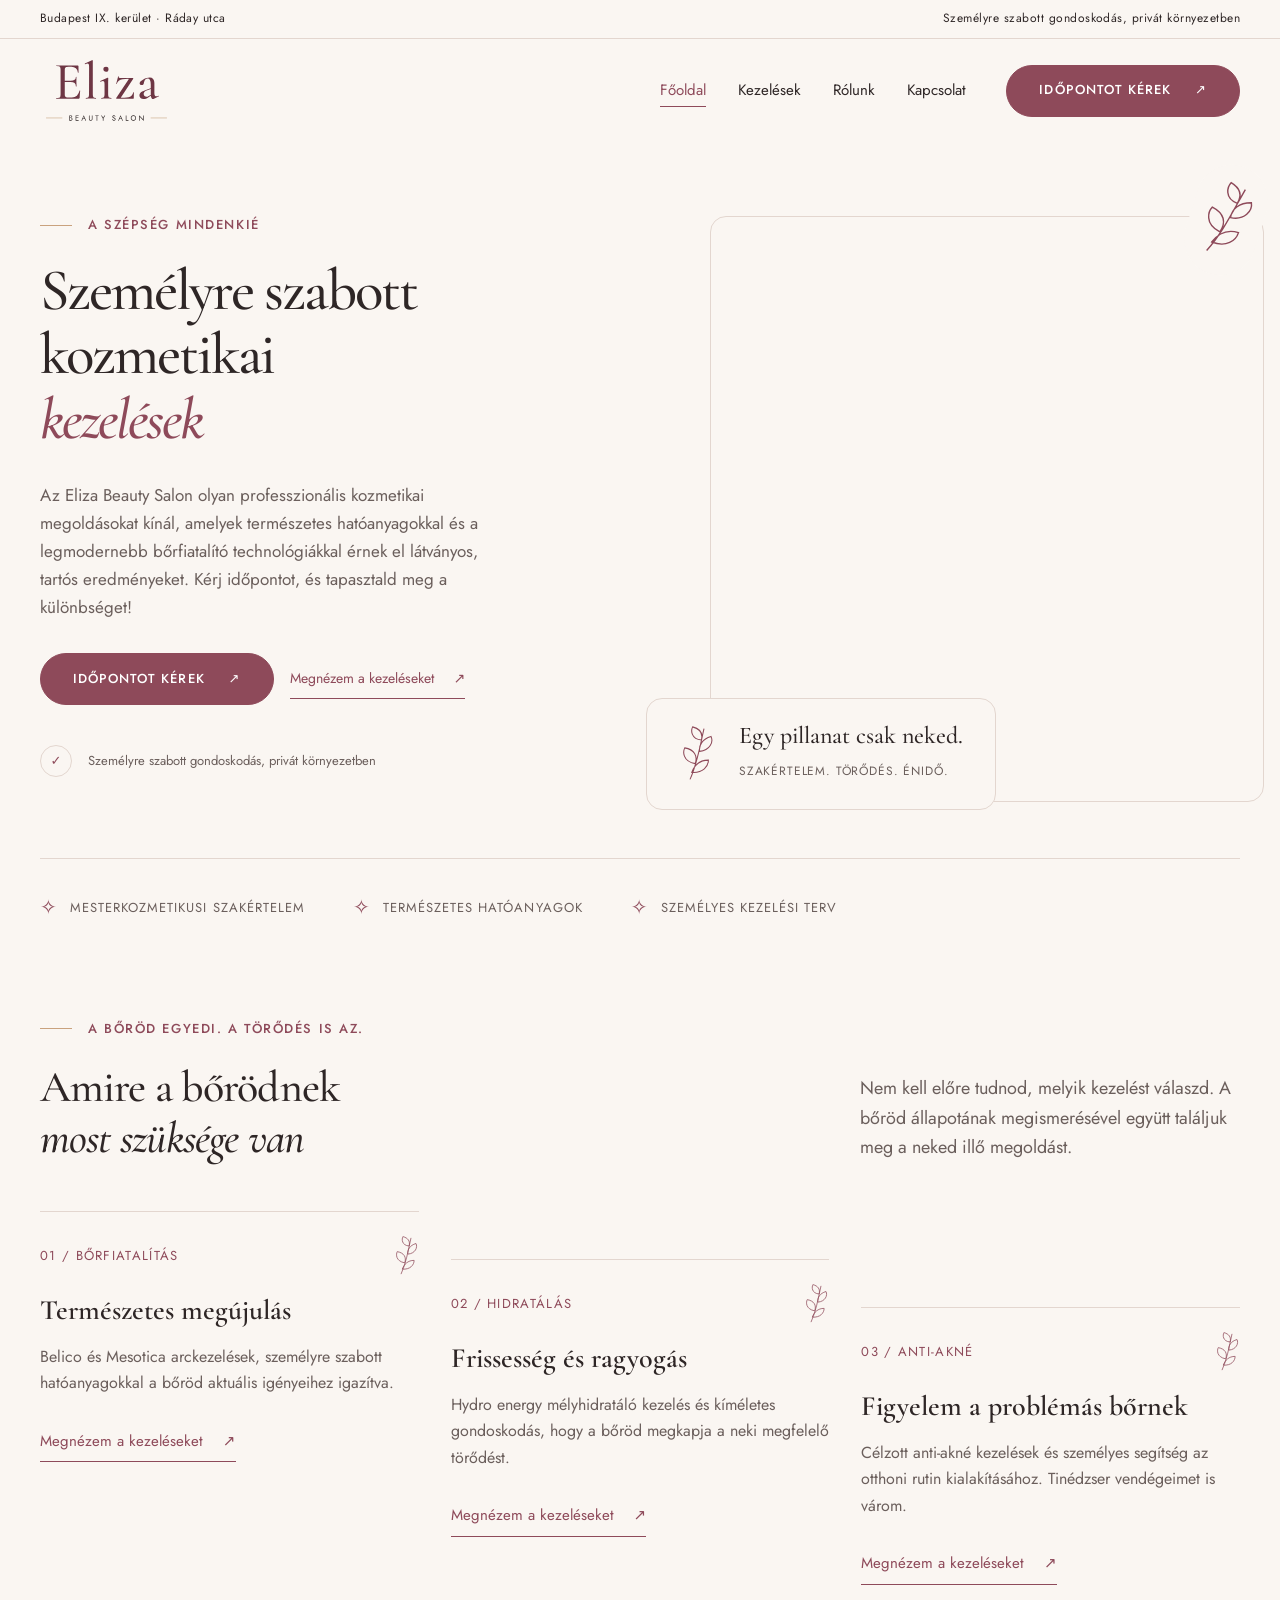
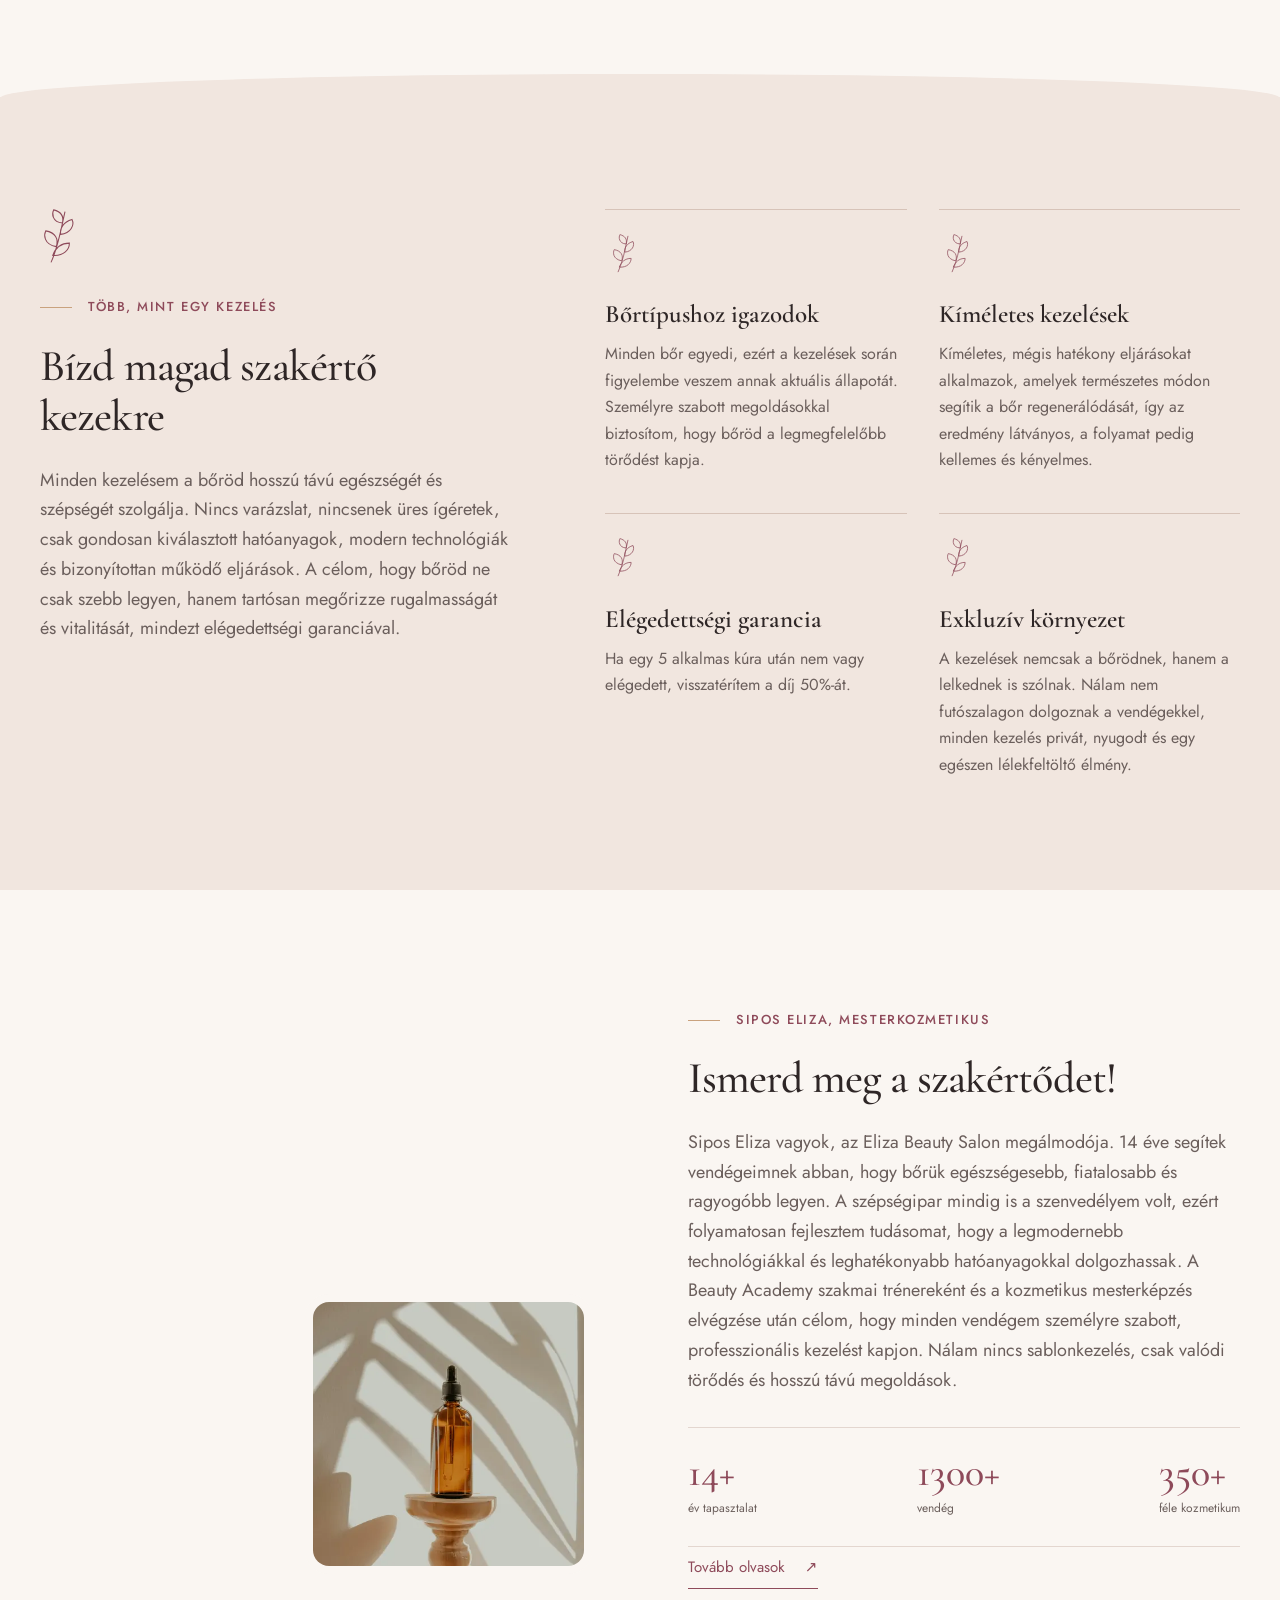
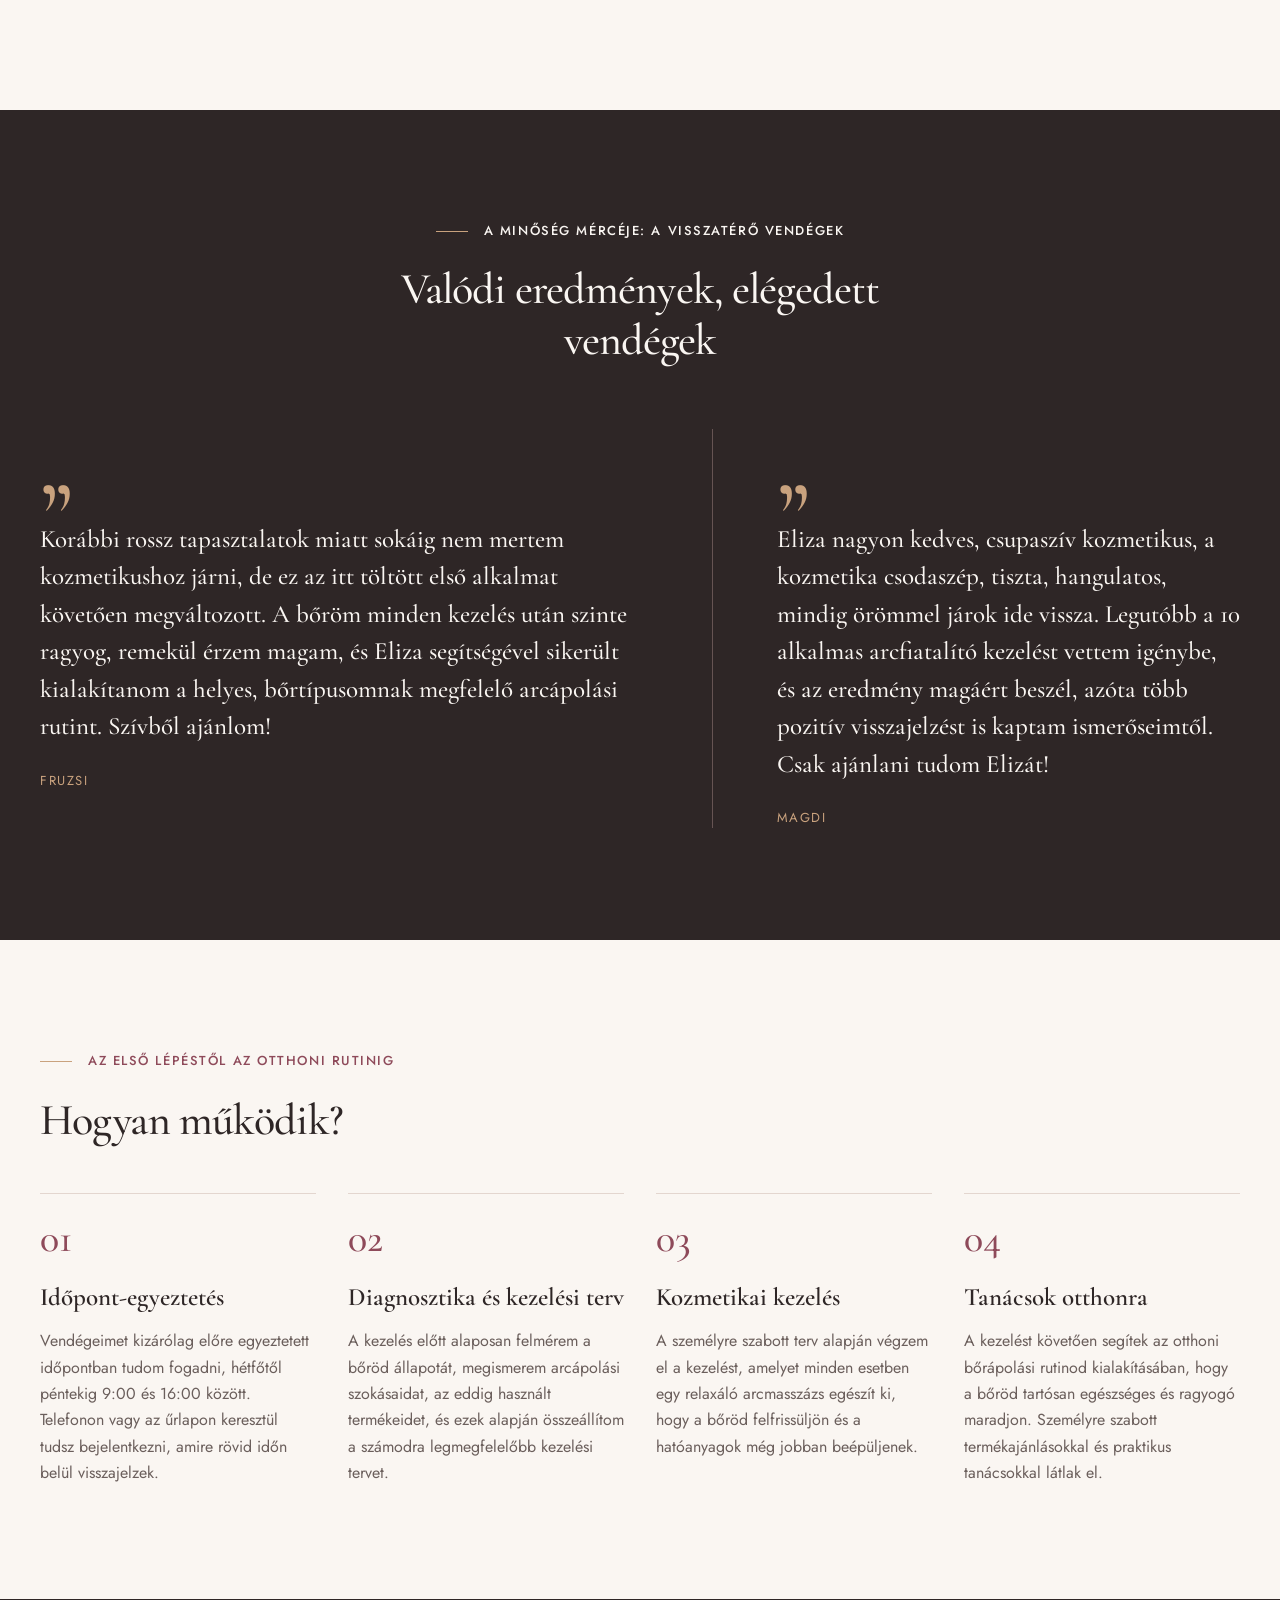
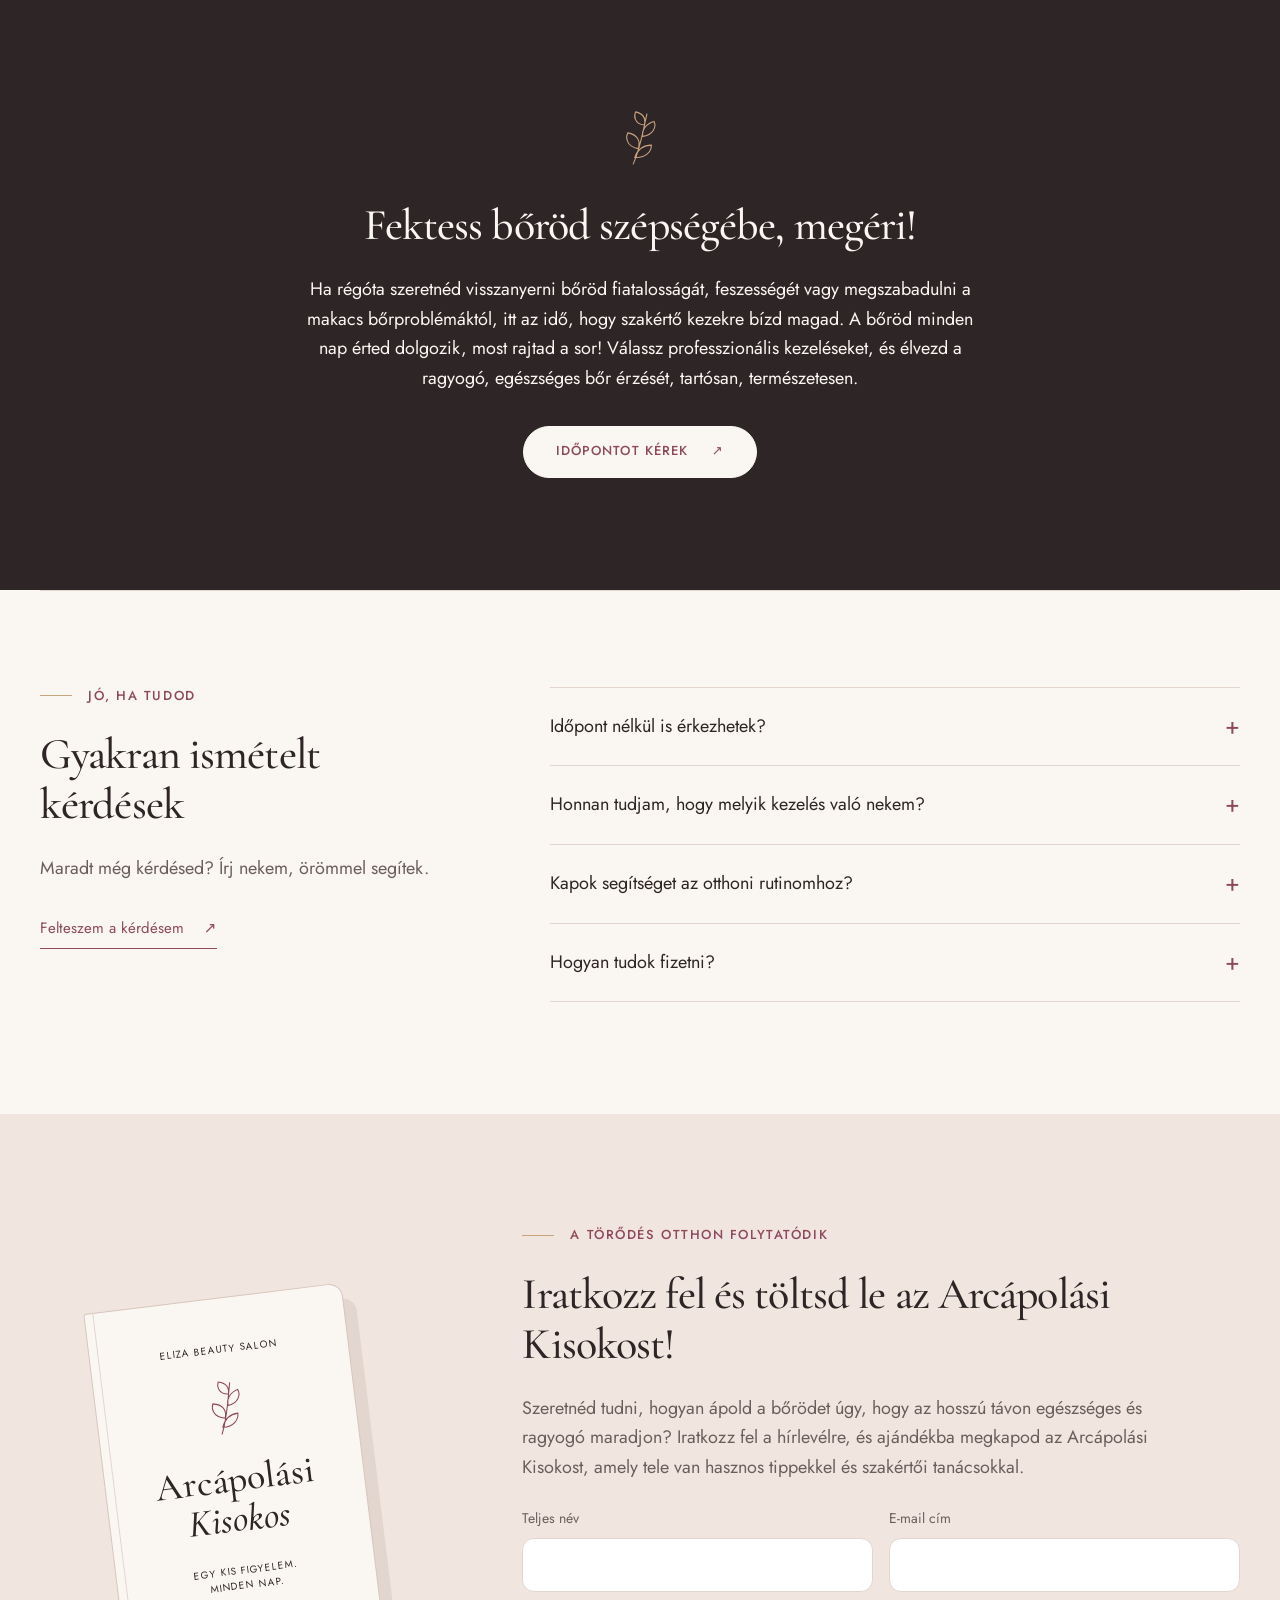
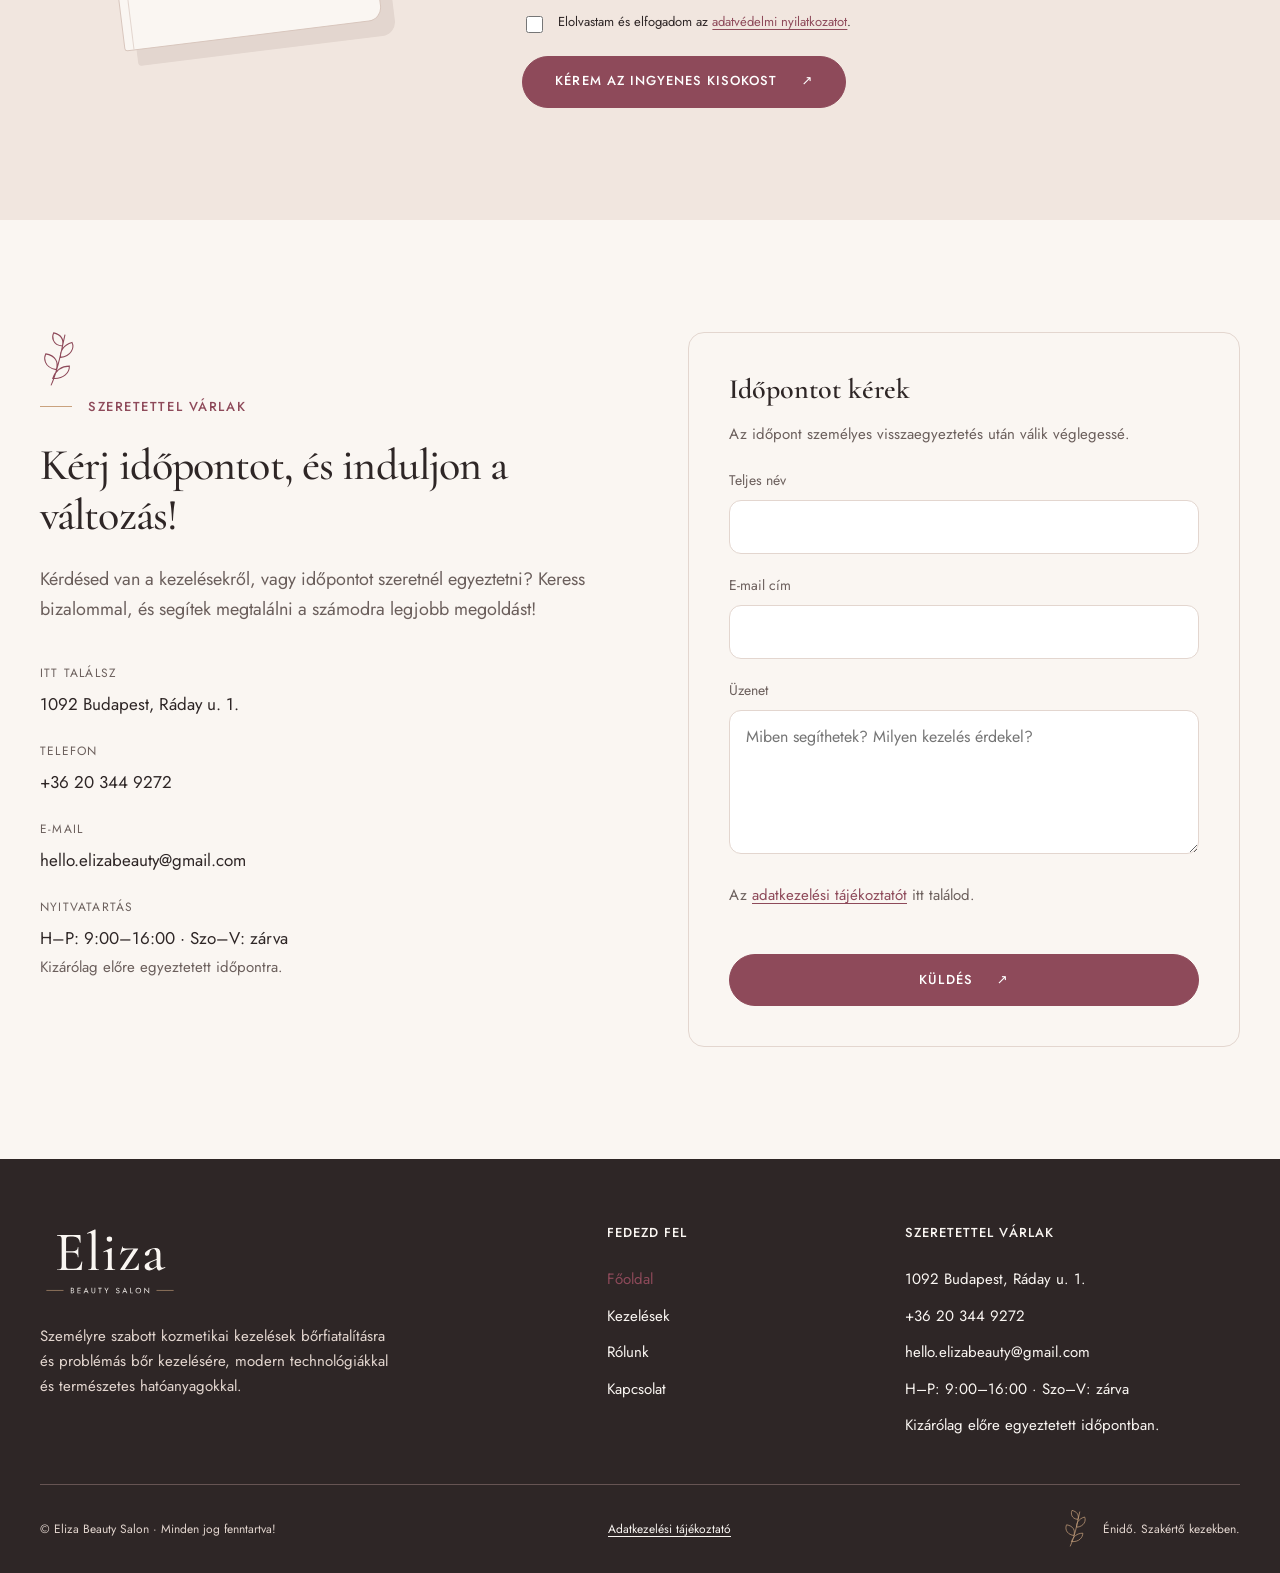
<file: index.html>
<!doctype html>
<html lang="hu"><head><meta charset="utf-8"><meta name="viewport" content="width=device-width, initial-scale=1"><title>Kozmetikai kezelések Budapest IX. | Eliza Beauty Salon</title><meta name="description" content="Személyre szabott kozmetikai kezelések Budapest IX. kerületében. Bőrfiatalítás, hidratálás és anti-akné kezelések Sipos Eliza mesterkozmetikustól. Kérj időpontot!"><link rel="icon" href="logo/favicon.svg" type="image/svg+xml"><link rel="preconnect" href="https://fonts.googleapis.com"><link rel="preconnect" href="https://fonts.gstatic.com" crossorigin><link href="https://fonts.googleapis.com/css2?family=Cormorant+Garamond:ital,wght@0,500;0,600;1,500;1,600&family=Jost:wght@400;500&display=swap" rel="stylesheet"><link rel="stylesheet" href="assets/site.css"><script src="assets/site.js" defer></script>
<link rel="canonical" href="https://eliza-monadesignsoul.netlify.app/">
<meta property="og:title" content="Kozmetikai kezelések Budapest IX. | Eliza Beauty Salon">
<meta property="og:description" content="Személyre szabott kozmetikai kezelések Budapest IX. kerületében. Bőrfiatalítás, hidratálás és anti-akné kezelések Sipos Eliza mesterkozmetikustól. Kérj időpontot!">
<meta property="og:type" content="website">
<meta property="og:url" content="https://eliza-monadesignsoul.netlify.app/">
<meta property="og:site_name" content="Eliza Beauty Salon">
<meta property="og:locale" content="hu_HU">
<meta property="og:image" content="https://eliza-monadesignsoul.netlify.app/images/eliza-megosztas.jpg">
<meta property="og:image:type" content="image/jpeg">
<meta property="og:image:width" content="1200">
<meta property="og:image:height" content="630">
<meta property="og:image:alt" content="Arcpakolás felvitele ecsettel kozmetikai arckezelés közben">
<meta name="twitter:card" content="summary_large_image">
<meta name="twitter:title" content="Kozmetikai kezelések Budapest IX. | Eliza Beauty Salon">
<meta name="twitter:description" content="Személyre szabott kozmetikai kezelések Budapest IX. kerületében. Bőrfiatalítás, hidratálás és anti-akné kezelések Sipos Eliza mesterkozmetikustól. Kérj időpontot!">
<meta name="twitter:image" content="https://eliza-monadesignsoul.netlify.app/images/eliza-megosztas.jpg">
<meta name="twitter:image:alt" content="Arcpakolás felvitele ecsettel kozmetikai arckezelés közben">
<script type="application/ld+json">[{"@context":"https://schema.org","@type":"WebSite","@id":"https://eliza-monadesignsoul.netlify.app/#website","name":"Eliza Beauty Salon","url":"https://eliza-monadesignsoul.netlify.app/","inLanguage":"hu-HU"},{"@context":"https://schema.org","@type":"WebPage","@id":"https://eliza-monadesignsoul.netlify.app/#webpage","url":"https://eliza-monadesignsoul.netlify.app/","name":"Kozmetikai kezelések Budapest IX. | Eliza Beauty Salon","description":"Személyre szabott kozmetikai kezelések Budapest IX. kerületében. Bőrfiatalítás, hidratálás és anti-akné kezelések Sipos Eliza mesterkozmetikustól. Kérj időpontot!","inLanguage":"hu-HU","isPartOf":{"@id":"https://eliza-monadesignsoul.netlify.app/#website"}}]</script>
</head><body><a class="skip" href="#tartalom">Ugrás a tartalomhoz</a><svg aria-hidden="true" style="position:absolute;width:0;height:0;overflow:hidden"><defs><symbol id="sprig" viewBox="0 0 40 64"><path d="M12 61C20 44 23 25 28 3M18 43C3 40 4 29 6 25C17 27 21 34 18 43ZM23 29C35 28 39 18 36 12C26 15 22 22 23 29ZM25 16C13 15 13 5 15 1C23 3 27 8 25 16ZM14 53C27 54 33 46 33 39C23 39 17 45 14 53Z"/></symbol></defs></svg><div class="topline"><div class="wrap"><span>Budapest IX. kerület · Ráday utca</span><span class="location">Személyre szabott gondoskodás, privát környezetben</span></div></div><header class="header" id="header"><div class="wrap nav"><a class="brand" href="index.html" aria-label="Eliza Beauty Salon, főoldal"><img src="logo/logo.svg" alt="Eliza Beauty Salon" width="133" height="78"></a><button class="menu-toggle" aria-controls="main-nav" aria-expanded="false" type="button">Menü <span aria-hidden="true">☰</span></button><nav class="navlinks" id="main-nav" aria-label="Fő navigáció"><a href="index.html" aria-current="page">Főoldal</a><a href="kezelesek.html">Kezelések</a><a href="rolunk.html">Rólunk</a><a href="kapcsolat.html">Kapcsolat</a><a class="btn" href="#kapcsolat">Időpontot kérek <span aria-hidden="true">↗</span></a></nav></div></header><main id="tartalom"><section class="hero"><div class="wrap"><div class="hero-grid"><div class="hero-copy"><div class="kicker">A szépség mindenkié</div><h1>Személyre szabott<br> kozmetikai<br> <em>kezelések</em></h1><p>Az Eliza Beauty Salon olyan professzionális kozmetikai megoldásokat kínál, amelyek természetes hatóanyagokkal és a legmodernebb bőrfiatalító technológiákkal érnek el látványos, tartós eredményeket. Kérj időpontot, és tapasztald meg a különbséget!</p><div class="hero-actions"><a class="btn" href="#kapcsolat">Időpontot kérek <span aria-hidden="true">↗</span></a><a class="textlink" href="kezelesek.html">Megnézem a kezeléseket <span aria-hidden="true">↗</span></a></div><div class="hero-note"><span aria-hidden="true">✓</span><span>Személyre szabott gondoskodás, privát környezetben</span></div></div><div class="hero-visual"><img class="hero-photo" src="images/kezeles-800.webp" srcset="images/kezeles-480.webp 480w, images/kezeles-800.webp 800w, images/kezeles-1200.webp 1200w" sizes="(max-width: 760px) calc(100vw - 52px), (max-width: 1280px) 45vw, 554px" width="1200" height="800" alt="Arcpakolás felvitele ecsettel kozmetikai arckezelés közben" decoding="async" fetchpriority="high"><svg class="sprig hero-flower" aria-hidden="true"><use href="#sprig"/></svg><div class="hero-tag"><svg class="sprig" aria-hidden="true"><use href="#sprig"/></svg><div><strong>Egy pillanat csak neked.</strong><span class="small muted">Szakértelem. Törődés. Énidő.</span></div></div></div></div><div class="hero-bottom"><span>Mesterkozmetikusi szakértelem</span><span>Természetes hatóanyagok</span><span>Személyes kezelési terv</span></div></div></section><section class="section treatments" id="kezelesek" aria-labelledby="treatment-title"><div class="wrap"><div class="section-heading reveal"><div><div class="kicker">A bőröd egyedi. A törődés is az.</div><h2 id="treatment-title">Amire a bőrödnek<br><em>most szüksége van</em></h2></div><p class="muted">Nem kell előre tudnod, melyik kezelést válaszd. A bőröd állapotának megismerésével együtt találjuk meg a neked illő megoldást.</p></div><div class="treatment-grid"><article class="treatment reveal"><div class="mini-line"><span class="number">01 / BŐRFIATALÍTÁS</span><svg class="sprig" aria-hidden="true"><use href="#sprig"/></svg></div><h3>Természetes megújulás</h3><p>Belico és Mesotica arckezelések, személyre szabott hatóanyagokkal a bőröd aktuális igényeihez igazítva.</p><a class="textlink" href="kezelesek.html">Megnézem a kezeléseket <span aria-hidden="true">↗</span></a></article><article class="treatment reveal"><div class="mini-line"><span class="number">02 / HIDRATÁLÁS</span><svg class="sprig" aria-hidden="true"><use href="#sprig"/></svg></div><h3>Frissesség és ragyogás</h3><p>Hydro energy mélyhidratáló kezelés és kíméletes gondoskodás, hogy a bőröd megkapja a neki megfelelő törődést.</p><a class="textlink" href="kezelesek.html">Megnézem a kezeléseket <span aria-hidden="true">↗</span></a></article><article class="treatment reveal"><div class="mini-line"><span class="number">03 / ANTI-AKNÉ</span><svg class="sprig" aria-hidden="true"><use href="#sprig"/></svg></div><h3>Figyelem a problémás bőrnek</h3><p>Célzott anti-akné kezelések és személyes segítség az otthoni rutin kialakításához. Tinédzser vendégeimet is várom.</p><a class="textlink" href="kezelesek.html">Megnézem a kezeléseket <span aria-hidden="true">↗</span></a></article></div></div></section><section class="section care"><div class="wrap"><div class="care-layout"><div class="care-intro"><svg class="sprig" aria-hidden="true"><use href="#sprig"/></svg><div class="kicker">Több, mint egy kezelés</div><h2>Bízd magad szakértő kezekre</h2><p>Minden kezelésem a bőröd hosszú távú egészségét és szépségét szolgálja. Nincs varázslat, nincsenek üres ígéretek, csak gondosan kiválasztott hatóanyagok, modern technológiák és bizonyítottan működő eljárások. A célom, hogy bőröd ne csak szebb legyen, hanem tartósan megőrizze rugalmasságát és vitalitását, mindezt elégedettségi garanciával.</p></div><div class="benefits"><article class="benefit"><svg class="sprig" aria-hidden="true"><use href="#sprig"/></svg><h3>Bőrtípushoz igazodok</h3><p>Minden bőr egyedi, ezért a kezelések során figyelembe veszem annak aktuális állapotát. Személyre szabott megoldásokkal biztosítom, hogy bőröd a legmegfelelőbb törődést kapja.</p></article><article class="benefit"><svg class="sprig" aria-hidden="true"><use href="#sprig"/></svg><h3>Kíméletes kezelések</h3><p>Kíméletes, mégis hatékony eljárásokat alkalmazok, amelyek természetes módon segítik a bőr regenerálódását, így az eredmény látványos, a folyamat pedig kellemes és kényelmes.</p></article><article class="benefit"><svg class="sprig" aria-hidden="true"><use href="#sprig"/></svg><h3>Elégedettségi garancia</h3><p>Ha egy 5 alkalmas kúra után nem vagy elégedett, visszatérítem a díj 50%-át.</p></article><article class="benefit"><svg class="sprig" aria-hidden="true"><use href="#sprig"/></svg><h3>Exkluzív környezet</h3><p>A kezelések nemcsak a bőrödnek, hanem a lelkednek is szólnak. Nálam nem futószalagon dolgoznak a vendégekkel, minden kezelés privát, nyugodt és egy egészen lélekfeltöltő élmény.</p></article></div></div></div></section><section class="section "><div class="wrap"><div class="about-layout"><div class="about-photos"><img class="about-main" src="images/pihenes-800.webp" srcset="images/pihenes-480.webp 480w, images/pihenes-800.webp 800w, images/pihenes-1200.webp 1200w" sizes="(max-width: 760px) calc(100vw - 80px), (max-width: 1280px) 42vw, 520px" width="1200" height="800" alt="Törölköző, testápoló és rózsaszín tulipánok" decoding="async" loading="lazy"><img class="about-detail" src="images/borapolas-800.webp" srcset="images/borapolas-480.webp 480w, images/borapolas-800.webp 800w, images/borapolas-1200.webp 1200w" sizes="(max-width: 760px) 45vw, 260px" width="1200" height="1800" alt="Borostyánszínű pipettás szérumüveg természetes fényben" decoding="async" loading="lazy"></div><div class="about-copy"><div class="kicker">Sipos Eliza, mesterkozmetikus</div><h2>Ismerd meg a szakértődet!</h2><p>Sipos Eliza vagyok, az Eliza Beauty Salon megálmodója. 14 éve segítek vendégeimnek abban, hogy bőrük egészségesebb, fiatalosabb és ragyogóbb legyen. A szépségipar mindig is a szenvedélyem volt, ezért folyamatosan fejlesztem tudásomat, hogy a legmodernebb technológiákkal és leghatékonyabb hatóanyagokkal dolgozhassak. A Beauty Academy szakmai trénereként és a kozmetikus mesterképzés elvégzése után célom, hogy minden vendégem személyre szabott, professzionális kezelést kapjon. Nálam nincs sablonkezelés, csak valódi törődés és hosszú távú megoldások.</p><div class="stats"><div class="stat"><strong>14+</strong><span>év tapasztalat</span></div><div class="stat"><strong>1300+</strong><span>vendég</span></div><div class="stat"><strong>350+</strong><span>féle kozmetikum</span></div></div><a class="textlink" href="rolunk.html">Tovább olvasok <span aria-hidden="true">↗</span></a></div></div></div></section><section class="section testimonials"><div class="wrap"><div class="center-title"><div class="kicker">A minőség mércéje: a visszatérő vendégek</div><h2>Valódi eredmények, elégedett vendégek</h2></div><div class="quotes"><blockquote class="quote"><span class="quote-mark" aria-hidden="true">„</span><p>Korábbi rossz tapasztalatok miatt sokáig nem mertem kozmetikushoz járni, de ez az itt töltött első alkalmat követően megváltozott. A bőröm minden kezelés után szinte ragyog, remekül érzem magam, és Eliza segítségével sikerült kialakítanom a helyes, bőrtípusomnak megfelelő arcápolási rutint. Szívből ajánlom!</p><footer>Fruzsi</footer></blockquote><blockquote class="quote"><span class="quote-mark" aria-hidden="true">„</span><p>Eliza nagyon kedves, csupaszív kozmetikus, a kozmetika csodaszép, tiszta, hangulatos, mindig örömmel járok ide vissza. Legutóbb a 10 alkalmas arcfiatalító kezelést vettem igénybe, és az eredmény magáért beszél, azóta több pozitív visszajelzést is kaptam ismerőseimtől. Csak ajánlani tudom Elizát!</p><footer>Magdi</footer></blockquote></div></div></section><section class="section "><div class="wrap"><div class="section-heading"><div><div class="kicker">Az első lépéstől az otthoni rutinig</div><h2>Hogyan működik?</h2></div></div><div class="steps"><article class="step"><span class="step-number">01</span><h3>Időpont-egyeztetés</h3><p>Vendégeimet kizárólag előre egyeztetett időpontban tudom fogadni, hétfőtől péntekig 9:00 és 16:00 között. Telefonon vagy az űrlapon keresztül tudsz bejelentkezni, amire rövid időn belül visszajelzek.</p></article><article class="step"><span class="step-number">02</span><h3>Diagnosztika és kezelési terv</h3><p>A kezelés előtt alaposan felmérem a bőröd állapotát, megismerem arcápolási szokásaidat, az eddig használt termékeidet, és ezek alapján összeállítom a számodra legmegfelelőbb kezelési tervet.</p></article><article class="step"><span class="step-number">03</span><h3>Kozmetikai kezelés</h3><p>A személyre szabott terv alapján végzem el a kezelést, amelyet minden esetben egy relaxáló arcmasszázs egészít ki, hogy a bőröd felfrissüljön és a hatóanyagok még jobban beépüljenek.</p></article><article class="step"><span class="step-number">04</span><h3>Tanácsok otthonra</h3><p>A kezelést követően segítek az otthoni bőrápolási rutinod kialakításában, hogy a bőröd tartósan egészséges és ragyogó maradjon. Személyre szabott termékajánlásokkal és praktikus tanácsokkal látlak el.</p></article></div></div></section><section class="section callout"><div class="wrap"><div class="callout-inner"><svg class="sprig" aria-hidden="true"><use href="#sprig"/></svg><h2>Fektess bőröd szépségébe, megéri!</h2><p>Ha régóta szeretnéd visszanyerni bőröd fiatalosságát, feszességét vagy megszabadulni a makacs bőrproblémáktól, itt az idő, hogy szakértő kezekre bízd magad. A bőröd minden nap érted dolgozik, most rajtad a sor! Válassz professzionális kezeléseket, és élvezd a ragyogó, egészséges bőr érzését, tartósan, természetesen.</p><a class="btn" href="#kapcsolat">Időpontot kérek <span aria-hidden="true">↗</span></a></div></div></section><section class="section faq-section"><div class="wrap"><div class="faq-layout"><div class="faq-intro"><div class="kicker">Jó, ha tudod</div><h2>Gyakran ismételt kérdések</h2><p class="muted">Maradt még kérdésed? Írj nekem, örömmel segítek.</p><a class="textlink" href="#kapcsolat">Felteszem a kérdésem <span aria-hidden="true">↗</span></a></div><div><details class="faq"><summary>Időpont nélkül is érkezhetek?</summary><p>Nem, a kozmetikámban kizárólag időpontra fogadok vendégeket.</p></details><details class="faq"><summary>Honnan tudjam, hogy melyik kezelés való nekem?</summary><p>Az első találkozás alkalmával a kezelés előtt diagnosztizálom a bőrödet, és felvázolom a kezelési tervet.</p></details><details class="faq"><summary>Kapok segítséget az otthoni rutinomhoz?</summary><p>Igen, természetesen! Az első alkalmat követően elmondom, hogy mire figyelj a mindennapokban, milyen termékeket használj, hogy a bőröd a lehető legjobb törődést kapja.</p></details><details class="faq"><summary>Hogyan tudok fizetni?</summary><p>Bankkártyával és készpénzzel is fizethetsz a szalonban.</p></details></div></div></div></section><section class="section newsletter" aria-labelledby="newsletter-title"><div class="wrap newsletter-grid"><div class="book-visual reveal soft" aria-hidden="true"><div class="book"><span class="small">Eliza Beauty Salon</span><svg class="sprig"><use href="#sprig"/></svg><span class="book-title">Arcápolási<br><em>Kisokos</em></span><span class="small" style="margin-top:24px">Egy kis figyelem.<br>Minden nap.</span></div></div><div class="newsletter-copy reveal"><div class="kicker">A törődés otthon folytatódik</div><h2 id="newsletter-title">Iratkozz fel és töltsd le az Arcápolási Kisokost!</h2><p>Szeretnéd tudni, hogyan ápold a bőrödet úgy, hogy az hosszú távon egészséges és ragyogó maradjon? Iratkozz fel a hírlevélre, és ajándékba megkapod az Arcápolási Kisokost, amely tele van hasznos tippekkel és szakértői tanácsokkal.</p><form data-demo="newsletter"><div class="signup-fields"><div class="field"><label for="signup-name">Teljes név</label><input id="signup-name" name="name" required autocomplete="name" maxlength="120"></div><div class="field"><label for="signup-email">E-mail cím</label><input id="signup-email" name="email" type="email" required autocomplete="email" maxlength="254"></div></div><label class="checkbox"><input type="checkbox" name="consent" required><span>Elolvastam és elfogadom az <a class="inline-button" href="adatkezeles.html">adatvédelmi nyilatkozatot</a>.</span></label><button class="btn" type="submit">Kérem az ingyenes kisokost <span aria-hidden="true">↗</span></button><p class="form-status" role="status" aria-live="polite"></p></form></div></div></section><section class="section " id="kapcsolat"><div class="wrap"><div class="contact-layout"><div class="contact-copy"><svg class="sprig" aria-hidden="true"><use href="#sprig"/></svg><div class="kicker">Szeretettel várlak</div><h2>Kérj időpontot, és induljon a változás!</h2><p>Kérdésed van a kezelésekről, vagy időpontot szeretnél egyeztetni? Keress bizalommal, és segítek megtalálni a számodra legjobb megoldást!</p><dl class="contact-info"><div><dt>Itt találsz</dt><dd>1092 Budapest, Ráday u. 1.</dd></div><div><dt>Telefon</dt><dd><a href="tel:+36203449272">+36 20 344 9272</a></dd></div><div><dt>E-mail</dt><dd><a href="mailto:hello.elizabeauty@gmail.com">hello.elizabeauty@gmail.com</a></dd></div><div><dt>Nyitvatartás</dt><dd>H–P: 9:00–16:00 · Szo–V: zárva<br><span class="small muted">Kizárólag előre egyeztetett időpontra.</span></dd></div></dl></div><form class="contact-form" name="kapcsolat" method="POST" data-netlify="true" netlify-honeypot="bot-field" data-contact-form aria-describedby="contact-help"><input type="hidden" name="form-name" value="kapcsolat"><input type="hidden" name="source-page" value="/"><p hidden><label>Hagyd üresen ezt a mezőt: <input name="bot-field" tabindex="-1" autocomplete="off"></label></p><h3>Időpontot kérek</h3><p class="small" id="contact-help">Az időpont személyes visszaegyeztetés után válik véglegessé.</p><div class="field"><label for="contact-name">Teljes név</label><input id="contact-name" name="name" autocomplete="name" required maxlength="120"></div><div class="field"><label for="contact-email">E-mail cím</label><input id="contact-email" name="email" type="email" autocomplete="email" required maxlength="254"></div><div class="field"><label for="contact-message">Üzenet</label><textarea id="contact-message" name="message" required maxlength="3000" placeholder="Miben segíthetek? Milyen kezelés érdekel?"></textarea></div><p class="small muted">Az <a class="inline-button" href="adatkezeles.html">adatkezelési tájékoztatót</a> itt találod.</p><button class="btn" type="submit">Küldés <span aria-hidden="true">↗</span></button><p class="form-status" role="status" aria-live="polite"></p></form></div></div></section></main><footer class="footer"><div class="wrap"><div class="footer-top"><div class="footer-brand"><a href="index.html"><img src="logo/logo-feher.svg" alt="Eliza Beauty Salon" width="140" height="77" loading="lazy"></a><p>Személyre szabott kozmetikai kezelések bőrfiatalításra és problémás bőr kezelésére, modern technológiákkal és természetes hatóanyagokkal.</p></div><div><h2 class="footer-heading">Fedezd fel</h2><nav class="footer-links" aria-label="Lábléc navigáció"><a href="index.html" aria-current="page">Főoldal</a><a href="kezelesek.html">Kezelések</a><a href="rolunk.html">Rólunk</a><a href="kapcsolat.html">Kapcsolat</a></nav></div><div><h2 class="footer-heading">Szeretettel várlak</h2><div class="footer-links"><span>1092 Budapest, Ráday u. 1.</span><a href="tel:+36203449272">+36 20 344 9272</a><a href="mailto:hello.elizabeauty@gmail.com">hello.elizabeauty@gmail.com</a><span>H–P: 9:00–16:00 · Szo–V: zárva</span><span class="small">Kizárólag előre egyeztetett időpontban.</span></div></div></div><div class="footer-bottom"><span>© Eliza Beauty Salon · Minden jog fenntartva!</span><a class="inline-button" href="adatkezeles.html">Adatkezelési tájékoztató</a><span class="footer-mark"><svg class="sprig" aria-hidden="true"><use href="#sprig"/></svg> Énidő. Szakértő kezekben.</span></div></div></footer><noscript><p class="wrap small">A kapcsolati űrlap JavaScript nélkül is elküldhető.</p></noscript></body></html>
</file>
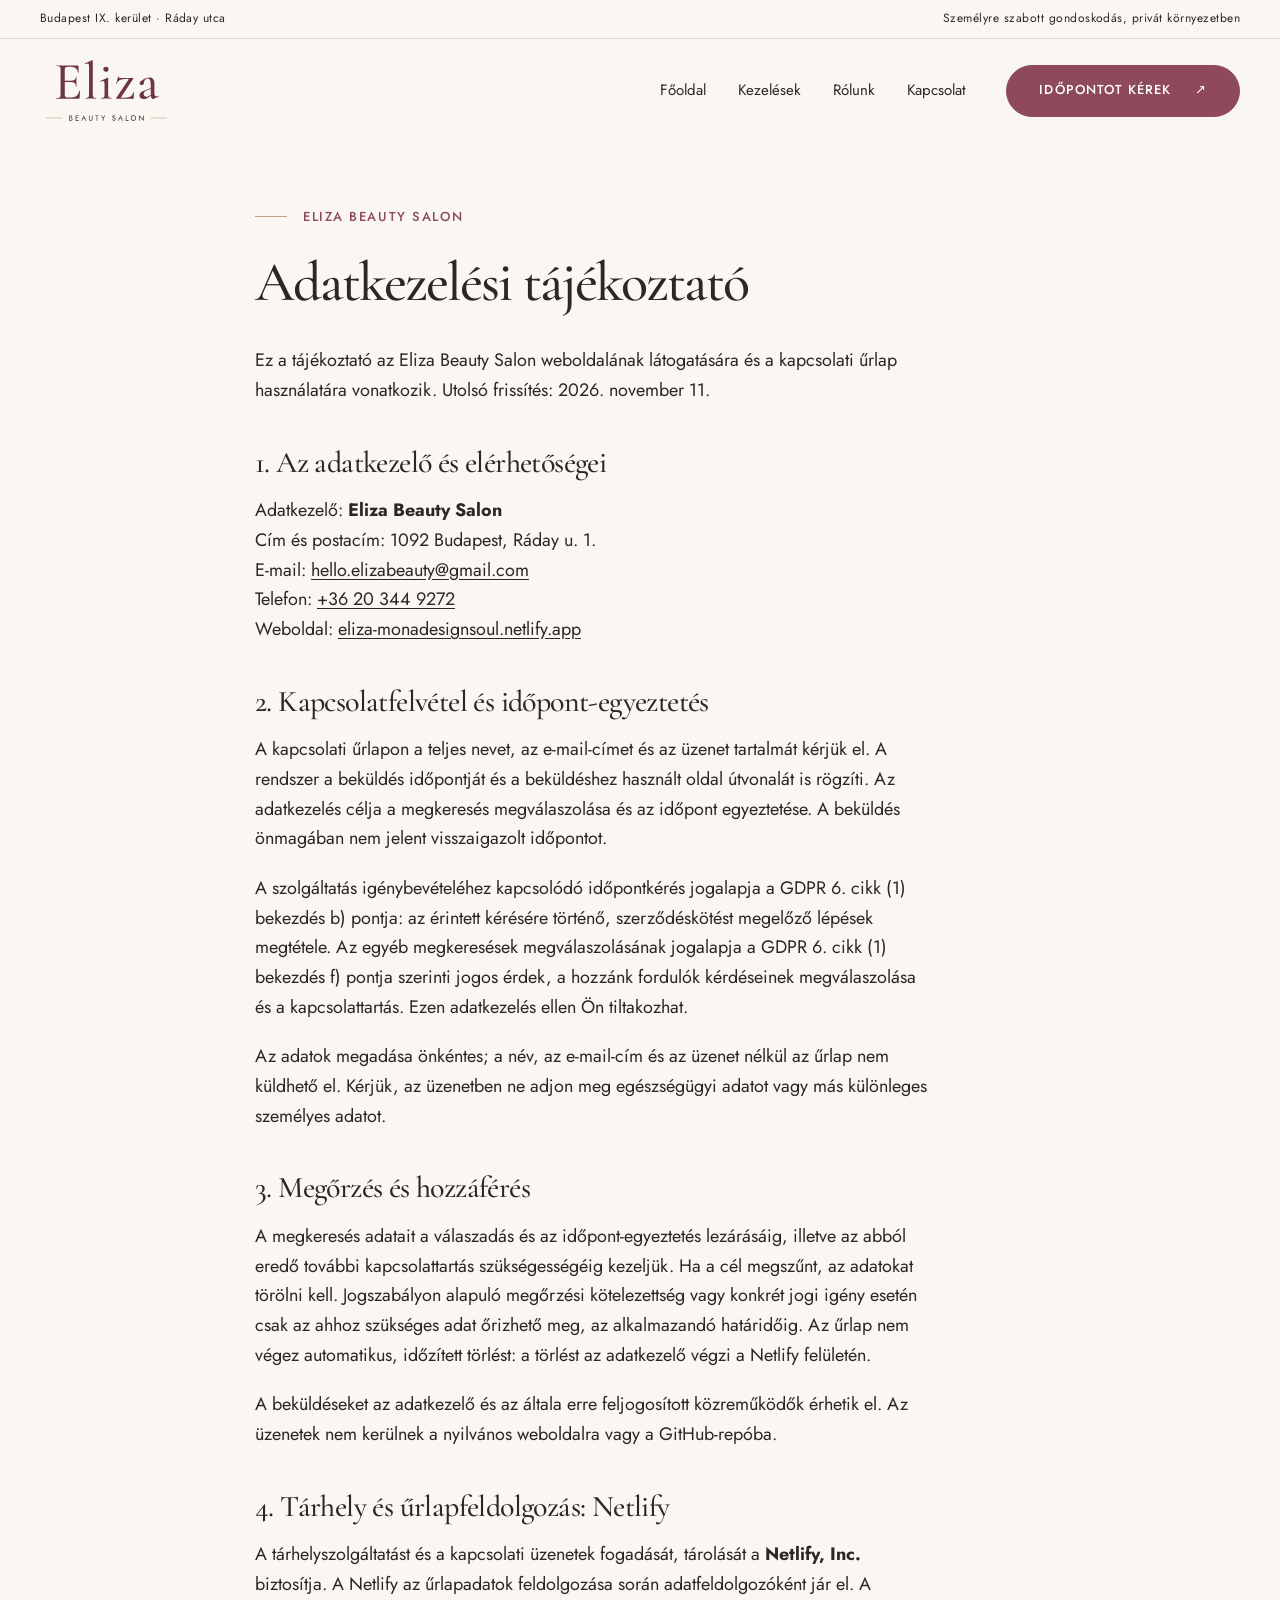
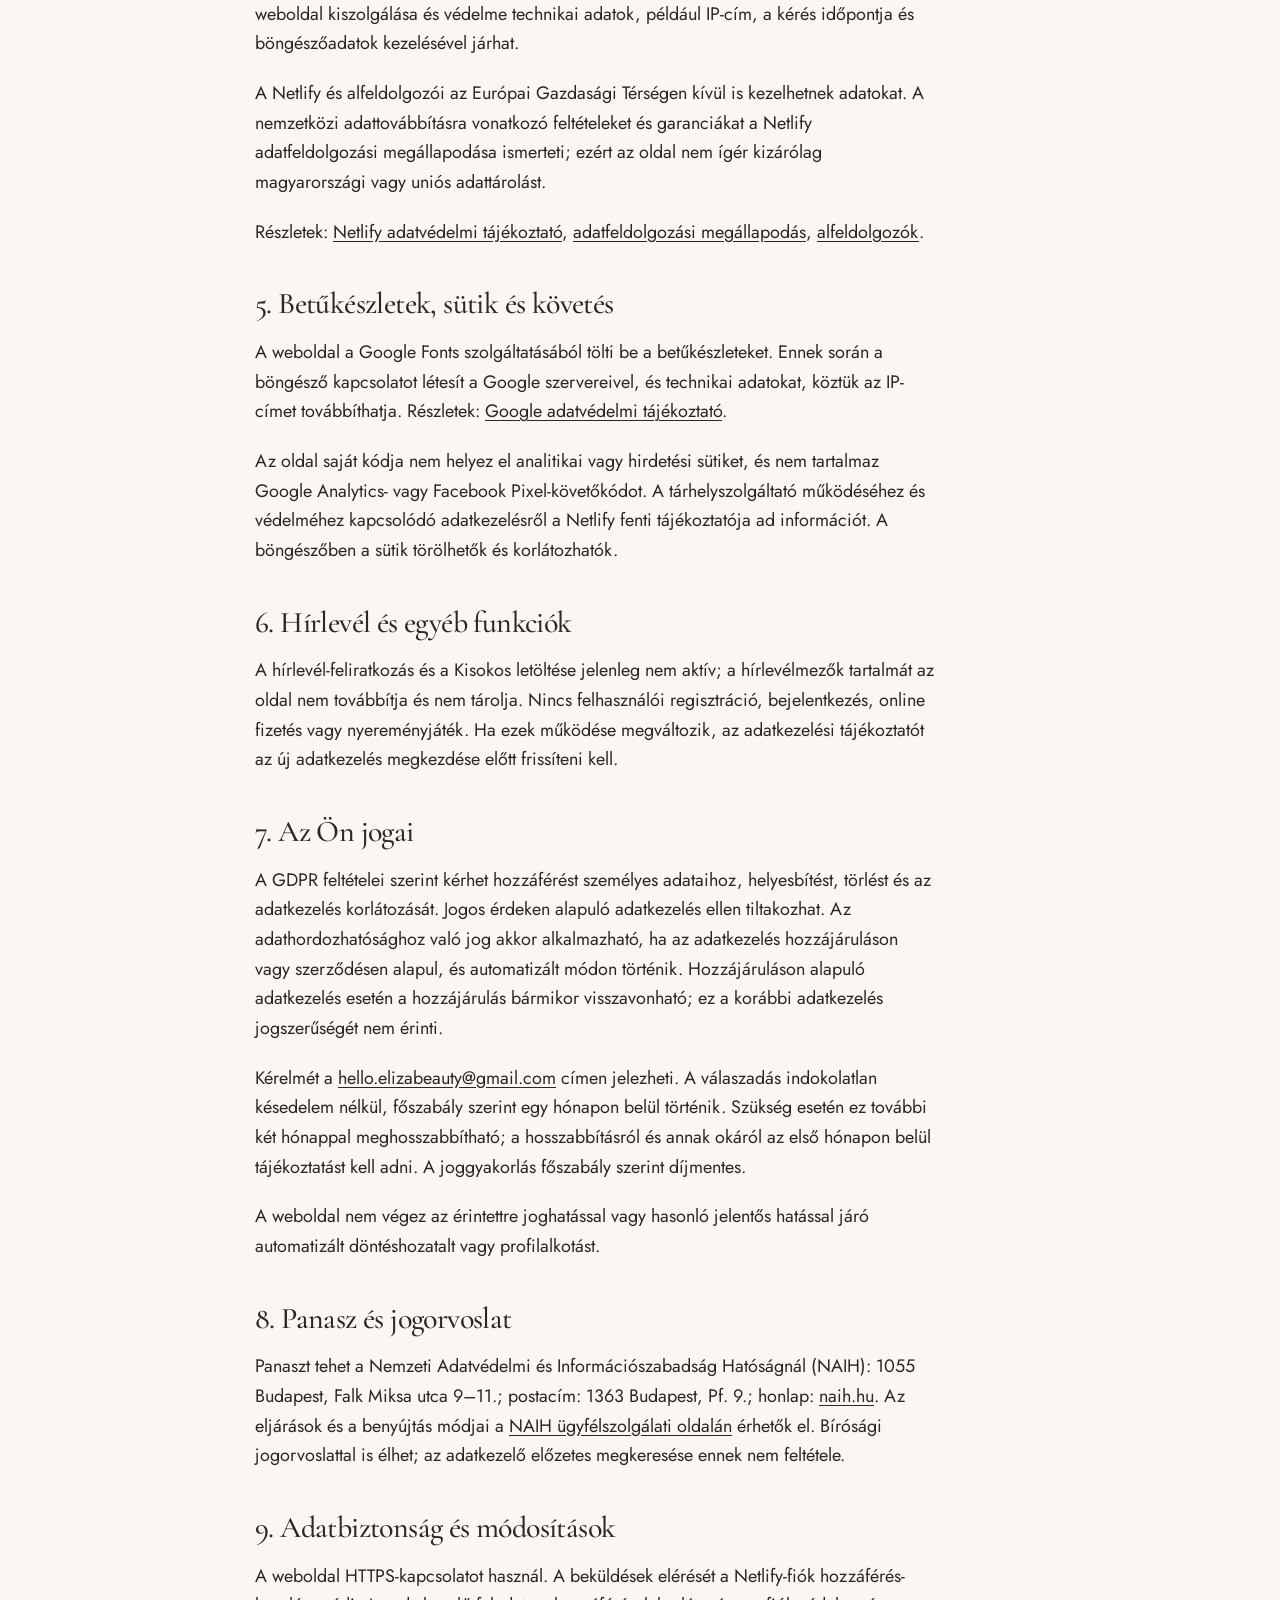
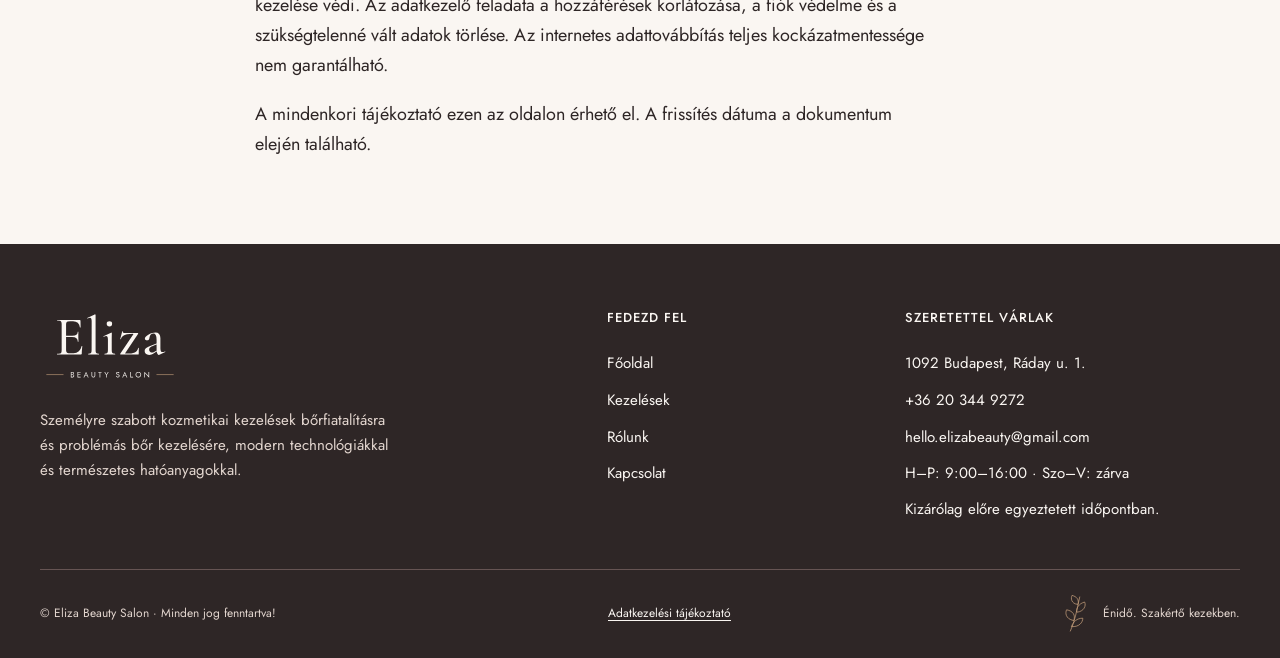
<file: adatkezeles.html>
<!doctype html>
<html lang="hu"><head><meta charset="utf-8"><meta name="viewport" content="width=device-width, initial-scale=1"><title>Adatkezelési tájékoztató | Eliza Beauty Salon</title><meta name="description" content="Tájékoztatás az Eliza Beauty Salon weboldalának adatkezeléséről, a kapcsolati űrlapról, az adatfeldolgozókról és az érintetti jogokról."><link rel="icon" href="logo/favicon.svg" type="image/svg+xml"><link rel="preconnect" href="https://fonts.googleapis.com"><link rel="preconnect" href="https://fonts.gstatic.com" crossorigin><link href="https://fonts.googleapis.com/css2?family=Cormorant+Garamond:ital,wght@0,500;0,600;1,500;1,600&family=Jost:wght@400;500&display=swap" rel="stylesheet"><link rel="stylesheet" href="assets/site.css"><script src="assets/site.js" defer></script>
<link rel="canonical" href="https://eliza-monadesignsoul.netlify.app/adatkezeles">
<meta property="og:title" content="Adatkezelési tájékoztató | Eliza Beauty Salon">
<meta property="og:description" content="Tájékoztatás az Eliza Beauty Salon weboldalának adatkezeléséről, a kapcsolati űrlapról, az adatfeldolgozókról és az érintetti jogokról.">
<meta property="og:type" content="website">
<meta property="og:url" content="https://eliza-monadesignsoul.netlify.app/adatkezeles">
<meta property="og:site_name" content="Eliza Beauty Salon">
<meta property="og:locale" content="hu_HU">
<meta property="og:image" content="https://eliza-monadesignsoul.netlify.app/images/eliza-megosztas.jpg">
<meta property="og:image:type" content="image/jpeg">
<meta property="og:image:width" content="1200">
<meta property="og:image:height" content="630">
<meta property="og:image:alt" content="Arcpakolás felvitele ecsettel kozmetikai arckezelés közben">
<meta name="twitter:card" content="summary_large_image">
<meta name="twitter:title" content="Adatkezelési tájékoztató | Eliza Beauty Salon">
<meta name="twitter:description" content="Tájékoztatás az Eliza Beauty Salon weboldalának adatkezeléséről, a kapcsolati űrlapról, az adatfeldolgozókról és az érintetti jogokról.">
<meta name="twitter:image" content="https://eliza-monadesignsoul.netlify.app/images/eliza-megosztas.jpg">
<meta name="twitter:image:alt" content="Arcpakolás felvitele ecsettel kozmetikai arckezelés közben">
<script type="application/ld+json">[{"@context":"https://schema.org","@type":"WebSite","@id":"https://eliza-monadesignsoul.netlify.app/#website","name":"Eliza Beauty Salon","url":"https://eliza-monadesignsoul.netlify.app/","inLanguage":"hu-HU"},{"@context":"https://schema.org","@type":"WebPage","@id":"https://eliza-monadesignsoul.netlify.app/adatkezeles#webpage","url":"https://eliza-monadesignsoul.netlify.app/adatkezeles","name":"Adatkezelési tájékoztató | Eliza Beauty Salon","description":"Tájékoztatás az Eliza Beauty Salon weboldalának adatkezeléséről, a kapcsolati űrlapról, az adatfeldolgozókról és az érintetti jogokról.","inLanguage":"hu-HU","isPartOf":{"@id":"https://eliza-monadesignsoul.netlify.app/#website"}}]</script>
</head><body><a class="skip" href="#tartalom">Ugrás a tartalomhoz</a><svg aria-hidden="true" style="position:absolute;width:0;height:0;overflow:hidden"><defs><symbol id="sprig" viewBox="0 0 40 64"><path d="M12 61C20 44 23 25 28 3M18 43C3 40 4 29 6 25C17 27 21 34 18 43ZM23 29C35 28 39 18 36 12C26 15 22 22 23 29ZM25 16C13 15 13 5 15 1C23 3 27 8 25 16ZM14 53C27 54 33 46 33 39C23 39 17 45 14 53Z"/></symbol></defs></svg><div class="topline"><div class="wrap"><span>Budapest IX. kerület · Ráday utca</span><span class="location">Személyre szabott gondoskodás, privát környezetben</span></div></div><header class="header" id="header"><div class="wrap nav"><a class="brand" href="index.html" aria-label="Eliza Beauty Salon, főoldal"><img src="logo/logo.svg" alt="Eliza Beauty Salon" width="133" height="78"></a><button class="menu-toggle" aria-controls="main-nav" aria-expanded="false" type="button">Menü <span aria-hidden="true">☰</span></button><nav class="navlinks" id="main-nav" aria-label="Fő navigáció"><a href="index.html">Főoldal</a><a href="kezelesek.html">Kezelések</a><a href="rolunk.html">Rólunk</a><a href="kapcsolat.html">Kapcsolat</a><a class="btn" href="#kapcsolat">Időpontot kérek <span aria-hidden="true">↗</span></a></nav></div></header><main id="tartalom"><article class="privacy-content wrap">
<div class="kicker">Eliza Beauty Salon</div><h1>Adatkezelési tájékoztató</h1>
<p>Ez a tájékoztató az Eliza Beauty Salon weboldalának látogatására és a kapcsolati űrlap használatára vonatkozik. Utolsó frissítés: 2026. november 11.</p>
<h2>1. Az adatkezelő és elérhetőségei</h2>
<p>Adatkezelő: <strong>Eliza Beauty Salon</strong><br>Cím és postacím: 1092 Budapest, Ráday u. 1.<br>E-mail: <a href="mailto:hello.elizabeauty@gmail.com">hello.elizabeauty@gmail.com</a><br>Telefon: <a href="tel:+36203449272">+36 20 344 9272</a><br>Weboldal: <a href="https://eliza-monadesignsoul.netlify.app/">eliza-monadesignsoul.netlify.app</a></p>
<h2>2. Kapcsolatfelvétel és időpont-egyeztetés</h2>
<p>A kapcsolati űrlapon a teljes nevet, az e-mail-címet és az üzenet tartalmát kérjük el. A rendszer a beküldés időpontját és a beküldéshez használt oldal útvonalát is rögzíti. Az adatkezelés célja a megkeresés megválaszolása és az időpont egyeztetése. A beküldés önmagában nem jelent visszaigazolt időpontot.</p>
<p>A szolgáltatás igénybevételéhez kapcsolódó időpontkérés jogalapja a GDPR 6. cikk (1) bekezdés b) pontja: az érintett kérésére történő, szerződéskötést megelőző lépések megtétele. Az egyéb megkeresések megválaszolásának jogalapja a GDPR 6. cikk (1) bekezdés f) pontja szerinti jogos érdek, a hozzánk fordulók kérdéseinek megválaszolása és a kapcsolattartás. Ezen adatkezelés ellen Ön tiltakozhat.</p>
<p>Az adatok megadása önkéntes; a név, az e-mail-cím és az üzenet nélkül az űrlap nem küldhető el. Kérjük, az üzenetben ne adjon meg egészségügyi adatot vagy más különleges személyes adatot.</p>
<h2>3. Megőrzés és hozzáférés</h2>
<p>A megkeresés adatait a válaszadás és az időpont-egyeztetés lezárásáig, illetve az abból eredő további kapcsolattartás szükségességéig kezeljük. Ha a cél megszűnt, az adatokat törölni kell. Jogszabályon alapuló megőrzési kötelezettség vagy konkrét jogi igény esetén csak az ahhoz szükséges adat őrizhető meg, az alkalmazandó határidőig. Az űrlap nem végez automatikus, időzített törlést: a törlést az adatkezelő végzi a Netlify felületén.</p>
<p>A beküldéseket az adatkezelő és az általa erre feljogosított közreműködők érhetik el. Az üzenetek nem kerülnek a nyilvános weboldalra vagy a GitHub-repóba.</p>
<h2>4. Tárhely és űrlapfeldolgozás: Netlify</h2>
<p>A tárhelyszolgáltatást és a kapcsolati üzenetek fogadását, tárolását a <strong>Netlify, Inc.</strong> biztosítja. A Netlify az űrlapadatok feldolgozása során adatfeldolgozóként jár el. A weboldal kiszolgálása és védelme technikai adatok, például IP-cím, a kérés időpontja és böngészőadatok kezelésével járhat.</p>
<p>A Netlify és alfeldolgozói az Európai Gazdasági Térségen kívül is kezelhetnek adatokat. A nemzetközi adattovábbításra vonatkozó feltételeket és garanciákat a Netlify adatfeldolgozási megállapodása ismerteti; ezért az oldal nem ígér kizárólag magyarországi vagy uniós adattárolást.</p>
<p>Részletek: <a href="https://www.netlify.com/privacy/">Netlify adatvédelmi tájékoztató</a>, <a href="https://www.netlify.com/pdf/netlify-dpa.pdf">adatfeldolgozási megállapodás</a>, <a href="https://www.netlify.com/legal/subprocessors/">alfeldolgozók</a>.</p>
<h2>5. Betűkészletek, sütik és követés</h2>
<p>A weboldal a Google Fonts szolgáltatásából tölti be a betűkészleteket. Ennek során a böngésző kapcsolatot létesít a Google szervereivel, és technikai adatokat, köztük az IP-címet továbbíthatja. Részletek: <a href="https://policies.google.com/privacy?hl=hu">Google adatvédelmi tájékoztató</a>.</p>
<p>Az oldal saját kódja nem helyez el analitikai vagy hirdetési sütiket, és nem tartalmaz Google Analytics- vagy Facebook Pixel-követőkódot. A tárhelyszolgáltató működéséhez és védelméhez kapcsolódó adatkezelésről a Netlify fenti tájékoztatója ad információt. A böngészőben a sütik törölhetők és korlátozhatók.</p>
<h2>6. Hírlevél és egyéb funkciók</h2>
<p>A hírlevél-feliratkozás és a Kisokos letöltése jelenleg nem aktív; a hírlevélmezők tartalmát az oldal nem továbbítja és nem tárolja. Nincs felhasználói regisztráció, bejelentkezés, online fizetés vagy nyereményjáték. Ha ezek működése megváltozik, az adatkezelési tájékoztatót az új adatkezelés megkezdése előtt frissíteni kell.</p>
<h2>7. Az Ön jogai</h2>
<p>A GDPR feltételei szerint kérhet hozzáférést személyes adataihoz, helyesbítést, törlést és az adatkezelés korlátozását. Jogos érdeken alapuló adatkezelés ellen tiltakozhat. Az adathordozhatósághoz való jog akkor alkalmazható, ha az adatkezelés hozzájáruláson vagy szerződésen alapul, és automatizált módon történik. Hozzájáruláson alapuló adatkezelés esetén a hozzájárulás bármikor visszavonható; ez a korábbi adatkezelés jogszerűségét nem érinti.</p>
<p>Kérelmét a <a href="mailto:hello.elizabeauty@gmail.com">hello.elizabeauty@gmail.com</a> címen jelezheti. A válaszadás indokolatlan késedelem nélkül, főszabály szerint egy hónapon belül történik. Szükség esetén ez további két hónappal meghosszabbítható; a hosszabbításról és annak okáról az első hónapon belül tájékoztatást kell adni. A joggyakorlás főszabály szerint díjmentes.</p>
<p>A weboldal nem végez az érintettre joghatással vagy hasonló jelentős hatással járó automatizált döntéshozatalt vagy profilalkotást.</p>
<h2>8. Panasz és jogorvoslat</h2>
<p>Panaszt tehet a Nemzeti Adatvédelmi és Információszabadság Hatóságnál (NAIH): 1055 Budapest, Falk Miksa utca 9–11.; postacím: 1363 Budapest, Pf. 9.; honlap: <a href="https://naih.hu/">naih.hu</a>. Az eljárások és a benyújtás módjai a <a href="https://naih.hu/ugyfelszolgalat-kapcsolat">NAIH ügyfélszolgálati oldalán</a> érhetők el. Bírósági jogorvoslattal is élhet; az adatkezelő előzetes megkeresése ennek nem feltétele.</p>
<h2>9. Adatbiztonság és módosítások</h2>
<p>A weboldal HTTPS-kapcsolatot használ. A beküldések elérését a Netlify-fiók hozzáférés-kezelése védi. Az adatkezelő feladata a hozzáférések korlátozása, a fiók védelme és a szükségtelenné vált adatok törlése. Az internetes adattovábbítás teljes kockázatmentessége nem garantálható.</p>
<p>A mindenkori tájékoztató ezen az oldalon érhető el. A frissítés dátuma a dokumentum elején található.</p>
</article></main><footer class="footer"><div class="wrap"><div class="footer-top"><div class="footer-brand"><a href="index.html"><img src="logo/logo-feher.svg" alt="Eliza Beauty Salon" width="140" height="77" loading="lazy"></a><p>Személyre szabott kozmetikai kezelések bőrfiatalításra és problémás bőr kezelésére, modern technológiákkal és természetes hatóanyagokkal.</p></div><div><h2 class="footer-heading">Fedezd fel</h2><nav class="footer-links" aria-label="Lábléc navigáció"><a href="index.html">Főoldal</a><a href="kezelesek.html">Kezelések</a><a href="rolunk.html">Rólunk</a><a href="kapcsolat.html">Kapcsolat</a></nav></div><div><h2 class="footer-heading">Szeretettel várlak</h2><div class="footer-links"><span>1092 Budapest, Ráday u. 1.</span><a href="tel:+36203449272">+36 20 344 9272</a><a href="mailto:hello.elizabeauty@gmail.com">hello.elizabeauty@gmail.com</a><span>H–P: 9:00–16:00 · Szo–V: zárva</span><span class="small">Kizárólag előre egyeztetett időpontban.</span></div></div></div><div class="footer-bottom"><span>© Eliza Beauty Salon · Minden jog fenntartva!</span><a class="inline-button" href="adatkezeles.html">Adatkezelési tájékoztató</a><span class="footer-mark"><svg class="sprig" aria-hidden="true"><use href="#sprig"/></svg> Énidő. Szakértő kezekben.</span></div></div></footer><noscript><p class="wrap small">A kapcsolati űrlap JavaScript nélkül is elküldhető.</p></noscript></body></html>
</file>
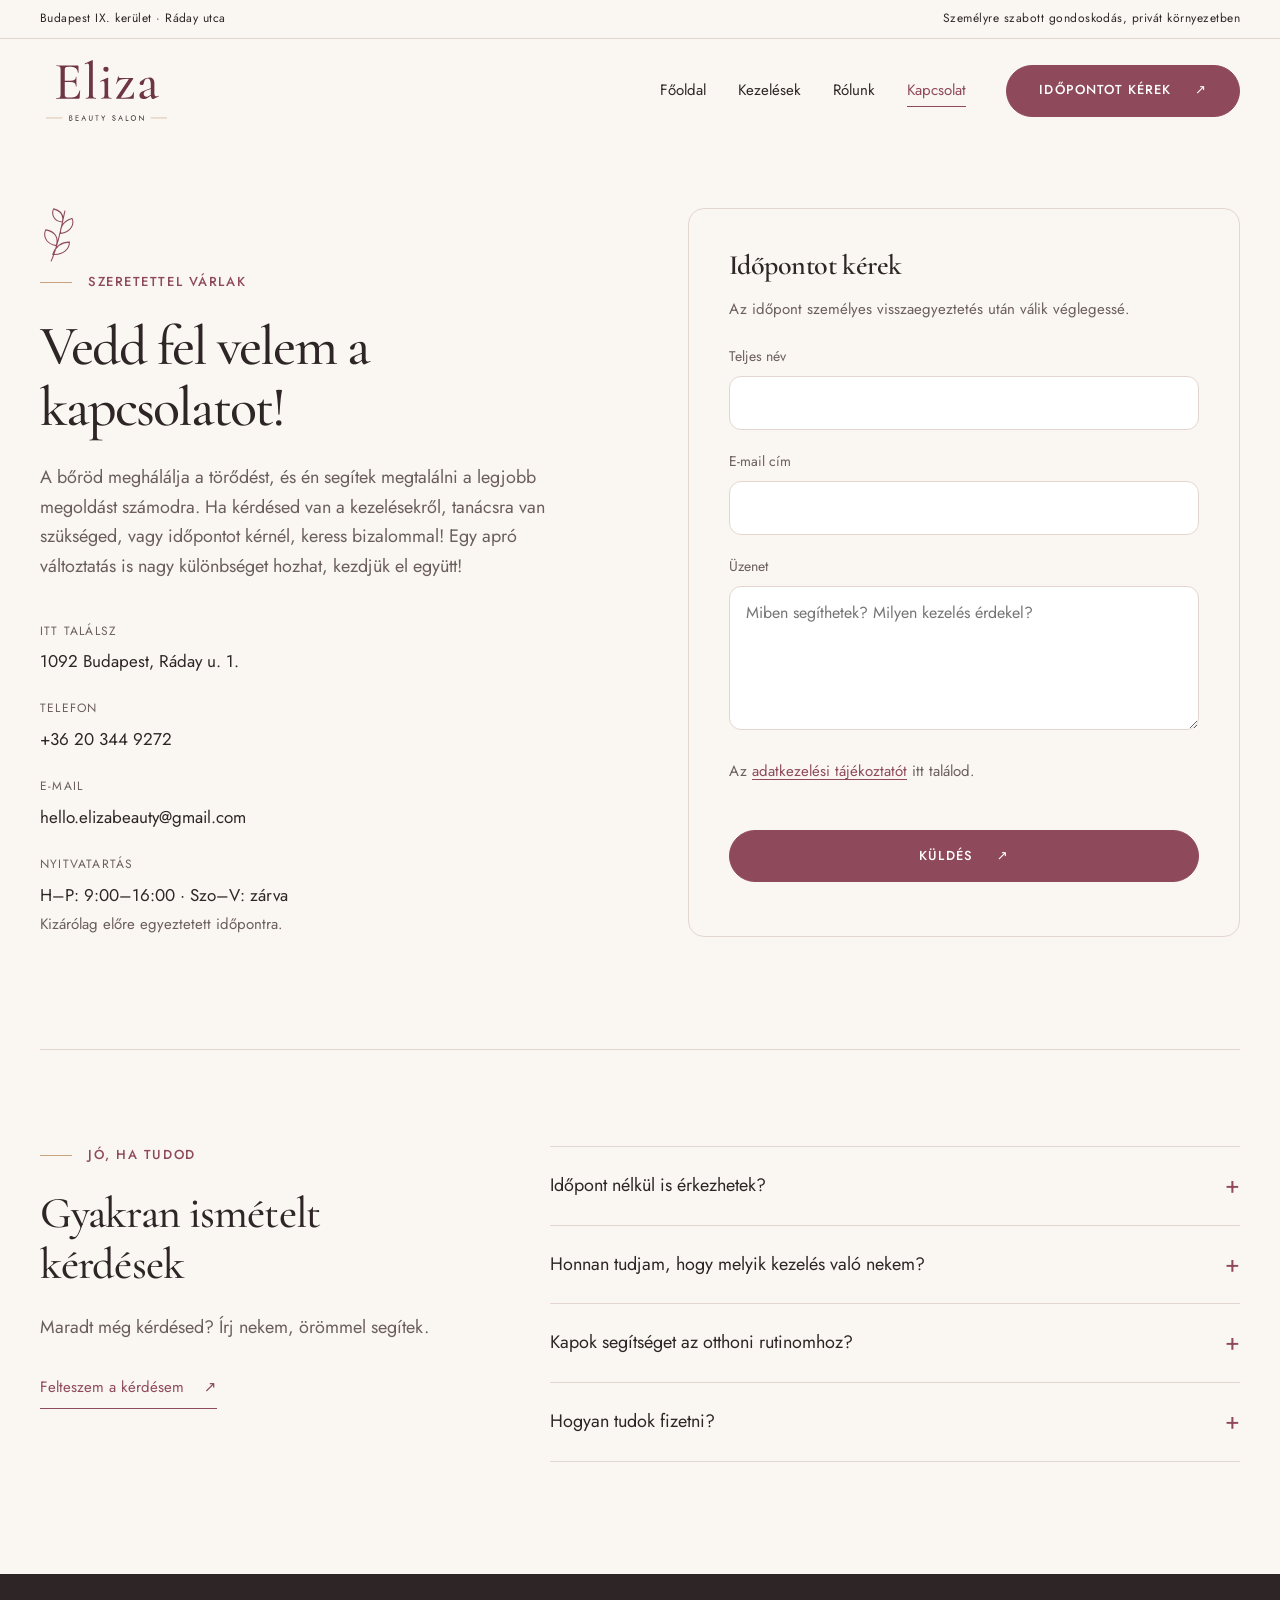
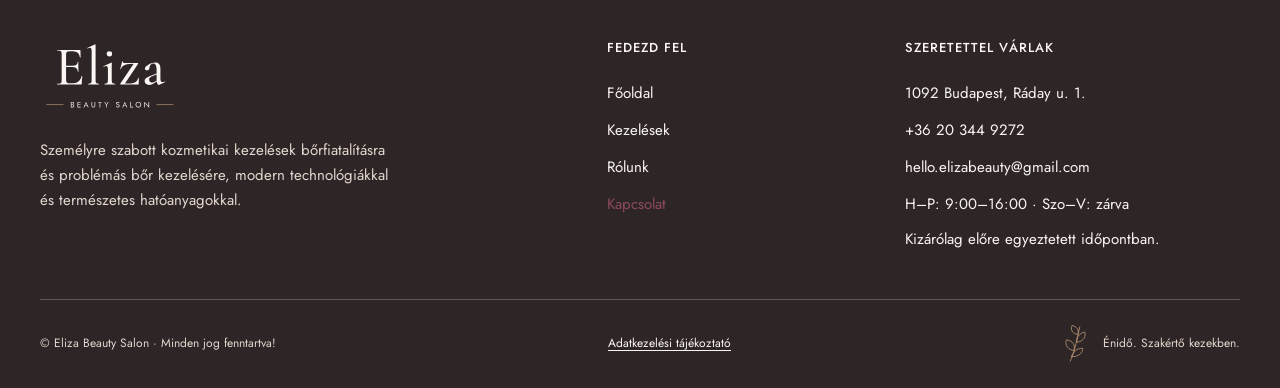
<file: kapcsolat.html>
<!doctype html>
<html lang="hu"><head><meta charset="utf-8"><meta name="viewport" content="width=device-width, initial-scale=1"><title>Időpontkérés és kapcsolat Budapesten | Eliza Beauty Salon</title><meta name="description" content="Kérj időpontot az Eliza Beauty Salonba a budapesti Ráday utcában. Elérhetőségek, nyitvatartás és válaszok a gyakori kérdésekre. Vedd fel velem a kapcsolatot!"><link rel="icon" href="logo/favicon.svg" type="image/svg+xml"><link rel="preconnect" href="https://fonts.googleapis.com"><link rel="preconnect" href="https://fonts.gstatic.com" crossorigin><link href="https://fonts.googleapis.com/css2?family=Cormorant+Garamond:ital,wght@0,500;0,600;1,500;1,600&family=Jost:wght@400;500&display=swap" rel="stylesheet"><link rel="stylesheet" href="assets/site.css"><script src="assets/site.js" defer></script>
<link rel="canonical" href="https://eliza-monadesignsoul.netlify.app/kapcsolat">
<meta property="og:title" content="Időpontkérés és kapcsolat Budapesten | Eliza Beauty Salon">
<meta property="og:description" content="Kérj időpontot az Eliza Beauty Salonba a budapesti Ráday utcában. Elérhetőségek, nyitvatartás és válaszok a gyakori kérdésekre. Vedd fel velem a kapcsolatot!">
<meta property="og:type" content="website">
<meta property="og:url" content="https://eliza-monadesignsoul.netlify.app/kapcsolat">
<meta property="og:site_name" content="Eliza Beauty Salon">
<meta property="og:locale" content="hu_HU">
<meta property="og:image" content="https://eliza-monadesignsoul.netlify.app/images/eliza-megosztas.jpg">
<meta property="og:image:type" content="image/jpeg">
<meta property="og:image:width" content="1200">
<meta property="og:image:height" content="630">
<meta property="og:image:alt" content="Arcpakolás felvitele ecsettel kozmetikai arckezelés közben">
<meta name="twitter:card" content="summary_large_image">
<meta name="twitter:title" content="Időpontkérés és kapcsolat Budapesten | Eliza Beauty Salon">
<meta name="twitter:description" content="Kérj időpontot az Eliza Beauty Salonba a budapesti Ráday utcában. Elérhetőségek, nyitvatartás és válaszok a gyakori kérdésekre. Vedd fel velem a kapcsolatot!">
<meta name="twitter:image" content="https://eliza-monadesignsoul.netlify.app/images/eliza-megosztas.jpg">
<meta name="twitter:image:alt" content="Arcpakolás felvitele ecsettel kozmetikai arckezelés közben">
<script type="application/ld+json">[{"@context":"https://schema.org","@type":"WebSite","@id":"https://eliza-monadesignsoul.netlify.app/#website","name":"Eliza Beauty Salon","url":"https://eliza-monadesignsoul.netlify.app/","inLanguage":"hu-HU"},{"@context":"https://schema.org","@type":"ContactPage","@id":"https://eliza-monadesignsoul.netlify.app/kapcsolat#webpage","url":"https://eliza-monadesignsoul.netlify.app/kapcsolat","name":"Időpontkérés és kapcsolat Budapesten | Eliza Beauty Salon","description":"Kérj időpontot az Eliza Beauty Salonba a budapesti Ráday utcában. Elérhetőségek, nyitvatartás és válaszok a gyakori kérdésekre. Vedd fel velem a kapcsolatot!","inLanguage":"hu-HU","isPartOf":{"@id":"https://eliza-monadesignsoul.netlify.app/#website"}}]</script>
</head><body><a class="skip" href="#tartalom">Ugrás a tartalomhoz</a><svg aria-hidden="true" style="position:absolute;width:0;height:0;overflow:hidden"><defs><symbol id="sprig" viewBox="0 0 40 64"><path d="M12 61C20 44 23 25 28 3M18 43C3 40 4 29 6 25C17 27 21 34 18 43ZM23 29C35 28 39 18 36 12C26 15 22 22 23 29ZM25 16C13 15 13 5 15 1C23 3 27 8 25 16ZM14 53C27 54 33 46 33 39C23 39 17 45 14 53Z"/></symbol></defs></svg><div class="topline"><div class="wrap"><span>Budapest IX. kerület · Ráday utca</span><span class="location">Személyre szabott gondoskodás, privát környezetben</span></div></div><header class="header" id="header"><div class="wrap nav"><a class="brand" href="index.html" aria-label="Eliza Beauty Salon, főoldal"><img src="logo/logo.svg" alt="Eliza Beauty Salon" width="133" height="78"></a><button class="menu-toggle" aria-controls="main-nav" aria-expanded="false" type="button">Menü <span aria-hidden="true">☰</span></button><nav class="navlinks" id="main-nav" aria-label="Fő navigáció"><a href="index.html">Főoldal</a><a href="kezelesek.html">Kezelések</a><a href="rolunk.html">Rólunk</a><a href="kapcsolat.html" aria-current="page">Kapcsolat</a><a class="btn" href="#kapcsolat">Időpontot kérek <span aria-hidden="true">↗</span></a></nav></div></header><main id="tartalom"><section class="section contact-page" id="kapcsolat"><div class="wrap"><div class="contact-layout"><div class="contact-copy"><svg class="sprig" aria-hidden="true"><use href="#sprig"/></svg><div class="kicker">Szeretettel várlak</div><h1>Vedd fel velem a kapcsolatot!</h1><p>A bőröd meghálálja a törődést, és én segítek megtalálni a legjobb megoldást számodra. Ha kérdésed van a kezelésekről, tanácsra van szükséged, vagy időpontot kérnél, keress bizalommal! Egy apró változtatás is nagy különbséget hozhat, kezdjük el együtt!</p><dl class="contact-info"><div><dt>Itt találsz</dt><dd>1092 Budapest, Ráday u. 1.</dd></div><div><dt>Telefon</dt><dd><a href="tel:+36203449272">+36 20 344 9272</a></dd></div><div><dt>E-mail</dt><dd><a href="mailto:hello.elizabeauty@gmail.com">hello.elizabeauty@gmail.com</a></dd></div><div><dt>Nyitvatartás</dt><dd>H–P: 9:00–16:00 · Szo–V: zárva<br><span class="small muted">Kizárólag előre egyeztetett időpontra.</span></dd></div></dl></div><form class="contact-form" name="kapcsolat" method="POST" data-netlify="true" netlify-honeypot="bot-field" data-contact-form aria-describedby="contact-help"><input type="hidden" name="form-name" value="kapcsolat"><input type="hidden" name="source-page" value="/kapcsolat"><p hidden><label>Hagyd üresen ezt a mezőt: <input name="bot-field" tabindex="-1" autocomplete="off"></label></p><h2 class="form-title">Időpontot kérek</h2><p class="small" id="contact-help">Az időpont személyes visszaegyeztetés után válik véglegessé.</p><div class="field"><label for="contact-name">Teljes név</label><input id="contact-name" name="name" autocomplete="name" required maxlength="120"></div><div class="field"><label for="contact-email">E-mail cím</label><input id="contact-email" name="email" type="email" autocomplete="email" required maxlength="254"></div><div class="field"><label for="contact-message">Üzenet</label><textarea id="contact-message" name="message" required maxlength="3000" placeholder="Miben segíthetek? Milyen kezelés érdekel?"></textarea></div><p class="small muted">Az <a class="inline-button" href="adatkezeles.html">adatkezelési tájékoztatót</a> itt találod.</p><button class="btn" type="submit">Küldés <span aria-hidden="true">↗</span></button><p class="form-status" role="status" aria-live="polite"></p></form></div></div></section><section class="section faq-section"><div class="wrap"><div class="faq-layout"><div class="faq-intro"><div class="kicker">Jó, ha tudod</div><h2>Gyakran ismételt kérdések</h2><p class="muted">Maradt még kérdésed? Írj nekem, örömmel segítek.</p><a class="textlink" href="#kapcsolat">Felteszem a kérdésem <span aria-hidden="true">↗</span></a></div><div><details class="faq"><summary>Időpont nélkül is érkezhetek?</summary><p>Nem, a kozmetikámban kizárólag időpontra fogadok vendégeket.</p></details><details class="faq"><summary>Honnan tudjam, hogy melyik kezelés való nekem?</summary><p>Az első találkozás alkalmával a kezelés előtt diagnosztizálom a bőrödet, és felvázolom a kezelési tervet.</p></details><details class="faq"><summary>Kapok segítséget az otthoni rutinomhoz?</summary><p>Igen, természetesen! Az első alkalmat követően elmondom, hogy mire figyelj a mindennapokban, milyen termékeket használj, hogy a bőröd a lehető legjobb törődést kapja.</p></details><details class="faq"><summary>Hogyan tudok fizetni?</summary><p>Bankkártyával és készpénzzel is fizethetsz a szalonban.</p></details></div></div></div></section></main><footer class="footer"><div class="wrap"><div class="footer-top"><div class="footer-brand"><a href="index.html"><img src="logo/logo-feher.svg" alt="Eliza Beauty Salon" width="140" height="77" loading="lazy"></a><p>Személyre szabott kozmetikai kezelések bőrfiatalításra és problémás bőr kezelésére, modern technológiákkal és természetes hatóanyagokkal.</p></div><div><h2 class="footer-heading">Fedezd fel</h2><nav class="footer-links" aria-label="Lábléc navigáció"><a href="index.html">Főoldal</a><a href="kezelesek.html">Kezelések</a><a href="rolunk.html">Rólunk</a><a href="kapcsolat.html" aria-current="page">Kapcsolat</a></nav></div><div><h2 class="footer-heading">Szeretettel várlak</h2><div class="footer-links"><span>1092 Budapest, Ráday u. 1.</span><a href="tel:+36203449272">+36 20 344 9272</a><a href="mailto:hello.elizabeauty@gmail.com">hello.elizabeauty@gmail.com</a><span>H–P: 9:00–16:00 · Szo–V: zárva</span><span class="small">Kizárólag előre egyeztetett időpontban.</span></div></div></div><div class="footer-bottom"><span>© Eliza Beauty Salon · Minden jog fenntartva!</span><a class="inline-button" href="adatkezeles.html">Adatkezelési tájékoztató</a><span class="footer-mark"><svg class="sprig" aria-hidden="true"><use href="#sprig"/></svg> Énidő. Szakértő kezekben.</span></div></div></footer><noscript><p class="wrap small">A kapcsolati űrlap JavaScript nélkül is elküldhető.</p></noscript></body></html>
</file>
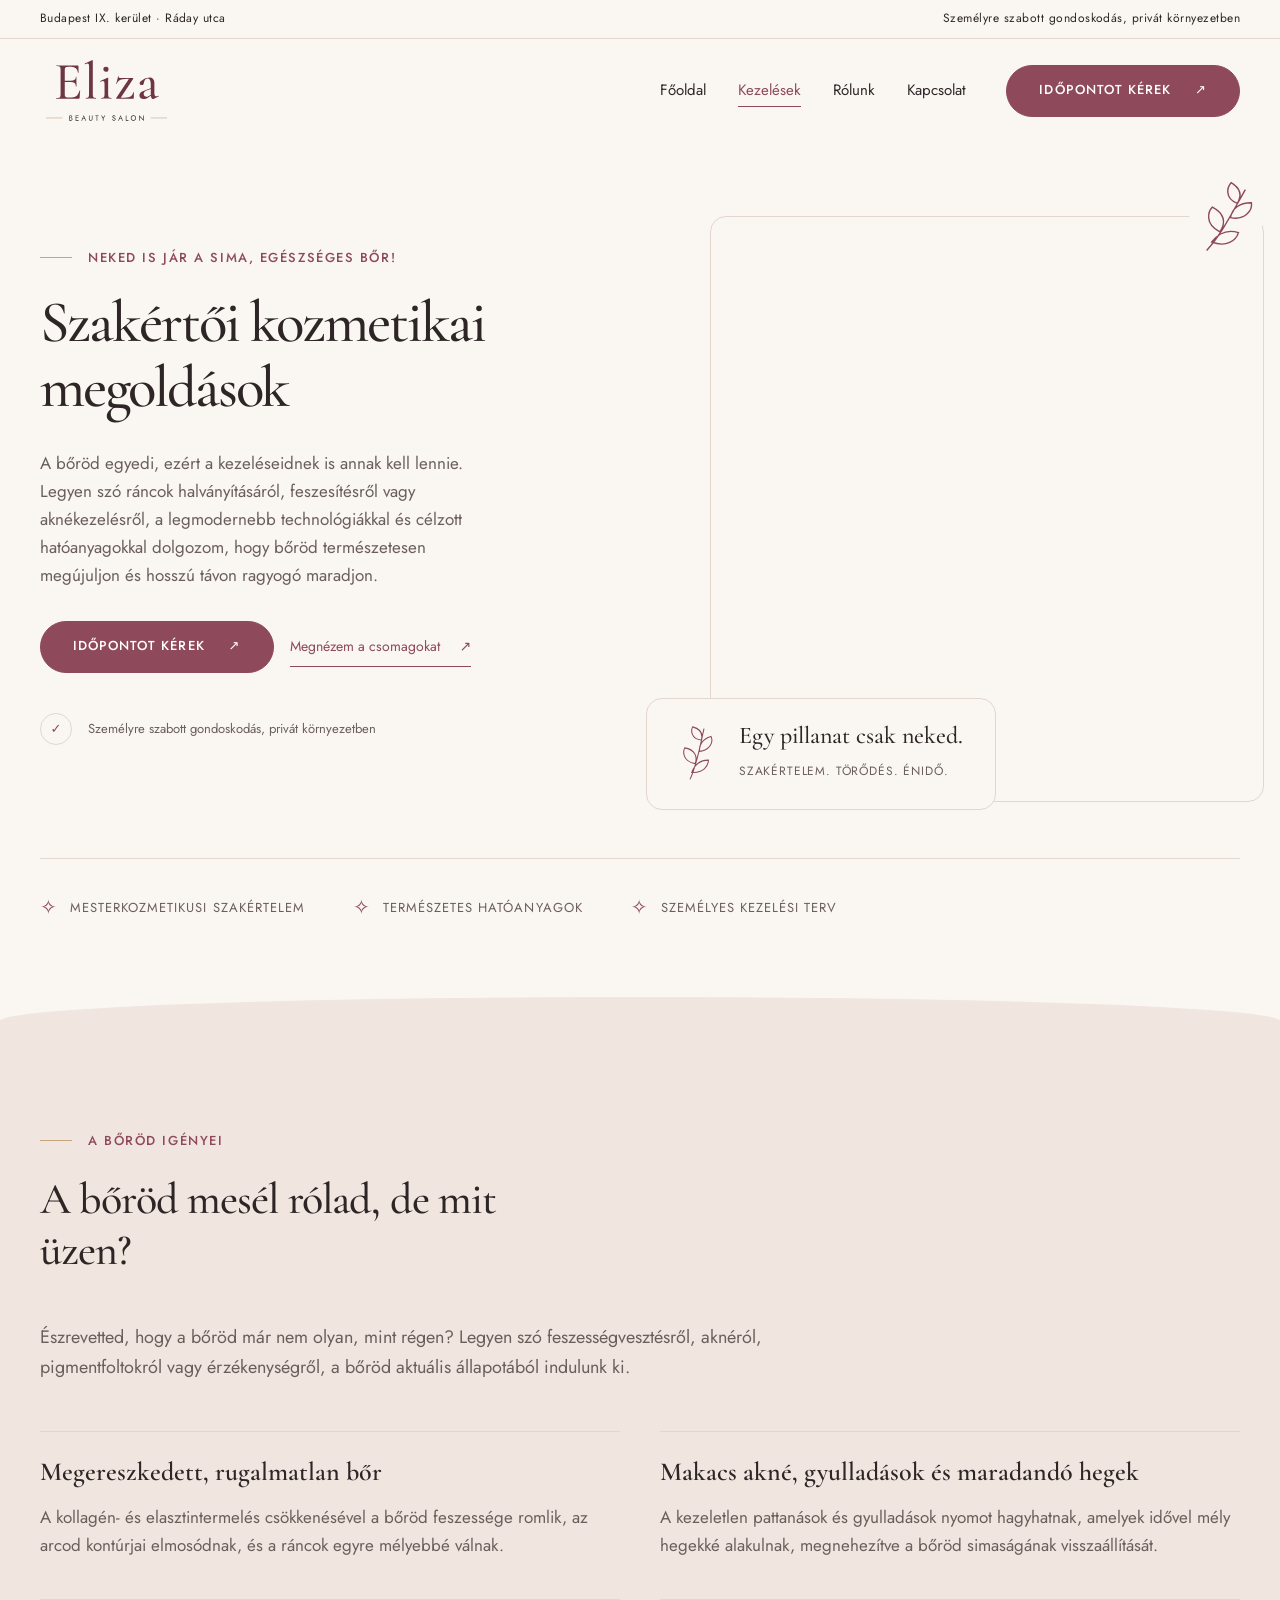
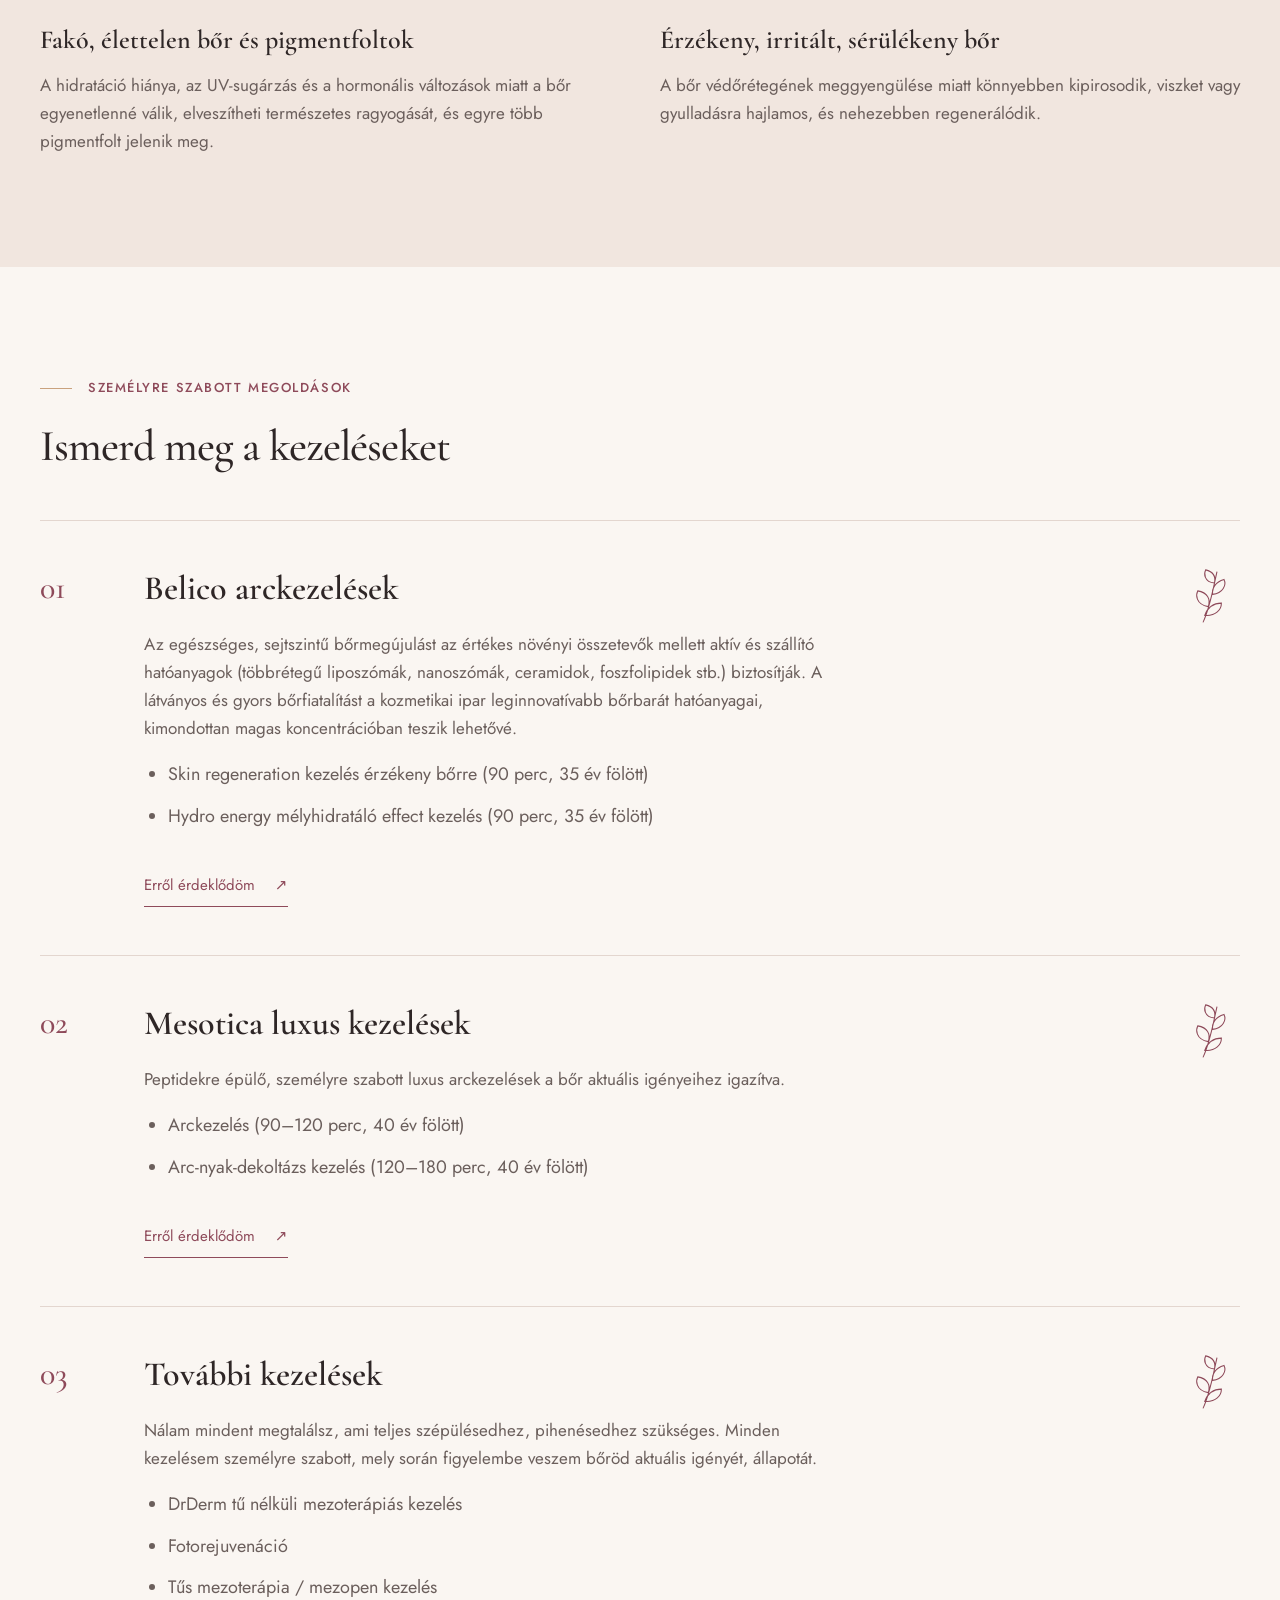
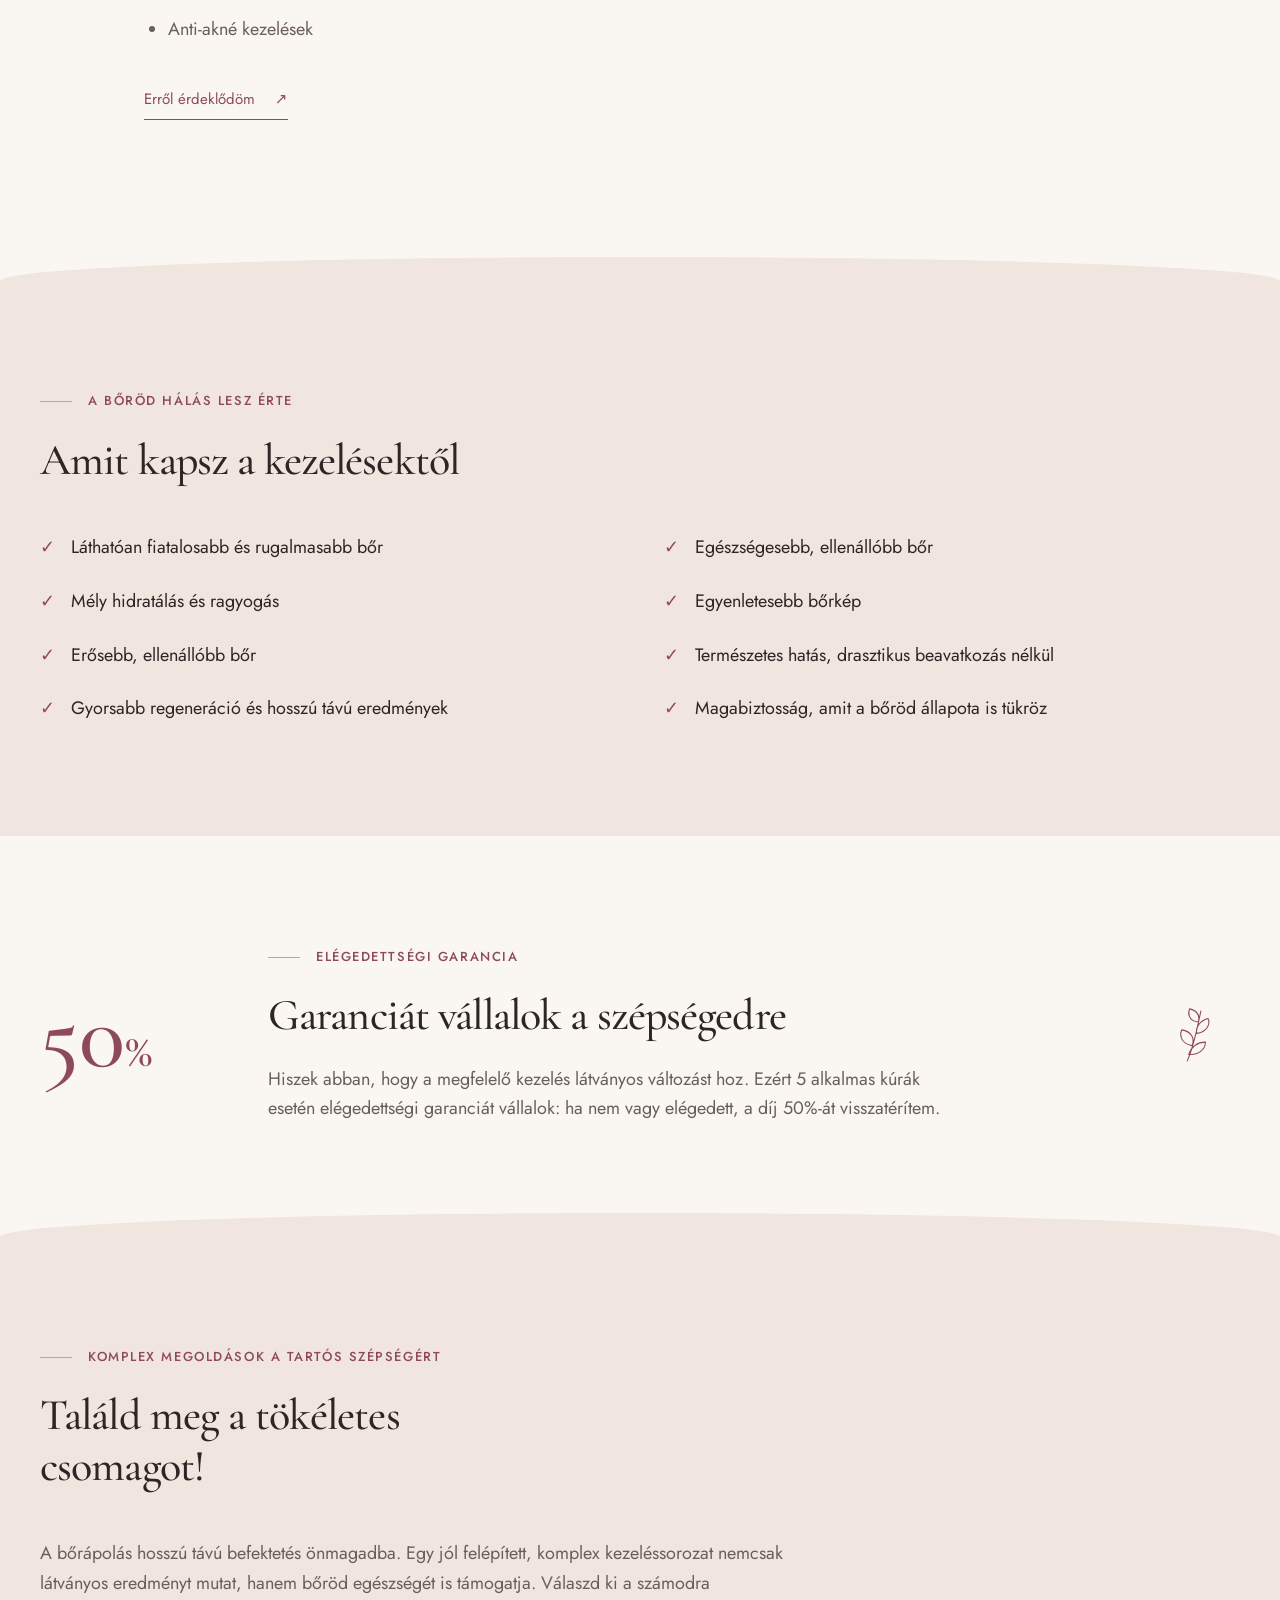
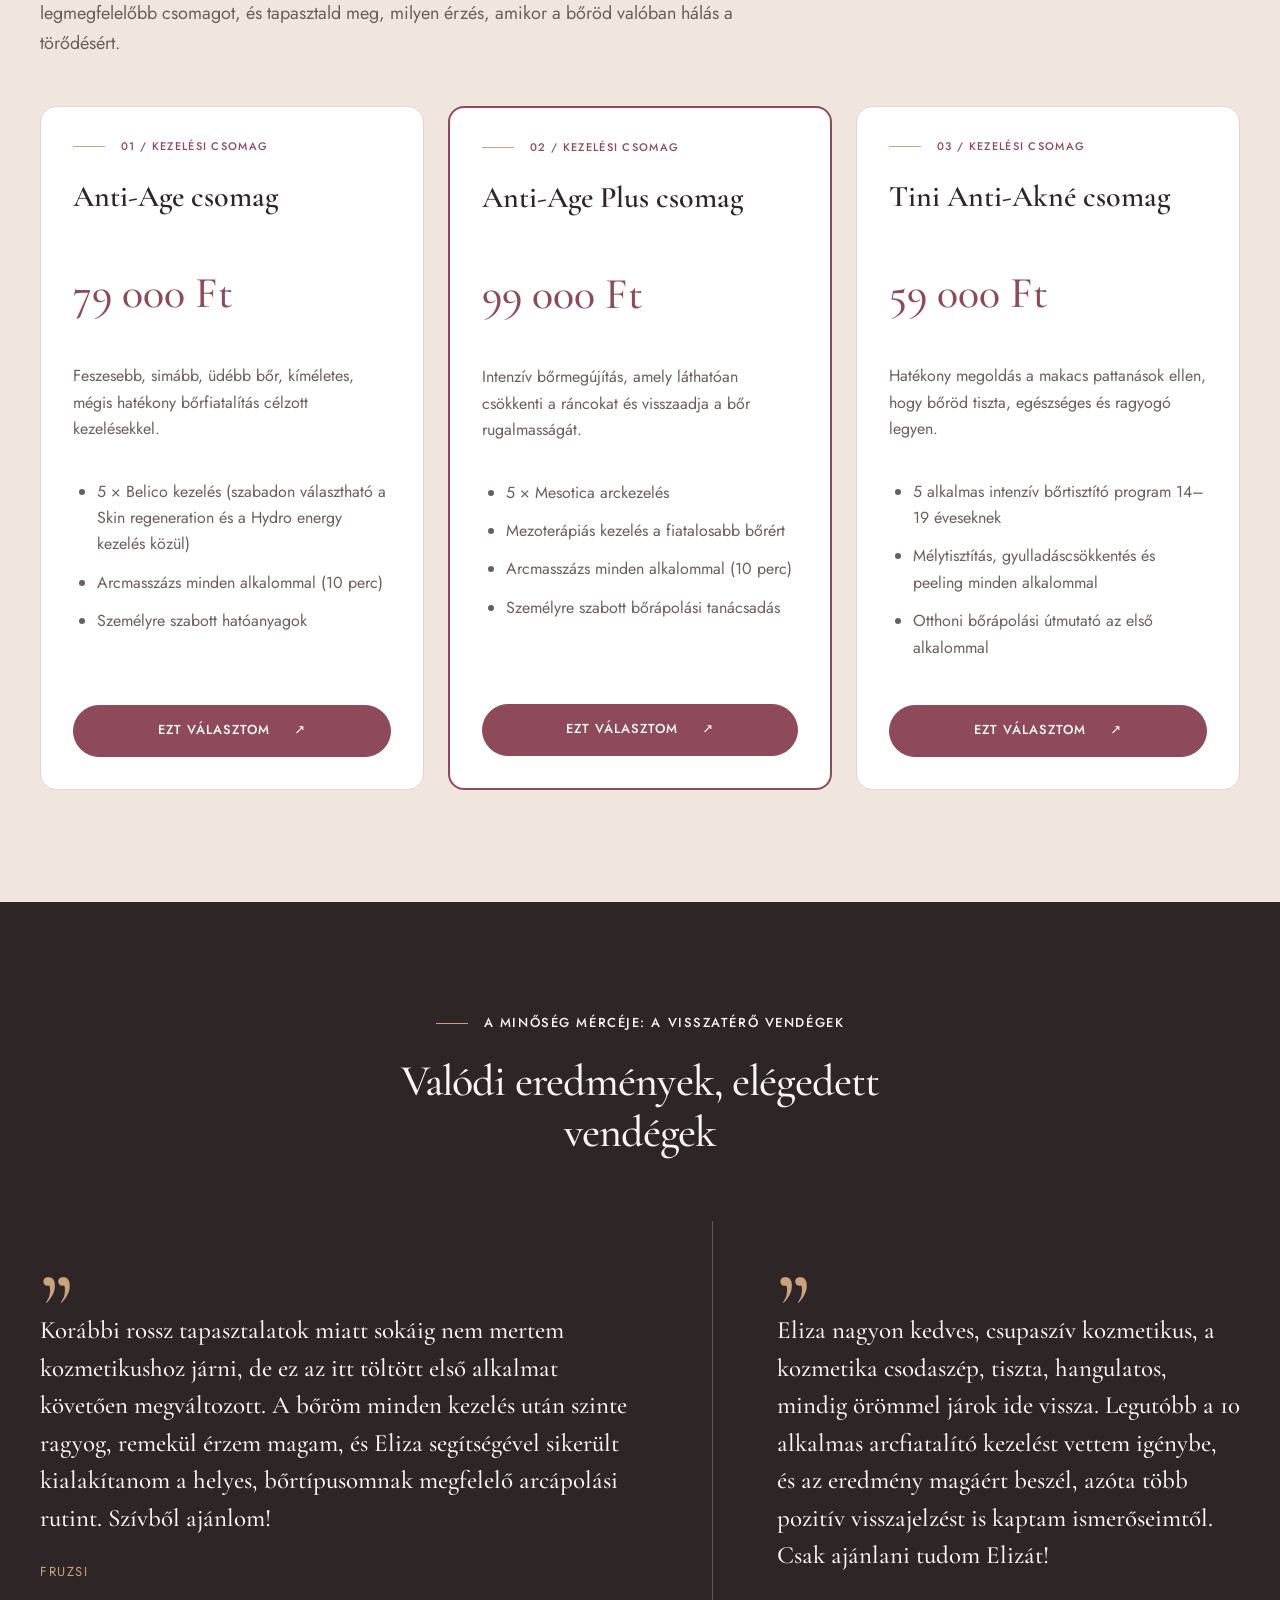
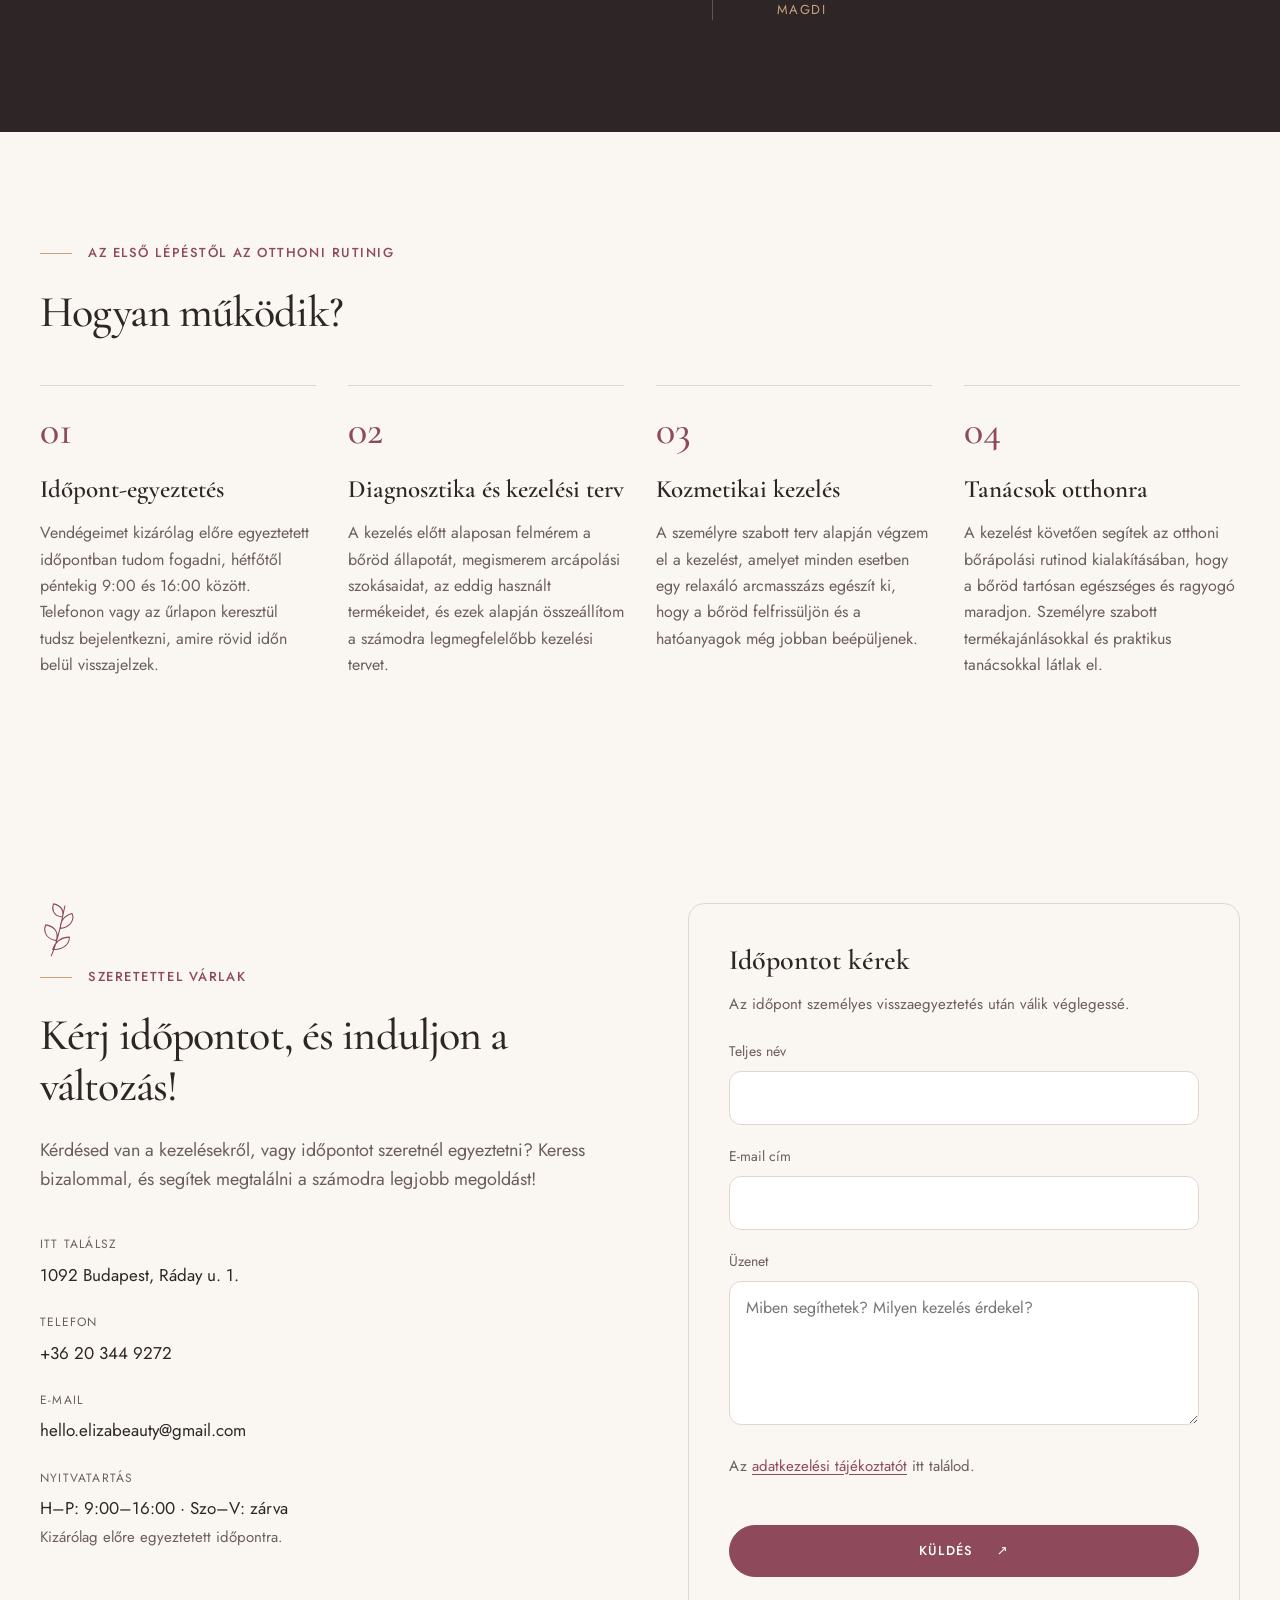
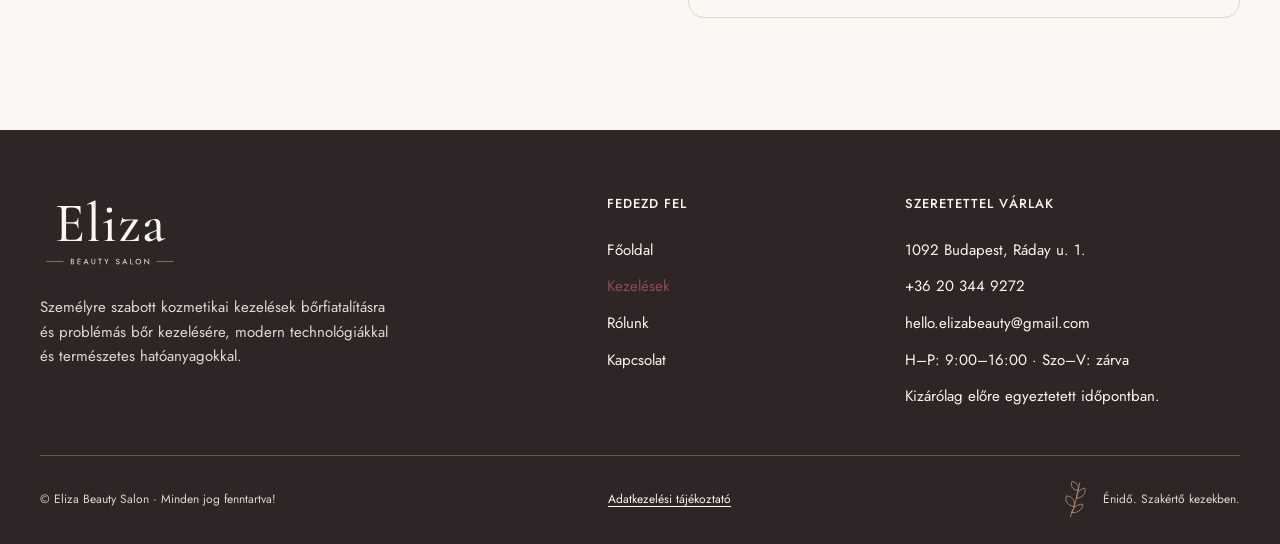
<file: kezelesek.html>
<!doctype html>
<html lang="hu"><head><meta charset="utf-8"><meta name="viewport" content="width=device-width, initial-scale=1"><title>Arckezelések és kezelési csomagok | Eliza Beauty Salon</title><meta name="description" content="Ismerd meg a Belico és Mesotica arckezeléseket, a hidratáló és anti-akné programokat, valamint az Eliza Beauty Salon csomagjait. Kérj személyre szabott kezelést!"><link rel="icon" href="logo/favicon.svg" type="image/svg+xml"><link rel="preconnect" href="https://fonts.googleapis.com"><link rel="preconnect" href="https://fonts.gstatic.com" crossorigin><link href="https://fonts.googleapis.com/css2?family=Cormorant+Garamond:ital,wght@0,500;0,600;1,500;1,600&family=Jost:wght@400;500&display=swap" rel="stylesheet"><link rel="stylesheet" href="assets/site.css"><script src="assets/site.js" defer></script>
<link rel="canonical" href="https://eliza-monadesignsoul.netlify.app/kezelesek">
<meta property="og:title" content="Arckezelések és kezelési csomagok | Eliza Beauty Salon">
<meta property="og:description" content="Ismerd meg a Belico és Mesotica arckezeléseket, a hidratáló és anti-akné programokat, valamint az Eliza Beauty Salon csomagjait. Kérj személyre szabott kezelést!">
<meta property="og:type" content="website">
<meta property="og:url" content="https://eliza-monadesignsoul.netlify.app/kezelesek">
<meta property="og:site_name" content="Eliza Beauty Salon">
<meta property="og:locale" content="hu_HU">
<meta property="og:image" content="https://eliza-monadesignsoul.netlify.app/images/eliza-megosztas.jpg">
<meta property="og:image:type" content="image/jpeg">
<meta property="og:image:width" content="1200">
<meta property="og:image:height" content="630">
<meta property="og:image:alt" content="Arcpakolás felvitele ecsettel kozmetikai arckezelés közben">
<meta name="twitter:card" content="summary_large_image">
<meta name="twitter:title" content="Arckezelések és kezelési csomagok | Eliza Beauty Salon">
<meta name="twitter:description" content="Ismerd meg a Belico és Mesotica arckezeléseket, a hidratáló és anti-akné programokat, valamint az Eliza Beauty Salon csomagjait. Kérj személyre szabott kezelést!">
<meta name="twitter:image" content="https://eliza-monadesignsoul.netlify.app/images/eliza-megosztas.jpg">
<meta name="twitter:image:alt" content="Arcpakolás felvitele ecsettel kozmetikai arckezelés közben">
<script type="application/ld+json">[{"@context":"https://schema.org","@type":"WebSite","@id":"https://eliza-monadesignsoul.netlify.app/#website","name":"Eliza Beauty Salon","url":"https://eliza-monadesignsoul.netlify.app/","inLanguage":"hu-HU"},{"@context":"https://schema.org","@type":"WebPage","@id":"https://eliza-monadesignsoul.netlify.app/kezelesek#webpage","url":"https://eliza-monadesignsoul.netlify.app/kezelesek","name":"Arckezelések és kezelési csomagok | Eliza Beauty Salon","description":"Ismerd meg a Belico és Mesotica arckezeléseket, a hidratáló és anti-akné programokat, valamint az Eliza Beauty Salon csomagjait. Kérj személyre szabott kezelést!","inLanguage":"hu-HU","isPartOf":{"@id":"https://eliza-monadesignsoul.netlify.app/#website"}}]</script>
</head><body><a class="skip" href="#tartalom">Ugrás a tartalomhoz</a><svg aria-hidden="true" style="position:absolute;width:0;height:0;overflow:hidden"><defs><symbol id="sprig" viewBox="0 0 40 64"><path d="M12 61C20 44 23 25 28 3M18 43C3 40 4 29 6 25C17 27 21 34 18 43ZM23 29C35 28 39 18 36 12C26 15 22 22 23 29ZM25 16C13 15 13 5 15 1C23 3 27 8 25 16ZM14 53C27 54 33 46 33 39C23 39 17 45 14 53Z"/></symbol></defs></svg><div class="topline"><div class="wrap"><span>Budapest IX. kerület · Ráday utca</span><span class="location">Személyre szabott gondoskodás, privát környezetben</span></div></div><header class="header" id="header"><div class="wrap nav"><a class="brand" href="index.html" aria-label="Eliza Beauty Salon, főoldal"><img src="logo/logo.svg" alt="Eliza Beauty Salon" width="133" height="78"></a><button class="menu-toggle" aria-controls="main-nav" aria-expanded="false" type="button">Menü <span aria-hidden="true">☰</span></button><nav class="navlinks" id="main-nav" aria-label="Fő navigáció"><a href="index.html">Főoldal</a><a href="kezelesek.html" aria-current="page">Kezelések</a><a href="rolunk.html">Rólunk</a><a href="kapcsolat.html">Kapcsolat</a><a class="btn" href="#kapcsolat">Időpontot kérek <span aria-hidden="true">↗</span></a></nav></div></header><main id="tartalom"><section class="hero"><div class="wrap"><div class="hero-grid"><div class="hero-copy"><div class="kicker">Neked is jár a sima, egészséges bőr!</div><h1>Szakértői kozmetikai megoldások</h1><p>A bőröd egyedi, ezért a kezeléseidnek is annak kell lennie. Legyen szó ráncok halványításáról, feszesítésről vagy aknékezelésről, a legmodernebb technológiákkal és célzott hatóanyagokkal dolgozom, hogy bőröd természetesen megújuljon és hosszú távon ragyogó maradjon.</p><div class="hero-actions"><a class="btn" href="#kapcsolat">Időpontot kérek <span aria-hidden="true">↗</span></a><a class="textlink" href="#csomagok">Megnézem a csomagokat <span aria-hidden="true">↗</span></a></div><div class="hero-note"><span aria-hidden="true">✓</span><span>Személyre szabott gondoskodás, privát környezetben</span></div></div><div class="hero-visual"><img class="hero-photo" src="images/kezeles-800.webp" srcset="images/kezeles-480.webp 480w, images/kezeles-800.webp 800w, images/kezeles-1200.webp 1200w" sizes="(max-width: 760px) calc(100vw - 52px), (max-width: 1280px) 45vw, 554px" width="1200" height="800" alt="Arcpakolás felvitele ecsettel kozmetikai arckezelés közben" decoding="async" fetchpriority="high"><svg class="sprig hero-flower" aria-hidden="true"><use href="#sprig"/></svg><div class="hero-tag"><svg class="sprig" aria-hidden="true"><use href="#sprig"/></svg><div><strong>Egy pillanat csak neked.</strong><span class="small muted">Szakértelem. Törődés. Énidő.</span></div></div></div></div><div class="hero-bottom"><span>Mesterkozmetikusi szakértelem</span><span>Természetes hatóanyagok</span><span>Személyes kezelési terv</span></div></div></section><section class="section care"><div class="wrap"><div class="section-heading"><div><div class="kicker">A bőröd igényei</div><h2>A bőröd mesél rólad, de mit üzen?</h2></div></div><p class="section-lead">Észrevetted, hogy a bőröd már nem olyan, mint régen? Legyen szó feszességvesztésről, aknéról, pigmentfoltokról vagy érzékenységről, a bőröd aktuális állapotából indulunk ki.</p><div class="concerns"><article><h3>Megereszkedett, rugalmatlan bőr</h3><p>A kollagén- és elasztintermelés csökkenésével a bőröd feszessége romlik, az arcod kontúrjai elmosódnak, és a ráncok egyre mélyebbé válnak.</p></article><article><h3>Makacs akné, gyulladások és maradandó hegek</h3><p>A kezeletlen pattanások és gyulladások nyomot hagyhatnak, amelyek idővel mély hegekké alakulnak, megnehezítve a bőröd simaságának visszaállítását.</p></article><article><h3>Fakó, élettelen bőr és pigmentfoltok</h3><p>A hidratáció hiánya, az UV-sugárzás és a hormonális változások miatt a bőr egyenetlenné válik, elveszítheti természetes ragyogását, és egyre több pigmentfolt jelenik meg.</p></article><article><h3>Érzékeny, irritált, sérülékeny bőr</h3><p>A bőr védőrétegének meggyengülése miatt könnyebben kipirosodik, viszket vagy gyulladásra hajlamos, és nehezebben regenerálódik.</p></article></div></div></section><section class="section "><div class="wrap"><div class="section-heading"><div><div class="kicker">Személyre szabott megoldások</div><h2>Ismerd meg a kezeléseket</h2></div></div><div class="service-list"><article class="service-row" id="kezeles-1"><span class="service-number">01</span><div><h3>Belico arckezelések</h3><p>Az egészséges, sejtszintű bőrmegújulást az értékes növényi összetevők mellett aktív és szállító hatóanyagok (többrétegű liposzómák, nanoszómák, ceramidok, foszfolipidek stb.) biztosítják. A látványos és gyors bőrfiatalítást a kozmetikai ipar leginnovatívabb bőrbarát hatóanyagai, kimondottan magas koncentrációban teszik lehetővé.</p><ul><li>Skin regeneration kezelés érzékeny bőrre (90 perc, 35 év fölött)</li><li>Hydro energy mélyhidratáló effect kezelés (90 perc, 35 év fölött)</li></ul><a class="textlink" data-treatment="Belico arckezelések" href="#kapcsolat">Erről érdeklődöm <span aria-hidden="true">↗</span></a></div><svg class="sprig" aria-hidden="true"><use href="#sprig"/></svg></article><article class="service-row" id="kezeles-2"><span class="service-number">02</span><div><h3>Mesotica luxus kezelések</h3><p>Peptidekre épülő, személyre szabott luxus arckezelések a bőr aktuális igényeihez igazítva.</p><ul><li>Arckezelés (90–120 perc, 40 év fölött)</li><li>Arc-nyak-dekoltázs kezelés (120–180 perc, 40 év fölött)</li></ul><a class="textlink" data-treatment="Mesotica luxus kezelések" href="#kapcsolat">Erről érdeklődöm <span aria-hidden="true">↗</span></a></div><svg class="sprig" aria-hidden="true"><use href="#sprig"/></svg></article><article class="service-row" id="kezeles-3"><span class="service-number">03</span><div><h3>További kezelések</h3><p>Nálam mindent megtalálsz, ami teljes szépülésedhez, pihenésedhez szükséges. Minden kezelésem személyre szabott, mely során figyelembe veszem bőröd aktuális igényét, állapotát.</p><ul><li>DrDerm tű nélküli mezoterápiás kezelés</li><li>Fotorejuvenáció</li><li>Tűs mezoterápia / mezopen kezelés</li><li>Anti-akné kezelések</li></ul><a class="textlink" data-treatment="További kezelések" href="#kapcsolat">Erről érdeklődöm <span aria-hidden="true">↗</span></a></div><svg class="sprig" aria-hidden="true"><use href="#sprig"/></svg></article></div></div></section><section class="section care"><div class="wrap"><div class="section-heading"><div><div class="kicker">A bőröd hálás lesz érte</div><h2>Amit kapsz a kezelésektől</h2></div></div><ul class="result-list"><li><span aria-hidden="true">✓</span>Láthatóan fiatalosabb és rugalmasabb bőr</li><li><span aria-hidden="true">✓</span>Egészségesebb, ellenállóbb bőr</li><li><span aria-hidden="true">✓</span>Mély hidratálás és ragyogás</li><li><span aria-hidden="true">✓</span>Egyenletesebb bőrkép</li><li><span aria-hidden="true">✓</span>Erősebb, ellenállóbb bőr</li><li><span aria-hidden="true">✓</span>Természetes hatás, drasztikus beavatkozás nélkül</li><li><span aria-hidden="true">✓</span>Gyorsabb regeneráció és hosszú távú eredmények</li><li><span aria-hidden="true">✓</span>Magabiztosság, amit a bőröd állapota is tükröz</li></ul></div></section><section class="section "><div class="wrap"><div class="guarantee"><div class="guarantee-number">50<span>%</span></div><div><div class="kicker">Elégedettségi garancia</div><h2>Garanciát vállalok a szépségedre</h2><p>Hiszek abban, hogy a megfelelő kezelés látványos változást hoz. Ezért 5 alkalmas kúrák esetén elégedettségi garanciát vállalok: ha nem vagy elégedett, a díj 50%-át visszatérítem.</p></div><svg class="sprig" aria-hidden="true"><use href="#sprig"/></svg></div></div></section><section class="section care" id="csomagok"><div class="wrap"><div class="section-heading"><div><div class="kicker">Komplex megoldások a tartós szépségért</div><h2>Találd meg a tökéletes csomagot!</h2></div></div><p class="section-lead">A bőrápolás hosszú távú befektetés önmagadba. Egy jól felépített, komplex kezeléssorozat nemcsak látványos eredményt mutat, hanem bőröd egészségét is támogatja. Válaszd ki a számodra legmegfelelőbb csomagot, és tapasztald meg, milyen érzés, amikor a bőröd valóban hálás a törődésért.</p><div class="packages"><article class="package "><div class="kicker">01 / Kezelési csomag</div><h3>Anti-Age csomag</h3><p class="price">79 000 Ft</p><p>Feszesebb, simább, üdébb bőr, kíméletes, mégis hatékony bőrfiatalítás célzott kezelésekkel.</p><ul><li>5 × Belico kezelés (szabadon választható a Skin regeneration és a Hydro energy kezelés közül)</li><li>Arcmasszázs minden alkalommal (10 perc)</li><li>Személyre szabott hatóanyagok</li></ul><a class="btn" data-treatment="Anti-Age csomag" href="#kapcsolat">Ezt választom <span aria-hidden="true">↗</span></a></article><article class="package featured"><div class="kicker">02 / Kezelési csomag</div><h3>Anti-Age Plus csomag</h3><p class="price">99 000 Ft</p><p>Intenzív bőrmegújítás, amely láthatóan csökkenti a ráncokat és visszaadja a bőr rugalmasságát.</p><ul><li>5 × Mesotica arckezelés</li><li>Mezoterápiás kezelés a fiatalosabb bőrért</li><li>Arcmasszázs minden alkalommal (10 perc)</li><li>Személyre szabott bőrápolási tanácsadás</li></ul><a class="btn" data-treatment="Anti-Age Plus csomag" href="#kapcsolat">Ezt választom <span aria-hidden="true">↗</span></a></article><article class="package "><div class="kicker">03 / Kezelési csomag</div><h3>Tini Anti-Akné csomag</h3><p class="price">59 000 Ft</p><p>Hatékony megoldás a makacs pattanások ellen, hogy bőröd tiszta, egészséges és ragyogó legyen.</p><ul><li>5 alkalmas intenzív bőrtisztító program 14–19 éveseknek</li><li>Mélytisztítás, gyulladáscsökkentés és peeling minden alkalommal</li><li>Otthoni bőrápolási útmutató az első alkalommal</li></ul><a class="btn" data-treatment="Tini Anti-Akné csomag" href="#kapcsolat">Ezt választom <span aria-hidden="true">↗</span></a></article></div></div></section><section class="section testimonials"><div class="wrap"><div class="center-title"><div class="kicker">A minőség mércéje: a visszatérő vendégek</div><h2>Valódi eredmények, elégedett vendégek</h2></div><div class="quotes"><blockquote class="quote"><span class="quote-mark" aria-hidden="true">„</span><p>Korábbi rossz tapasztalatok miatt sokáig nem mertem kozmetikushoz járni, de ez az itt töltött első alkalmat követően megváltozott. A bőröm minden kezelés után szinte ragyog, remekül érzem magam, és Eliza segítségével sikerült kialakítanom a helyes, bőrtípusomnak megfelelő arcápolási rutint. Szívből ajánlom!</p><footer>Fruzsi</footer></blockquote><blockquote class="quote"><span class="quote-mark" aria-hidden="true">„</span><p>Eliza nagyon kedves, csupaszív kozmetikus, a kozmetika csodaszép, tiszta, hangulatos, mindig örömmel járok ide vissza. Legutóbb a 10 alkalmas arcfiatalító kezelést vettem igénybe, és az eredmény magáért beszél, azóta több pozitív visszajelzést is kaptam ismerőseimtől. Csak ajánlani tudom Elizát!</p><footer>Magdi</footer></blockquote></div></div></section><section class="section "><div class="wrap"><div class="section-heading"><div><div class="kicker">Az első lépéstől az otthoni rutinig</div><h2>Hogyan működik?</h2></div></div><div class="steps"><article class="step"><span class="step-number">01</span><h3>Időpont-egyeztetés</h3><p>Vendégeimet kizárólag előre egyeztetett időpontban tudom fogadni, hétfőtől péntekig 9:00 és 16:00 között. Telefonon vagy az űrlapon keresztül tudsz bejelentkezni, amire rövid időn belül visszajelzek.</p></article><article class="step"><span class="step-number">02</span><h3>Diagnosztika és kezelési terv</h3><p>A kezelés előtt alaposan felmérem a bőröd állapotát, megismerem arcápolási szokásaidat, az eddig használt termékeidet, és ezek alapján összeállítom a számodra legmegfelelőbb kezelési tervet.</p></article><article class="step"><span class="step-number">03</span><h3>Kozmetikai kezelés</h3><p>A személyre szabott terv alapján végzem el a kezelést, amelyet minden esetben egy relaxáló arcmasszázs egészít ki, hogy a bőröd felfrissüljön és a hatóanyagok még jobban beépüljenek.</p></article><article class="step"><span class="step-number">04</span><h3>Tanácsok otthonra</h3><p>A kezelést követően segítek az otthoni bőrápolási rutinod kialakításában, hogy a bőröd tartósan egészséges és ragyogó maradjon. Személyre szabott termékajánlásokkal és praktikus tanácsokkal látlak el.</p></article></div></div></section><section class="section " id="kapcsolat"><div class="wrap"><div class="contact-layout"><div class="contact-copy"><svg class="sprig" aria-hidden="true"><use href="#sprig"/></svg><div class="kicker">Szeretettel várlak</div><h2>Kérj időpontot, és induljon a változás!</h2><p>Kérdésed van a kezelésekről, vagy időpontot szeretnél egyeztetni? Keress bizalommal, és segítek megtalálni a számodra legjobb megoldást!</p><dl class="contact-info"><div><dt>Itt találsz</dt><dd>1092 Budapest, Ráday u. 1.</dd></div><div><dt>Telefon</dt><dd><a href="tel:+36203449272">+36 20 344 9272</a></dd></div><div><dt>E-mail</dt><dd><a href="mailto:hello.elizabeauty@gmail.com">hello.elizabeauty@gmail.com</a></dd></div><div><dt>Nyitvatartás</dt><dd>H–P: 9:00–16:00 · Szo–V: zárva<br><span class="small muted">Kizárólag előre egyeztetett időpontra.</span></dd></div></dl></div><form class="contact-form" name="kapcsolat" method="POST" data-netlify="true" netlify-honeypot="bot-field" data-contact-form aria-describedby="contact-help"><input type="hidden" name="form-name" value="kapcsolat"><input type="hidden" name="source-page" value="/kezelesek"><p hidden><label>Hagyd üresen ezt a mezőt: <input name="bot-field" tabindex="-1" autocomplete="off"></label></p><h3>Időpontot kérek</h3><p class="small" id="contact-help">Az időpont személyes visszaegyeztetés után válik véglegessé.</p><div class="field"><label for="contact-name">Teljes név</label><input id="contact-name" name="name" autocomplete="name" required maxlength="120"></div><div class="field"><label for="contact-email">E-mail cím</label><input id="contact-email" name="email" type="email" autocomplete="email" required maxlength="254"></div><div class="field"><label for="contact-message">Üzenet</label><textarea id="contact-message" name="message" required maxlength="3000" placeholder="Miben segíthetek? Milyen kezelés érdekel?"></textarea></div><p class="small muted">Az <a class="inline-button" href="adatkezeles.html">adatkezelési tájékoztatót</a> itt találod.</p><button class="btn" type="submit">Küldés <span aria-hidden="true">↗</span></button><p class="form-status" role="status" aria-live="polite"></p></form></div></div></section></main><footer class="footer"><div class="wrap"><div class="footer-top"><div class="footer-brand"><a href="index.html"><img src="logo/logo-feher.svg" alt="Eliza Beauty Salon" width="140" height="77" loading="lazy"></a><p>Személyre szabott kozmetikai kezelések bőrfiatalításra és problémás bőr kezelésére, modern technológiákkal és természetes hatóanyagokkal.</p></div><div><h2 class="footer-heading">Fedezd fel</h2><nav class="footer-links" aria-label="Lábléc navigáció"><a href="index.html">Főoldal</a><a href="kezelesek.html" aria-current="page">Kezelések</a><a href="rolunk.html">Rólunk</a><a href="kapcsolat.html">Kapcsolat</a></nav></div><div><h2 class="footer-heading">Szeretettel várlak</h2><div class="footer-links"><span>1092 Budapest, Ráday u. 1.</span><a href="tel:+36203449272">+36 20 344 9272</a><a href="mailto:hello.elizabeauty@gmail.com">hello.elizabeauty@gmail.com</a><span>H–P: 9:00–16:00 · Szo–V: zárva</span><span class="small">Kizárólag előre egyeztetett időpontban.</span></div></div></div><div class="footer-bottom"><span>© Eliza Beauty Salon · Minden jog fenntartva!</span><a class="inline-button" href="adatkezeles.html">Adatkezelési tájékoztató</a><span class="footer-mark"><svg class="sprig" aria-hidden="true"><use href="#sprig"/></svg> Énidő. Szakértő kezekben.</span></div></div></footer><noscript><p class="wrap small">A kapcsolati űrlap JavaScript nélkül is elküldhető.</p></noscript></body></html>
</file>
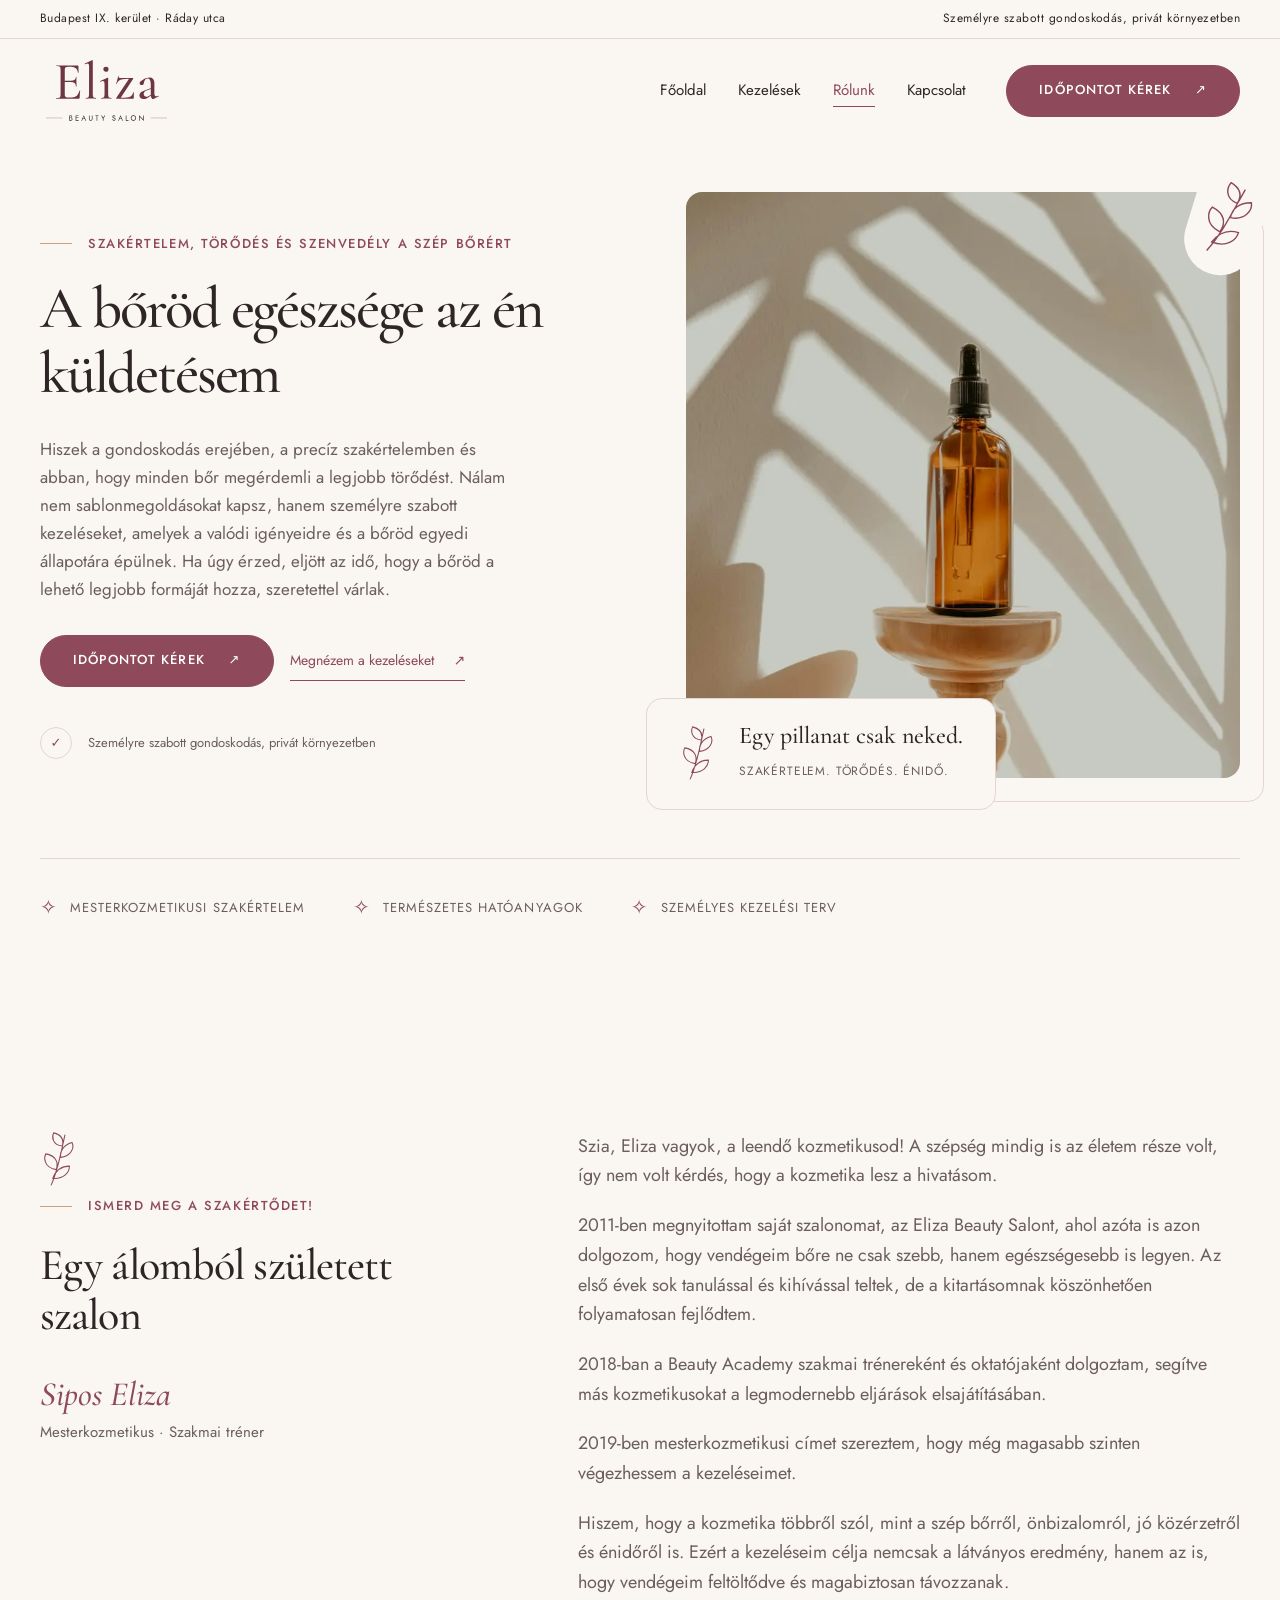
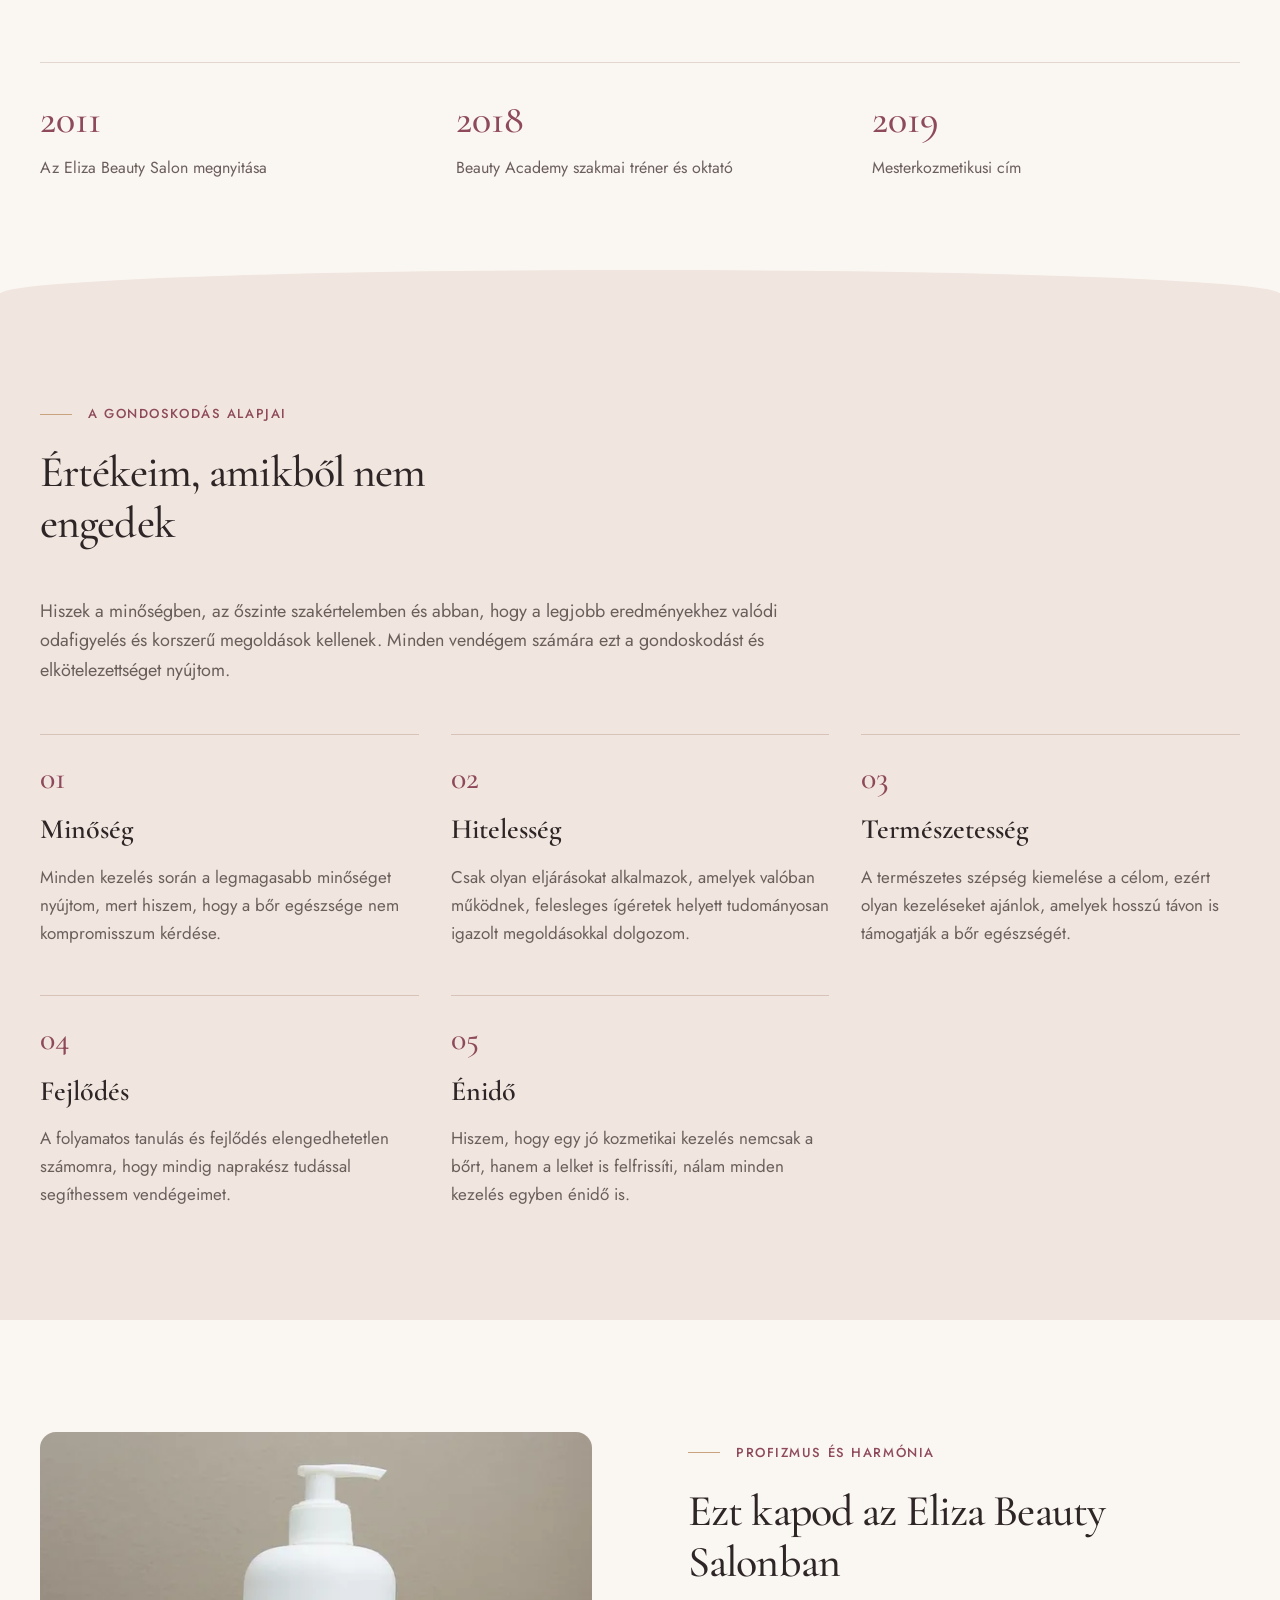
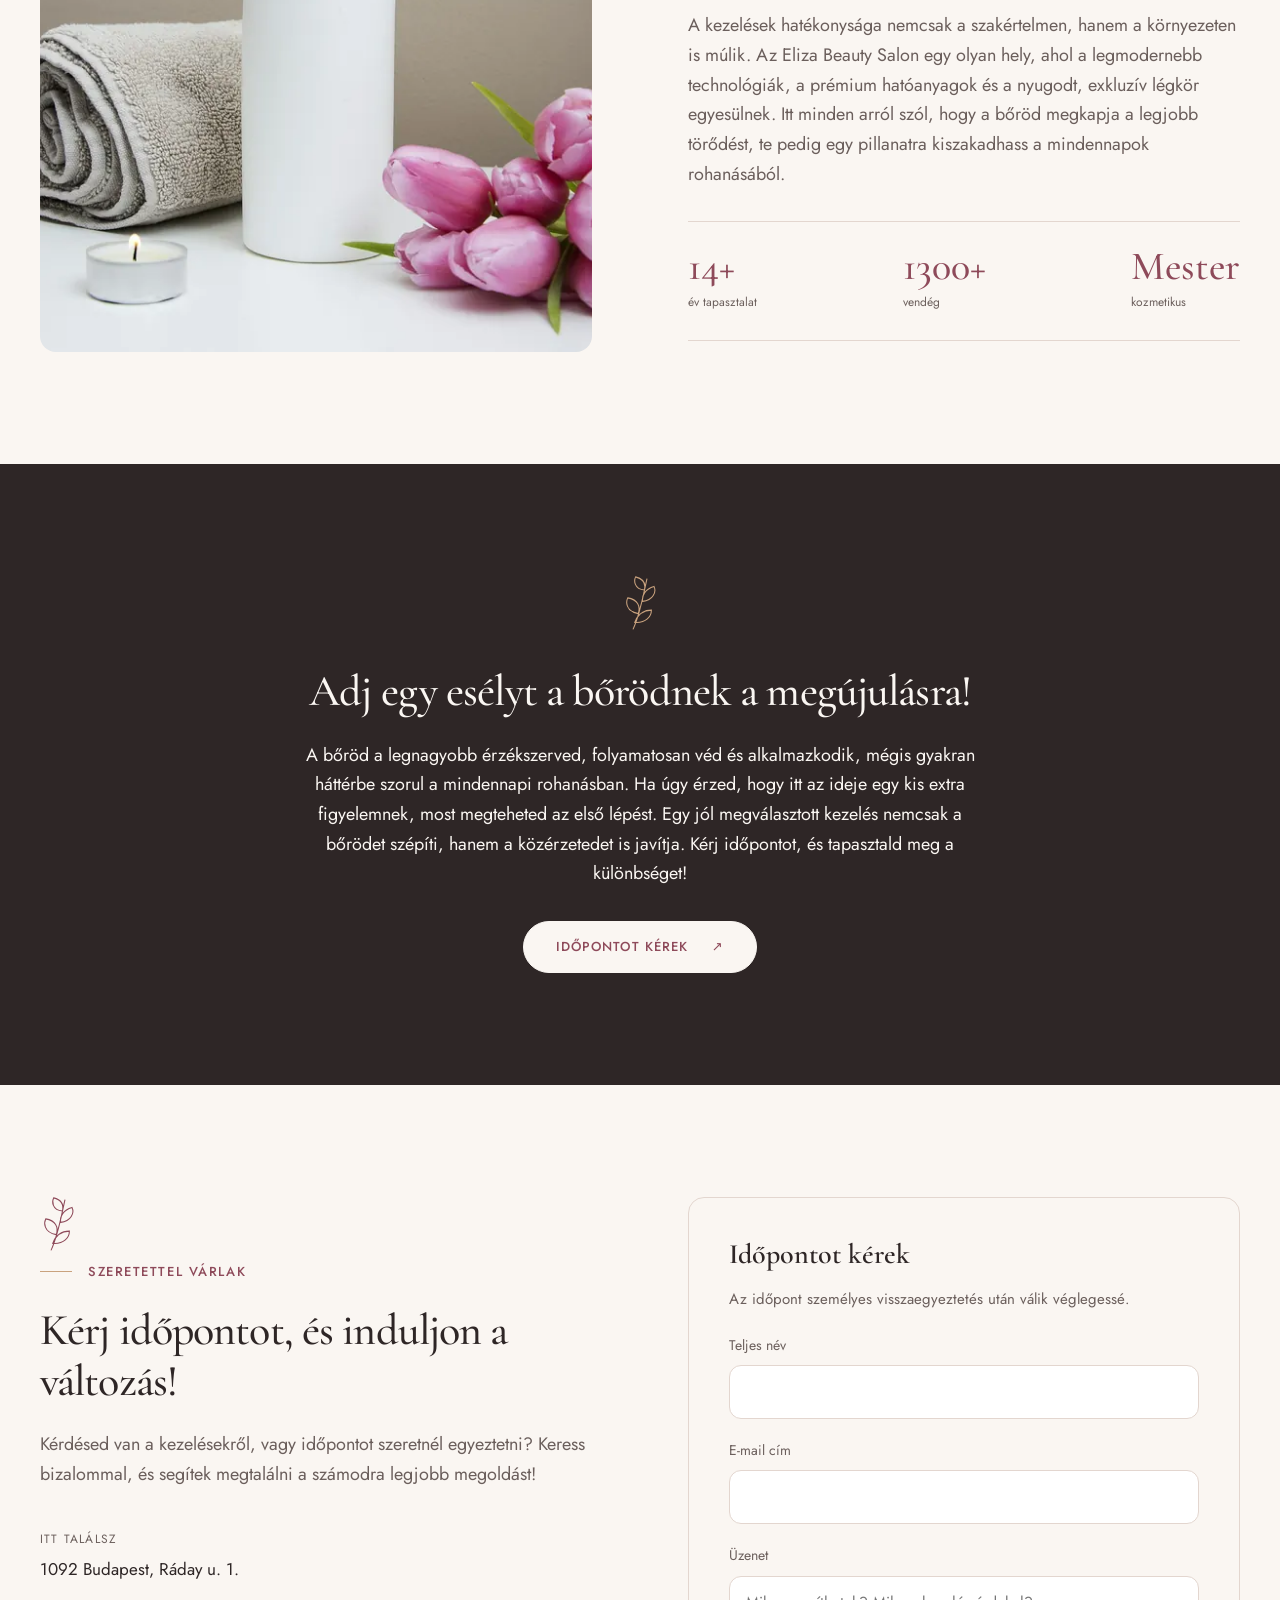
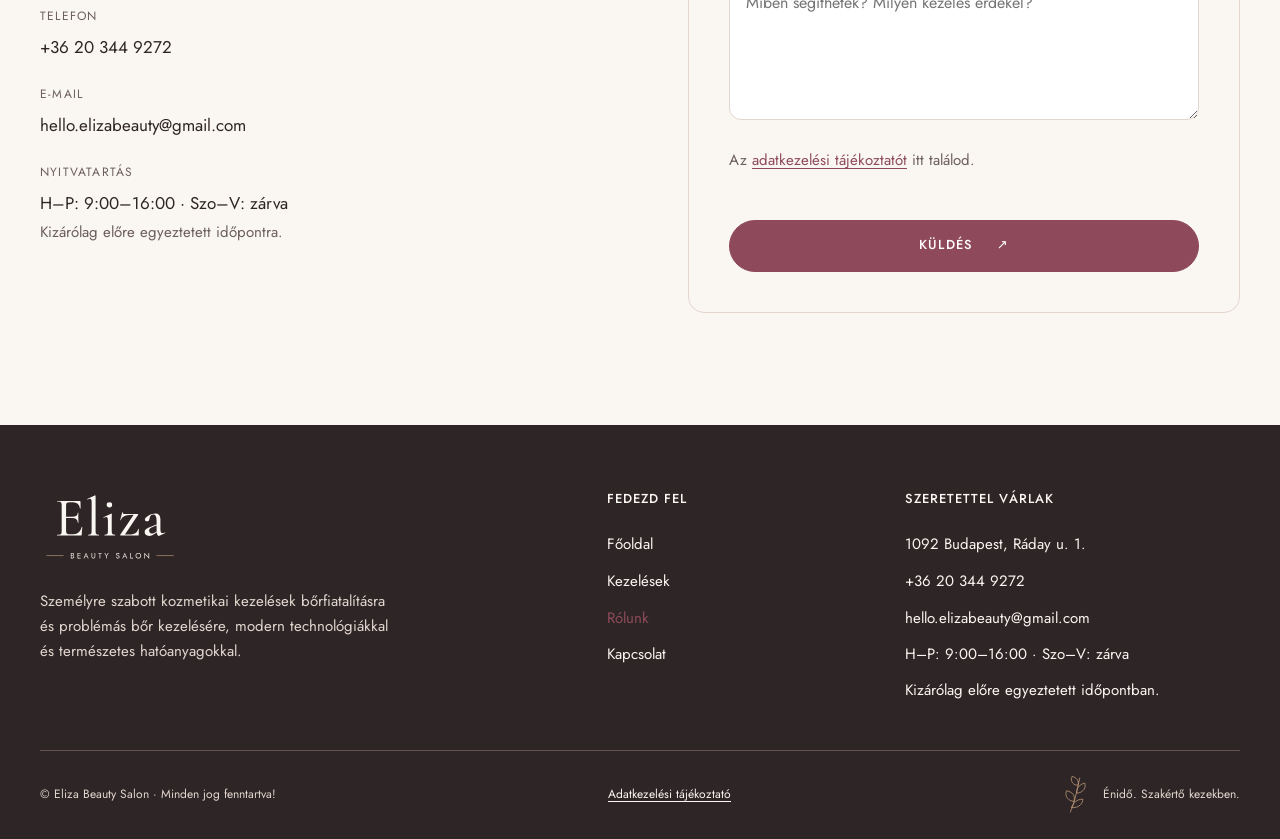
<file: rolunk.html>
<!doctype html>
<html lang="hu"><head><meta charset="utf-8"><meta name="viewport" content="width=device-width, initial-scale=1"><title>Sipos Eliza, mesterkozmetikus Budapesten | Eliza Beauty Salon</title><meta name="description" content="Ismerd meg Sipos Eliza mesterkozmetikust, szakmai útját és az Eliza Beauty Salon szemléletét. Személyre szabott gondoskodás Budapesten. Kérj időpontot nálam!"><link rel="icon" href="logo/favicon.svg" type="image/svg+xml"><link rel="preconnect" href="https://fonts.googleapis.com"><link rel="preconnect" href="https://fonts.gstatic.com" crossorigin><link href="https://fonts.googleapis.com/css2?family=Cormorant+Garamond:ital,wght@0,500;0,600;1,500;1,600&family=Jost:wght@400;500&display=swap" rel="stylesheet"><link rel="stylesheet" href="assets/site.css"><script src="assets/site.js" defer></script>
<link rel="canonical" href="https://eliza-monadesignsoul.netlify.app/rolunk">
<meta property="og:title" content="Sipos Eliza, mesterkozmetikus Budapesten | Eliza Beauty Salon">
<meta property="og:description" content="Ismerd meg Sipos Eliza mesterkozmetikust, szakmai útját és az Eliza Beauty Salon szemléletét. Személyre szabott gondoskodás Budapesten. Kérj időpontot nálam!">
<meta property="og:type" content="website">
<meta property="og:url" content="https://eliza-monadesignsoul.netlify.app/rolunk">
<meta property="og:site_name" content="Eliza Beauty Salon">
<meta property="og:locale" content="hu_HU">
<meta property="og:image" content="https://eliza-monadesignsoul.netlify.app/images/eliza-megosztas.jpg">
<meta property="og:image:type" content="image/jpeg">
<meta property="og:image:width" content="1200">
<meta property="og:image:height" content="630">
<meta property="og:image:alt" content="Arcpakolás felvitele ecsettel kozmetikai arckezelés közben">
<meta name="twitter:card" content="summary_large_image">
<meta name="twitter:title" content="Sipos Eliza, mesterkozmetikus Budapesten | Eliza Beauty Salon">
<meta name="twitter:description" content="Ismerd meg Sipos Eliza mesterkozmetikust, szakmai útját és az Eliza Beauty Salon szemléletét. Személyre szabott gondoskodás Budapesten. Kérj időpontot nálam!">
<meta name="twitter:image" content="https://eliza-monadesignsoul.netlify.app/images/eliza-megosztas.jpg">
<meta name="twitter:image:alt" content="Arcpakolás felvitele ecsettel kozmetikai arckezelés közben">
<script type="application/ld+json">[{"@context":"https://schema.org","@type":"WebSite","@id":"https://eliza-monadesignsoul.netlify.app/#website","name":"Eliza Beauty Salon","url":"https://eliza-monadesignsoul.netlify.app/","inLanguage":"hu-HU"},{"@context":"https://schema.org","@type":"AboutPage","@id":"https://eliza-monadesignsoul.netlify.app/rolunk#webpage","url":"https://eliza-monadesignsoul.netlify.app/rolunk","name":"Sipos Eliza, mesterkozmetikus Budapesten | Eliza Beauty Salon","description":"Ismerd meg Sipos Eliza mesterkozmetikust, szakmai útját és az Eliza Beauty Salon szemléletét. Személyre szabott gondoskodás Budapesten. Kérj időpontot nálam!","inLanguage":"hu-HU","isPartOf":{"@id":"https://eliza-monadesignsoul.netlify.app/#website"}}]</script>
</head><body><a class="skip" href="#tartalom">Ugrás a tartalomhoz</a><svg aria-hidden="true" style="position:absolute;width:0;height:0;overflow:hidden"><defs><symbol id="sprig" viewBox="0 0 40 64"><path d="M12 61C20 44 23 25 28 3M18 43C3 40 4 29 6 25C17 27 21 34 18 43ZM23 29C35 28 39 18 36 12C26 15 22 22 23 29ZM25 16C13 15 13 5 15 1C23 3 27 8 25 16ZM14 53C27 54 33 46 33 39C23 39 17 45 14 53Z"/></symbol></defs></svg><div class="topline"><div class="wrap"><span>Budapest IX. kerület · Ráday utca</span><span class="location">Személyre szabott gondoskodás, privát környezetben</span></div></div><header class="header" id="header"><div class="wrap nav"><a class="brand" href="index.html" aria-label="Eliza Beauty Salon, főoldal"><img src="logo/logo.svg" alt="Eliza Beauty Salon" width="133" height="78"></a><button class="menu-toggle" aria-controls="main-nav" aria-expanded="false" type="button">Menü <span aria-hidden="true">☰</span></button><nav class="navlinks" id="main-nav" aria-label="Fő navigáció"><a href="index.html">Főoldal</a><a href="kezelesek.html">Kezelések</a><a href="rolunk.html" aria-current="page">Rólunk</a><a href="kapcsolat.html">Kapcsolat</a><a class="btn" href="#kapcsolat">Időpontot kérek <span aria-hidden="true">↗</span></a></nav></div></header><main id="tartalom"><section class="hero"><div class="wrap"><div class="hero-grid"><div class="hero-copy"><div class="kicker">Szakértelem, törődés és szenvedély a szép bőrért</div><h1>A bőröd egészsége az én küldetésem</h1><p>Hiszek a gondoskodás erejében, a precíz szakértelemben és abban, hogy minden bőr megérdemli a legjobb törődést. Nálam nem sablonmegoldásokat kapsz, hanem személyre szabott kezeléseket, amelyek a valódi igényeidre és a bőröd egyedi állapotára épülnek. Ha úgy érzed, eljött az idő, hogy a bőröd a lehető legjobb formáját hozza, szeretettel várlak.</p><div class="hero-actions"><a class="btn" href="#kapcsolat">Időpontot kérek <span aria-hidden="true">↗</span></a><a class="textlink" href="kezelesek.html">Megnézem a kezeléseket <span aria-hidden="true">↗</span></a></div><div class="hero-note"><span aria-hidden="true">✓</span><span>Személyre szabott gondoskodás, privát környezetben</span></div></div><div class="hero-visual"><img class="hero-photo" src="images/borapolas-800.webp" srcset="images/borapolas-480.webp 480w, images/borapolas-800.webp 800w, images/borapolas-1200.webp 1200w" sizes="(max-width: 760px) calc(100vw - 52px), (max-width: 1280px) 45vw, 554px" width="1200" height="1800" alt="Borostyánszínű pipettás szérumüveg természetes fényben" decoding="async" fetchpriority="high"><svg class="sprig hero-flower" aria-hidden="true"><use href="#sprig"/></svg><div class="hero-tag"><svg class="sprig" aria-hidden="true"><use href="#sprig"/></svg><div><strong>Egy pillanat csak neked.</strong><span class="small muted">Szakértelem. Törődés. Énidő.</span></div></div></div></div><div class="hero-bottom"><span>Mesterkozmetikusi szakértelem</span><span>Természetes hatóanyagok</span><span>Személyes kezelési terv</span></div></div></section><section class="section "><div class="wrap"><div class="story-grid"><div><svg class="sprig" aria-hidden="true"><use href="#sprig"/></svg><div class="kicker">Ismerd meg a szakértődet!</div><h2>Egy álomból született szalon</h2><p class="signature">Sipos Eliza</p><span class="small muted">Mesterkozmetikus · Szakmai tréner</span></div><div class="story-text"><p>Szia, Eliza vagyok, a leendő kozmetikusod! A szépség mindig is az életem része volt, így nem volt kérdés, hogy a kozmetika lesz a hivatásom. </p><p>2011-ben megnyitottam saját szalonomat, az Eliza Beauty Salont, ahol azóta is azon dolgozom, hogy vendégeim bőre ne csak szebb, hanem egészségesebb is legyen. Az első évek sok tanulással és kihívással teltek, de a kitartásomnak köszönhetően folyamatosan fejlődtem. </p><p>2018-ban a Beauty Academy szakmai trénereként és oktatójaként dolgoztam, segítve más kozmetikusokat a legmodernebb eljárások elsajátításában. </p><p>2019-ben mesterkozmetikusi címet szereztem, hogy még magasabb szinten végezhessem a kezeléseimet. </p><p>Hiszem, hogy a kozmetika többről szól, mint a szép bőrről, önbizalomról, jó közérzetről és énidőről is. Ezért a kezeléseim célja nemcsak a látványos eredmény, hanem az is, hogy vendégeim feltöltődve és magabiztosan távozzanak.</p></div></div><div class="milestones"><div><span>2011</span><p>Az Eliza Beauty Salon megnyitása</p></div><div><span>2018</span><p>Beauty Academy szakmai tréner és oktató</p></div><div><span>2019</span><p>Mesterkozmetikusi cím</p></div></div></div></section><section class="section care"><div class="wrap"><div class="section-heading"><div><div class="kicker">A gondoskodás alapjai</div><h2>Értékeim, amikből nem engedek</h2></div></div><p class="section-lead">Hiszek a minőségben, az őszinte szakértelemben és abban, hogy a legjobb eredményekhez valódi odafigyelés és korszerű megoldások kellenek. Minden vendégem számára ezt a gondoskodást és elkötelezettséget nyújtom.</p><div class="values"><article><span class="service-number">01</span><h3>Minőség</h3><p>Minden kezelés során a legmagasabb minőséget nyújtom, mert hiszem, hogy a bőr egészsége nem kompromisszum kérdése.</p></article><article><span class="service-number">02</span><h3>Hitelesség</h3><p>Csak olyan eljárásokat alkalmazok, amelyek valóban működnek, felesleges ígéretek helyett tudományosan igazolt megoldásokkal dolgozom.</p></article><article><span class="service-number">03</span><h3>Természetesség</h3><p>A természetes szépség kiemelése a célom, ezért olyan kezeléseket ajánlok, amelyek hosszú távon is támogatják a bőr egészségét.</p></article><article><span class="service-number">04</span><h3>Fejlődés</h3><p>A folyamatos tanulás és fejlődés elengedhetetlen számomra, hogy mindig naprakész tudással segíthessem vendégeimet.</p></article><article><span class="service-number">05</span><h3>Énidő</h3><p>Hiszem, hogy egy jó kozmetikai kezelés nemcsak a bőrt, hanem a lelket is felfrissíti, nálam minden kezelés egyben énidő is.</p></article></div></div></section><section class="section "><div class="wrap"><div class="about-layout"><figure class="salon-image"><img src="images/pihenes-800.webp" srcset="images/pihenes-480.webp 480w, images/pihenes-800.webp 800w, images/pihenes-1200.webp 1200w" sizes="(max-width: 760px) calc(100vw - 80px), (max-width: 1280px) 42vw, 520px" width="1200" height="800" alt="Törölköző, testápoló és rózsaszín tulipánok" decoding="async" loading="lazy"></figure><div class="about-copy"><div class="kicker">Profizmus és harmónia</div><h2>Ezt kapod az Eliza Beauty Salonban</h2><p>A kezelések hatékonysága nemcsak a szakértelmen, hanem a környezeten is múlik. Az Eliza Beauty Salon egy olyan hely, ahol a legmodernebb technológiák, a prémium hatóanyagok és a nyugodt, exkluzív légkör egyesülnek. Itt minden arról szól, hogy a bőröd megkapja a legjobb törődést, te pedig egy pillanatra kiszakadhass a mindennapok rohanásából.</p><div class="stats"><div class="stat"><strong>14+</strong><span>év tapasztalat</span></div><div class="stat"><strong>1300+</strong><span>vendég</span></div><div class="stat"><strong>Mester</strong><span>kozmetikus</span></div></div></div></div></div></section><section class="section callout"><div class="wrap"><div class="callout-inner"><svg class="sprig" aria-hidden="true"><use href="#sprig"/></svg><h2>Adj egy esélyt a bőrödnek a megújulásra!</h2><p>A bőröd a legnagyobb érzékszerved, folyamatosan véd és alkalmazkodik, mégis gyakran háttérbe szorul a mindennapi rohanásban. Ha úgy érzed, hogy itt az ideje egy kis extra figyelemnek, most megteheted az első lépést. Egy jól megválasztott kezelés nemcsak a bőrödet szépíti, hanem a közérzetedet is javítja. Kérj időpontot, és tapasztald meg a különbséget!</p><a class="btn" href="#kapcsolat">Időpontot kérek <span aria-hidden="true">↗</span></a></div></div></section><section class="section " id="kapcsolat"><div class="wrap"><div class="contact-layout"><div class="contact-copy"><svg class="sprig" aria-hidden="true"><use href="#sprig"/></svg><div class="kicker">Szeretettel várlak</div><h2>Kérj időpontot, és induljon a változás!</h2><p>Kérdésed van a kezelésekről, vagy időpontot szeretnél egyeztetni? Keress bizalommal, és segítek megtalálni a számodra legjobb megoldást!</p><dl class="contact-info"><div><dt>Itt találsz</dt><dd>1092 Budapest, Ráday u. 1.</dd></div><div><dt>Telefon</dt><dd><a href="tel:+36203449272">+36 20 344 9272</a></dd></div><div><dt>E-mail</dt><dd><a href="mailto:hello.elizabeauty@gmail.com">hello.elizabeauty@gmail.com</a></dd></div><div><dt>Nyitvatartás</dt><dd>H–P: 9:00–16:00 · Szo–V: zárva<br><span class="small muted">Kizárólag előre egyeztetett időpontra.</span></dd></div></dl></div><form class="contact-form" name="kapcsolat" method="POST" data-netlify="true" netlify-honeypot="bot-field" data-contact-form aria-describedby="contact-help"><input type="hidden" name="form-name" value="kapcsolat"><input type="hidden" name="source-page" value="/rolunk"><p hidden><label>Hagyd üresen ezt a mezőt: <input name="bot-field" tabindex="-1" autocomplete="off"></label></p><h3>Időpontot kérek</h3><p class="small" id="contact-help">Az időpont személyes visszaegyeztetés után válik véglegessé.</p><div class="field"><label for="contact-name">Teljes név</label><input id="contact-name" name="name" autocomplete="name" required maxlength="120"></div><div class="field"><label for="contact-email">E-mail cím</label><input id="contact-email" name="email" type="email" autocomplete="email" required maxlength="254"></div><div class="field"><label for="contact-message">Üzenet</label><textarea id="contact-message" name="message" required maxlength="3000" placeholder="Miben segíthetek? Milyen kezelés érdekel?"></textarea></div><p class="small muted">Az <a class="inline-button" href="adatkezeles.html">adatkezelési tájékoztatót</a> itt találod.</p><button class="btn" type="submit">Küldés <span aria-hidden="true">↗</span></button><p class="form-status" role="status" aria-live="polite"></p></form></div></div></section></main><footer class="footer"><div class="wrap"><div class="footer-top"><div class="footer-brand"><a href="index.html"><img src="logo/logo-feher.svg" alt="Eliza Beauty Salon" width="140" height="77" loading="lazy"></a><p>Személyre szabott kozmetikai kezelések bőrfiatalításra és problémás bőr kezelésére, modern technológiákkal és természetes hatóanyagokkal.</p></div><div><h2 class="footer-heading">Fedezd fel</h2><nav class="footer-links" aria-label="Lábléc navigáció"><a href="index.html">Főoldal</a><a href="kezelesek.html">Kezelések</a><a href="rolunk.html" aria-current="page">Rólunk</a><a href="kapcsolat.html">Kapcsolat</a></nav></div><div><h2 class="footer-heading">Szeretettel várlak</h2><div class="footer-links"><span>1092 Budapest, Ráday u. 1.</span><a href="tel:+36203449272">+36 20 344 9272</a><a href="mailto:hello.elizabeauty@gmail.com">hello.elizabeauty@gmail.com</a><span>H–P: 9:00–16:00 · Szo–V: zárva</span><span class="small">Kizárólag előre egyeztetett időpontban.</span></div></div></div><div class="footer-bottom"><span>© Eliza Beauty Salon · Minden jog fenntartva!</span><a class="inline-button" href="adatkezeles.html">Adatkezelési tájékoztató</a><span class="footer-mark"><svg class="sprig" aria-hidden="true"><use href="#sprig"/></svg> Énidő. Szakértő kezekben.</span></div></div></footer><noscript><p class="wrap small">A kapcsolati űrlap JavaScript nélkül is elküldhető.</p></noscript></body></html>
</file>
<file: assets/site.css>
:root{--color-brand-primary:#8E4A5A;--color-brand-secondary:#6E3644;--color-brand-accent:#C9A27E;--color-brand-bg:#FAF6F2;--color-brand-surface:#F1E6DF;--color-brand-text:#2E2626;--color-brand-muted:#6B5F5C;--line:#E3D6CF;--font-heading:'Cormorant Garamond',Georgia,serif;--font-body:'Jost',system-ui,sans-serif}
    *,*::before,*::after{box-sizing:border-box}html{scroll-behavior:smooth;scroll-padding-top:125px}body{margin:0;background:var(--color-brand-bg);color:var(--color-brand-text);font:400 18px/1.65 var(--font-body)}body button,body input,body textarea{font:inherit}body a{color:inherit;text-decoration:none}body button{cursor:pointer}body img{display:block;max-width:100%;object-fit:cover}body h1,body h2,body h3,body p{margin:0}body h1,body h2,body h3{font-family:var(--font-heading);font-weight:500}body h1{font-size:clamp(40px,4.6vw,64px);line-height:1.1;letter-spacing:-.035em}body h2{font-size:clamp(32px,3.7vw,44px);line-height:1.15;letter-spacing:-.02em}body h3{font-size:28px;line-height:1.2;font-weight:600}body p{max-width:680px}body p+p{margin-top:20px}::selection{background:var(--color-brand-surface);color:var(--color-brand-secondary)}:focus-visible{outline:3px solid var(--color-brand-primary);outline-offset:5px}button:focus-visible,input:focus-visible,textarea:focus-visible{outline-offset:3px}.wrap{max-width:1280px;padding-inline:40px;margin-inline:auto}.section{padding-block:112px}.kicker{display:flex;align-items:center;gap:16px;text-transform:uppercase;font-size:13px;font-weight:500;letter-spacing:.12em;line-height:1.4;color:var(--color-brand-primary);margin-bottom:24px}.kicker:before{content:'';width:32px;height:1px;background:var(--color-brand-accent)}.muted{color:var(--color-brand-muted)}.small{font-size:15px;line-height:1.5}.btn{display:inline-flex;justify-content:center;align-items:center;gap:24px;min-height:52px;padding:16px 32px;border:1px solid var(--color-brand-primary);border-radius:999px;background:var(--color-brand-primary);color:white;text-transform:uppercase;font-size:13px;font-weight:500;line-height:1.3;letter-spacing:.08em;transition:background .3s ease-out,transform .3s ease-out}.btn:hover{background:var(--color-brand-secondary);transform:translateY(-2px)}.btn.outline{background:transparent;color:var(--color-brand-primary)}.btn.outline:hover{background:var(--color-brand-surface)}.textlink{display:inline-flex;align-items:center;gap:20px;padding:8px 0;border-bottom:1px solid var(--color-brand-primary);color:var(--color-brand-primary);font-size:15px;transition:gap .3s ease-out}.textlink:hover{gap:28px}.arrow{font-size:22px;font-weight:400;line-height:1}.sprig{width:36px;height:56px;fill:none;stroke:currentColor;stroke-width:1.2;color:var(--color-brand-primary)}.skip{position:absolute;z-index:100;top:0;left:20px;padding:14px 22px;background:var(--color-brand-primary);color:#fff;transform:translateY(-120%)}.skip:focus{transform:translateY(0)}.topline{border-bottom:1px solid var(--line);font-size:12px;letter-spacing:.04em;padding:9px 0}.topline .wrap{display:flex;justify-content:space-between;gap:16px}.topline a:hover{text-decoration:underline}.header{position:sticky;top:0;z-index:30;background:rgba(250,246,242,.97);border-bottom:1px solid transparent;transition:box-shadow .4s,background .4s}.header.scrolled{box-shadow:0 3px 22px #2e262609;backdrop-filter:blur(12px);border-color:var(--line)}.nav{min-height:104px;display:flex;align-items:center;justify-content:space-between;gap:40px}.brand img{width:133px;height:78px;object-fit:contain}.navlinks{display:flex;align-items:center;gap:32px;font-size:15px}.navlinks>a:not(.btn){position:relative;padding-block:8px}.navlinks>a:not(.btn):after{content:'';position:absolute;left:0;right:100%;bottom:4px;height:1px;background:var(--color-brand-primary);transition:right .3s}.navlinks>a:hover:after{right:0}.navlinks .btn{margin-left:8px}.menu-toggle{display:none;border:1px solid var(--line);border-radius:99px;background:none;min-width:78px;min-height:44px;padding:10px 16px;font-size:14px}.hero{padding:48px 0 96px;position:relative}.hero-grid{display:grid;grid-template-columns:1.05fr 1fr;align-items:center;gap:64px}.hero-copy{padding:24px 0 40px;position:relative;z-index:2}.hero h1{max-width:570px}.hero h1 em{color:var(--color-brand-primary);font-weight:500}.hero-copy>p{margin-top:28px;max-width:470px;color:var(--color-brand-muted)}.hero-actions{display:flex;gap:16px;align-items:center;flex-wrap:wrap;margin-top:32px}.hero-actions .textlink{font-size:14px}.hero-note{display:flex;align-items:center;gap:16px;margin-top:40px;font-size:13px;color:var(--color-brand-muted)}.hero-note span:first-child{width:32px;height:32px;border:1px solid var(--line);border-radius:50%;display:grid;place-items:center;color:var(--color-brand-primary)}.hero-visual{position:relative;padding-bottom:40px}.hero-photo{width:100%;height:586px;border-radius:16px;object-position:center}.hero-visual:before{content:'';position:absolute;inset:24px -24px 16px 24px;border:1px solid var(--line);border-radius:16px;z-index:-1}.hero-tag{position:absolute;bottom:8px;left:-40px;background:var(--color-brand-bg);padding:24px 32px;display:flex;gap:24px;align-items:center;border-radius:16px;border:1px solid var(--line);min-width:290px}.hero-tag strong{font:500 24px/1.1 var(--font-heading);display:block;margin-bottom:6px}.hero-tag .small{font-size:12px;letter-spacing:.07em;text-transform:uppercase}.hero-flower{position:absolute;right:-22px;top:-28px;transform:rotate(17deg);width:72px;height:112px;background:var(--color-brand-bg);border-radius:999px;padding:12px;animation:breathe 7s ease-in-out infinite}.hero-bottom{display:flex;gap:48px;align-items:center;border-top:1px solid var(--line);padding-top:32px;margin-top:40px;color:var(--color-brand-muted);font-size:13px;text-transform:uppercase;letter-spacing:.08em}.hero-bottom span{display:flex;align-items:center;gap:12px}.hero-bottom span:before{content:'✧';color:var(--color-brand-primary);font-size:20px}.section-heading{display:flex;justify-content:space-between;align-items:flex-end;gap:48px;margin-bottom:48px}.section-heading h2{max-width:510px}.section-heading p{max-width:380px}.treatments{padding-top:0}.treatment-grid{display:grid;grid-template-columns:repeat(3,1fr);gap:32px}.treatment{border-top:1px solid var(--line);padding-top:24px}.treatment:nth-child(2){margin-top:48px}.treatment:nth-child(3){margin-top:96px}.treatment .number{font-size:13px;letter-spacing:.1em;color:var(--color-brand-primary)}.treatment h3{margin:18px 0 16px}.treatment p{font-size:16px;color:var(--color-brand-muted)}.treatment .textlink{margin-top:24px}.treatment .mini-line{display:flex;justify-content:space-between;align-items:center}.treatment .sprig{width:26px;height:40px}.care{position:relative;background:var(--color-brand-surface)}.care:before{position:absolute;content:'';top:-23px;height:24px;left:0;right:0;border-radius:50% 50% 0 0/100% 100% 0 0;background:var(--color-brand-surface)}.care-layout{display:grid;grid-template-columns:.85fr 1.15fr;gap:96px;align-items:start}.care-intro p{margin-top:24px;color:var(--color-brand-muted)}.care-intro>.sprig{margin-bottom:24px}.benefits{display:grid;grid-template-columns:1fr 1fr;gap:40px 32px}.benefit{border-top:1px solid #d7c3b8;padding-top:24px}.benefit .benefit-icon{font-size:26px;color:var(--color-brand-primary);margin-bottom:16px;display:block}.benefit h3{font-size:25px;margin-bottom:12px}.benefit p{font-size:16px;color:var(--color-brand-muted)}.about-layout{display:grid;grid-template-columns:1fr 1fr;gap:96px;align-items:center}.about-photos{position:relative;padding-right:64px;padding-bottom:96px}.about-main{height:500px;width:100%;border-radius:16px}.about-detail{position:absolute;right:0;bottom:24px;width:52%;height:280px;border:8px solid var(--color-brand-bg);border-radius:24px}.photo-caption{position:absolute;bottom:0;left:0;font-size:11px;color:var(--color-brand-muted);letter-spacing:.03em}.about-copy>p{margin-top:24px;color:var(--color-brand-muted)}.about-copy .signature{font:500 italic 34px/1.3 var(--font-heading);color:var(--color-brand-primary);margin:24px 0 8px}.stats{display:flex;justify-content:space-between;gap:16px;border-top:1px solid var(--line);border-bottom:1px solid var(--line);padding-block:24px;margin-top:32px}.stat strong{display:block;font:500 40px/1 var(--font-heading);color:var(--color-brand-primary)}.stat span{font-size:12px;color:var(--color-brand-muted)}.about-more{margin-top:24px}.about-more summary{color:var(--color-brand-primary);font-size:15px;cursor:pointer;padding:8px 0}.about-more p{padding-top:16px;font-size:16px}.testimonials{background:var(--color-brand-text);color:var(--color-brand-bg);position:relative;overflow:hidden}.testimonials .kicker{color:var(--color-brand-bg);justify-content:center}.testimonials .center-title{max-width:640px;text-align:center;margin:auto}.quotes{display:grid;grid-template-columns:1.12fr 1fr;gap:80px;margin-top:64px}.quote{margin:0;padding:0}.quote+ .quote{padding-left:64px;border-left:1px solid #665453}.quote-mark{font:500 96px/.7 var(--font-heading);color:var(--color-brand-accent);display:block;margin-bottom:24px}.quote p{font:500 25px/1.5 var(--font-heading)}.quote footer{margin-top:24px;font-size:13px;text-transform:uppercase;letter-spacing:.12em;color:var(--color-brand-accent)}.quote-sprig{position:absolute;right:24px;bottom:-20px;width:150px;height:220px;color:var(--color-brand-accent);opacity:.12;transform:rotate(20deg)}.steps{display:grid;grid-template-columns:repeat(4,1fr);gap:32px}.step{position:relative;border-top:1px solid var(--line);padding-top:24px}.step .step-number{font:500 40px/1 var(--font-heading);color:var(--color-brand-primary);display:block;margin-bottom:24px}.step h3{font-size:25px;margin-bottom:16px}.step p{font-size:16px;color:var(--color-brand-muted)}.faq-section{padding-top:0}.faq-layout{display:grid;grid-template-columns:.75fr 1.25fr;gap:96px;border-top:1px solid var(--line);padding-top:96px}.faq-intro>p{margin-top:24px}.faq-intro .textlink{margin-top:24px}.faq{border-bottom:1px solid var(--line)}.faq:first-child{border-top:1px solid var(--line)}.faq summary{cursor:pointer;list-style:none;padding:24px 40px 24px 0;position:relative;font-size:18px}.faq summary::-webkit-details-marker{display:none}.faq summary:after{content:'+';position:absolute;right:0;top:24px;color:var(--color-brand-primary);font-size:24px;line-height:1.2}.faq[open] summary:after{content:'−'}.faq p{padding:0 32px 24px 0;font-size:16px;color:var(--color-brand-muted)}.newsletter{background:var(--color-brand-surface);position:relative}.newsletter-grid{display:grid;grid-template-columns:.7fr 1.3fr;gap:96px;align-items:center}.book-visual{position:relative;display:flex;justify-content:center;padding:32px 16px}.book{width:260px;min-height:340px;border-radius:3px 14px 14px 3px;background:var(--color-brand-bg);border:1px solid #d8c6bd;box-shadow:12px 16px 0 #e3d6cf;display:flex;flex-direction:column;align-items:center;justify-content:center;padding:32px;text-align:center;transform:rotate(-7deg)}.book:before{content:'';position:absolute;left:8px;top:0;bottom:0;border-left:1px solid var(--line)}.book .sprig{margin:24px 0}.book .book-title{font:500 38px/1.05 var(--font-heading)}.book .small{font-size:10px;text-transform:uppercase;letter-spacing:.1em}.newsletter-copy>p{margin-top:24px;color:var(--color-brand-muted)}.demo-note{font-size:13px;color:var(--color-brand-muted);margin-top:16px;line-height:1.5}.signup-fields{display:grid;grid-template-columns:1fr 1fr;gap:16px;margin-top:24px}.field label{display:block;font-size:14px;margin-bottom:8px;color:var(--color-brand-muted)}.field input,.field textarea{width:100%;padding:14px 16px;border:1px solid var(--line);background:#fff;border-radius:12px;color:var(--color-brand-text);font-size:16px;line-height:1.5;transition:border .3s}.field textarea{resize:vertical;min-height:144px}.field input:focus,.field textarea:focus{border-color:var(--color-brand-primary)}.checkbox{display:flex;align-items:flex-start;gap:12px;font-size:13px;margin-block:20px;line-height:1.6}.checkbox input{margin-top:4px;width:17px;height:17px;accent-color:var(--color-brand-primary);flex-shrink:0}.inline-button{border:0;background:none;padding:0;color:var(--color-brand-primary);text-decoration:underline;text-underline-offset:3px;font:inherit}.form-status{font-size:14px;line-height:1.5;margin-top:16px;color:var(--color-brand-primary)}.contact-layout{display:grid;grid-template-columns:1fr 1fr;gap:96px}.contact-copy>p{margin-top:24px;color:var(--color-brand-muted)}.contact-info{display:grid;gap:24px;margin-top:40px}.contact-info dt{font-size:12px;text-transform:uppercase;letter-spacing:.1em;color:var(--color-brand-muted);margin-bottom:6px}.contact-info dd{margin:0;font-size:17px}.contact-info a:hover{text-decoration:underline}.contact-form{border:1px solid var(--line);border-radius:16px;padding:40px}.contact-form .field{margin-bottom:20px}.contact-form>.small{margin-bottom:24px;color:var(--color-brand-muted)}.contact-form .btn{width:100%;margin-top:8px}.footer{padding:64px 0 24px;background:var(--color-brand-text);color:var(--color-brand-bg)}.footer-top{display:grid;grid-template-columns:1.5fr .7fr 1fr;gap:64px}.footer-brand img{width:140px;height:auto;margin-bottom:24px}.footer-brand p{font-size:15px;color:var(--line);max-width:350px}.footer h3{font:500 13px var(--font-body);text-transform:uppercase;letter-spacing:.12em;margin-bottom:24px;color:var(--color-brand-accent)}.footer-links{display:grid;gap:12px;font-size:15px}.footer-links a:hover{text-decoration:underline;text-underline-offset:4px}.footer-bottom{margin-top:48px;padding-top:24px;border-top:1px solid #665453;display:flex;justify-content:space-between;gap:24px;align-items:center;font-size:12px;color:var(--line)}.footer-bottom .inline-button{color:var(--line)}.footer .sprig{color:var(--color-brand-accent);width:24px;height:40px}.footer-mark{display:flex;align-items:center;gap:16px}.privacy-dialog{max-width:580px;width:calc(100% - 40px);border:1px solid var(--line);border-radius:16px;padding:40px;background:var(--color-brand-bg);color:var(--color-brand-text)}.privacy-dialog::backdrop{background:#2e262673;backdrop-filter:blur(4px)}.privacy-dialog h2{font-size:32px;margin-bottom:24px}.privacy-dialog p{font-size:16px;margin-bottom:24px}.privacy-dialog .btn{font-size:12px}.hero-copy>*{animation:enter .9s both}.hero-copy .kicker{animation-delay:.05s}.hero-copy h1{animation-delay:.15s}.hero-copy>p{animation-delay:.25s}.hero-copy .hero-actions{animation-delay:.35s}.hero-copy .hero-note{animation-delay:.45s}.hero-visual{animation:image-in 1.2s both}.reveal{transition:opacity .8s ease-out,transform 1s ease-out}.js-motion .reveal:not(.visible){opacity:0;transform:translateY(24px)}.js-motion .reveal.side:not(.visible){transform:translateX(-24px)}.js-motion .reveal.soft:not(.visible){transform:scale(.97)}@keyframes enter{from{opacity:0;transform:translateY(18px)}to{opacity:1;transform:none}}@keyframes image-in{from{opacity:0;transform:translateX(24px)}to{opacity:1;transform:none}}@keyframes breathe{0%,100%{transform:rotate(17deg) translateY(0)}50%{transform:rotate(20deg) translateY(-6px)}}
    @media(min-width:1500px){.hero{padding-top:64px}.hero-photo{height:620px}}
    @media(max-width:1050px){.wrap{padding-inline:32px}.navlinks{gap:20px}.nav{gap:24px}.navlinks .btn{padding:14px 20px;font-size:11px}.hero-grid{gap:40px}.hero-photo{height:540px}.hero-tag{left:-24px;min-width:0;padding:20px 24px}.hero-actions{align-items:flex-start;flex-direction:column}.care-layout,.about-layout,.faq-layout,.newsletter-grid,.contact-layout{gap:48px}.hero-bottom{gap:24px;font-size:11px}.section{padding-block:96px}.treatments{padding-top:0}.about-photos{padding-right:32px}.quotes{gap:40px}.quote+.quote{padding-left:40px}.step h3{font-size:24px}.steps{gap:24px}.footer-top{gap:40px}.contact-form{padding:32px}.faq-section{padding-top:0}}
    @media(max-width:760px){html{scroll-padding-top:90px}.wrap{padding-inline:20px}.topline{font-size:11px}.topline .location{display:none}.topline .wrap{justify-content:center}.nav{min-height:80px}.brand img{width:108px;height:64px}.menu-toggle{display:block}.navlinks{display:none;position:absolute;top:100%;left:0;right:0;background:var(--color-brand-bg);padding:24px 20px 32px;border-top:1px solid var(--line);border-bottom:1px solid var(--line);align-items:stretch;box-shadow:0 18px 24px #2e262609}.navlinks.open{display:flex;flex-direction:column;gap:8px}.navlinks>a:not(.btn){padding:12px 8px}.navlinks .btn{margin:12px 0 0;font-size:13px;padding:16px 32px}.hero{padding:32px 0 64px}.hero-grid{grid-template-columns:1fr;gap:32px}.hero-copy{padding:0}.kicker{font-size:12px;margin-bottom:20px;gap:12px}body h1{font-size:40px;max-width:380px!important}body h2{font-size:32px}body h3{font-size:24px}body{font-size:16px}.hero-copy>p{margin-top:24px;max-width:500px}.hero-actions{flex-direction:row;align-items:center;gap:20px;margin-top:24px}.btn{font-size:12px;padding:16px 24px;gap:16px}.hero-actions .textlink{font-size:13px}.hero-note{margin-top:24px;font-size:12px}.hero-visual{padding:0 0 24px;margin:8px 12px 0 0}.hero-photo{height:420px;width:100%;object-position:center}.hero-visual:before{inset:16px -12px 8px 16px}.hero-tag{left:16px;bottom:0;padding:16px 20px;gap:16px}.hero-tag strong{font-size:22px}.hero-tag .sprig{height:44px;width:28px}.hero-tag .small{font-size:10px}.hero-flower{width:56px;height:88px;right:-16px;top:-20px}.hero-bottom{margin-top:32px;padding-top:24px;display:grid;grid-template-columns:1fr 1fr;gap:12px 16px;font-size:10px}.hero-bottom span:last-child{grid-column:1/-1}.hero-bottom span:before{font-size:18px}.section{padding-block:64px}.section-heading{display:block;margin-bottom:32px}.section-heading p{margin-top:20px}.treatments{padding-top:0}.treatment-grid{grid-template-columns:1fr;gap:32px}.treatment:nth-child(2),.treatment:nth-child(3){margin-top:0}.treatment h3{margin-top:12px}.treatment .textlink{margin-top:16px}.care-layout{grid-template-columns:1fr;gap:32px}.care-intro>.sprig{height:44px;margin-bottom:20px}.benefits{gap:32px 24px}.benefit h3{font-size:23px}.benefit p{font-size:15px}.benefit .benefit-icon{font-size:22px;margin-bottom:12px}.about-layout{grid-template-columns:1fr;gap:40px}.about-photos{padding-right:40px;padding-bottom:64px}.about-main{height:380px}.about-detail{height:200px;bottom:20px}.photo-caption{font-size:10px}.about-copy>p{margin-top:20px}.stats{gap:12px;padding:24px 0}.stat strong{font-size:36px}.stat span{font-size:11px}.quotes{grid-template-columns:1fr;gap:40px;margin-top:40px}.quote+.quote{padding-left:0;padding-top:40px;border-left:0;border-top:1px solid #665453}.quote p{font-size:24px}.quote-mark{font-size:72px;margin-bottom:16px}.quote-sprig{width:100px;height:160px;right:-24px}.testimonials .kicker{font-size:10px;letter-spacing:.1em}.steps{grid-template-columns:1fr 1fr;gap:32px 24px}.step .step-number{font-size:36px;margin-bottom:16px}.step h3{font-size:23px}.step p{font-size:15px}.faq-section{padding-top:0}.faq-layout{grid-template-columns:1fr;gap:32px;padding-top:64px}.faq summary{font-size:16px;padding-block:20px}.faq summary:after{top:20px}.newsletter-grid{grid-template-columns:1fr;gap:40px}.book-visual{padding:0 16px 16px}.book{width:204px;min-height:270px;padding:24px;transform:rotate(-5deg)}.book .book-title{font-size:32px}.book .sprig{height:44px;margin:20px 0}.newsletter-copy h2{max-width:400px}.signup-fields{grid-template-columns:1fr;gap:16px}.newsletter-copy .btn{width:100%}.contact-layout{grid-template-columns:1fr;gap:32px}.contact-info{grid-template-columns:1fr 1fr;gap:24px 16px}.contact-info>div:first-child{grid-column:1/-1}.contact-info dd{font-size:15px;overflow-wrap:anywhere}.contact-form{padding:24px}.footer{padding-top:48px}.footer-top{grid-template-columns:1fr 1fr;gap:40px 24px}.footer-brand{grid-column:1/-1}.footer-brand img{width:120px;margin-bottom:20px}.footer h3{font-size:12px;margin-bottom:20px}.footer-links{font-size:14px}.footer-bottom{flex-direction:column;align-items:flex-start;gap:20px;margin-top:40px}.privacy-dialog{padding:28px}.privacy-dialog h2{font-size:28px}.js-motion .reveal.side:not(.visible){transform:translateY(24px)}}
    @media(max-width:380px){.hero-actions{flex-direction:column;align-items:flex-start}.hero-photo{height:360px}.benefits,.steps{grid-template-columns:1fr}.contact-info{grid-template-columns:1fr}.footer-top{grid-template-columns:1fr}.hero-bottom{grid-template-columns:1fr}.hero-bottom span:last-child{grid-column:auto}}
    @media(prefers-reduced-motion:reduce){html{scroll-behavior:auto}*,*::before,*::after{animation:none!important;transition:none!important}.js-motion .reveal:not(.visible){opacity:1;transform:none}}
  
/* A választott Csendes énidő arculat közös oldal-komponensei. */
html{overflow-x:clip}body{overflow-wrap:break-word}button{border:0}button,input,textarea{font:inherit}figure,blockquote,dl,dd{margin:0}ul{padding-left:24px}a[aria-current="page"]{color:var(--color-brand-primary)}.navlinks>a[aria-current="page"]:after{right:0}.hero-copy>p{font-size:17px}.section-lead{max-width:760px;color:var(--color-brand-muted);margin-bottom:48px}.callout{background:var(--color-brand-text);color:var(--color-brand-bg);text-align:center}.callout-inner{max-width:760px;margin:auto}.callout-inner>.sprig{color:var(--color-brand-accent);margin:0 auto 24px}.callout h2{max-width:680px;margin:auto}.callout p{margin:24px auto 32px}.callout .btn{background:var(--color-brand-bg);border-color:var(--color-brand-bg);color:var(--color-brand-primary)}.concerns{display:grid;grid-template-columns:1fr 1fr;gap:40px}.concerns article{border-top:1px solid var(--line);padding-top:24px}.concerns h3{font-size:26px;margin-bottom:16px}.concerns p,.service-row p,.values p{color:var(--color-brand-muted);font-size:17px}.service-row{display:grid;grid-template-columns:72px 1fr 48px;gap:32px;padding:48px 0;border-top:1px solid var(--line)}.service-row h3{font-size:34px;margin-bottom:20px}.service-row li{margin:12px 0;color:var(--color-brand-muted)}.service-row .textlink{margin-top:16px}.service-number{font:500 32px/1.2 var(--font-heading);color:var(--color-brand-primary)}.result-list{list-style:none;display:grid;grid-template-columns:1fr 1fr;gap:24px 48px;padding:0;margin:0}.result-list li{display:flex;gap:16px}.result-list span{color:var(--color-brand-primary)}.guarantee{display:grid;grid-template-columns:180px 1fr 64px;gap:48px;align-items:center}.guarantee-number{font:500 96px/1 var(--font-heading);color:var(--color-brand-primary)}.guarantee-number span{font-size:48px}.guarantee p{margin-top:24px;color:var(--color-brand-muted)}.packages{display:grid;grid-template-columns:repeat(3,1fr);gap:24px;align-items:stretch}.package{background:white;border-radius:16px;padding:32px;display:flex;flex-direction:column;border:1px solid var(--line)}.package.featured{border:2px solid var(--color-brand-primary)}.package .kicker{font-size:11px}.package h3{font-size:30px;min-height:72px}.package .price{font:500 44px/1.2 var(--font-heading);color:var(--color-brand-primary);margin:16px 0 24px}.package>p:not(.price),.package li{font-size:16px;color:var(--color-brand-muted)}.package ul{margin:24px 0 32px}.package li{padding-left:0;margin:12px 0}.package .btn{margin-top:auto;white-space:nowrap;padding-inline:24px}.story-grid{display:grid;grid-template-columns:.8fr 1.2fr;gap:96px}.story-grid>.sprig{margin-bottom:24px}.signature{font:500 italic 34px/1.3 var(--font-heading);color:var(--color-brand-primary);margin-top:32px}.story-text p{color:var(--color-brand-muted)}.milestones{display:grid;grid-template-columns:repeat(3,1fr);gap:48px;margin-top:64px;border-top:1px solid var(--line);padding-top:32px}.milestones span{font:500 40px/1.2 var(--font-heading);color:var(--color-brand-primary)}.milestones p{font-size:16px;margin-top:12px;color:var(--color-brand-muted)}.values{display:grid;grid-template-columns:repeat(3,1fr);gap:48px 32px}.values article{border-top:1px solid #d7c3b8;padding-top:24px}.values h3{margin:16px 0}.salon-image img{height:520px;width:100%;object-fit:cover;border-radius:16px}.salon-image figcaption{font-size:12px;color:var(--color-brand-muted);margin-top:16px}.contact-page{padding-top:64px}.contact-page h1{font-size:56px;line-height:1.1}.contact-form h3{margin-bottom:16px}.contact-form>.btn{margin-top:24px}.footer-links{overflow-wrap:anywhere}.form-status:empty{display:none}.demo-note{max-width:680px}.topline .wrap{align-items:center}.hero h1{max-width:620px}.hero-copy p{line-height:1.65}.benefit .sprig{height:40px;margin-bottom:16px}.privacy-dialog::backdrop{background:#2e262680}.privacy-dialog{max-height:85vh;overflow:auto}.footer .inline-button{color:var(--color-brand-bg)}.hero-copy{animation:none}.hero-visual{animation:none}.hero-copy>*{animation:none}
@media(max-width:1050px){.packages{gap:16px}.package{padding:24px}.package h3{font-size:26px}.package .btn{font-size:12px;padding-inline:16px}.story-grid{gap:48px}.guarantee{gap:32px;grid-template-columns:140px 1fr 40px}}
@media(max-width:760px){.hero-copy>p{font-size:16px}.concerns,.result-list,.packages,.story-grid,.values{grid-template-columns:1fr}.section-lead{margin-bottom:32px}.service-row{grid-template-columns:32px 1fr;gap:20px;padding:32px 0}.service-row>.sprig{display:none}.service-row h3{font-size:28px}.service-number{font-size:26px}.concerns{gap:32px}.concerns h3{font-size:24px}.guarantee{grid-template-columns:1fr;gap:24px}.guarantee-number{font-size:72px}.guarantee>.sprig{display:none}.packages{gap:24px}.package h3{min-height:0}.package .price{font-size:40px}.package .btn{font-size:13px}.milestones{grid-template-columns:1fr;gap:24px;margin-top:40px}.milestones>div{display:grid;grid-template-columns:80px 1fr;gap:24px;align-items:center}.milestones span{font-size:32px}.milestones p{margin:0}.values{gap:32px}.salon-image img{height:360px}.contact-page{padding-top:32px}.contact-page h1{font-size:40px}.hero .hero-photo{object-position:center}.story-grid{gap:32px}.contact-layout{align-items:start}}

.footer h2.footer-heading{font-family:var(--font-body);font-size:13px;font-weight:500;line-height:1.5;text-transform:uppercase;letter-spacing:.08em;margin-bottom:24px}.contact-form h2.form-title{font-size:28px;font-weight:600;line-height:1.2;margin-bottom:16px}@media(max-width:760px){.footer h2.footer-heading{font-size:12px;margin-bottom:20px}.contact-form h2.form-title{font-size:24px}}

.privacy-content{max-width:850px;padding-block:64px}.privacy-content h1{font-size:clamp(36px,6vw,56px);line-height:1.15;margin-bottom:32px}.privacy-content h2{font-size:30px;margin:40px 0 16px}.privacy-content p{margin-bottom:20px}.privacy-content a{text-decoration:underline;text-underline-offset:3px}

.contact-form .btn:disabled{opacity:.65;cursor:wait;transform:none}.form-status[data-state="error"]{color:var(--color-brand-secondary)}.form-status[data-state="success"]{color:var(--color-brand-primary)}
</file>
